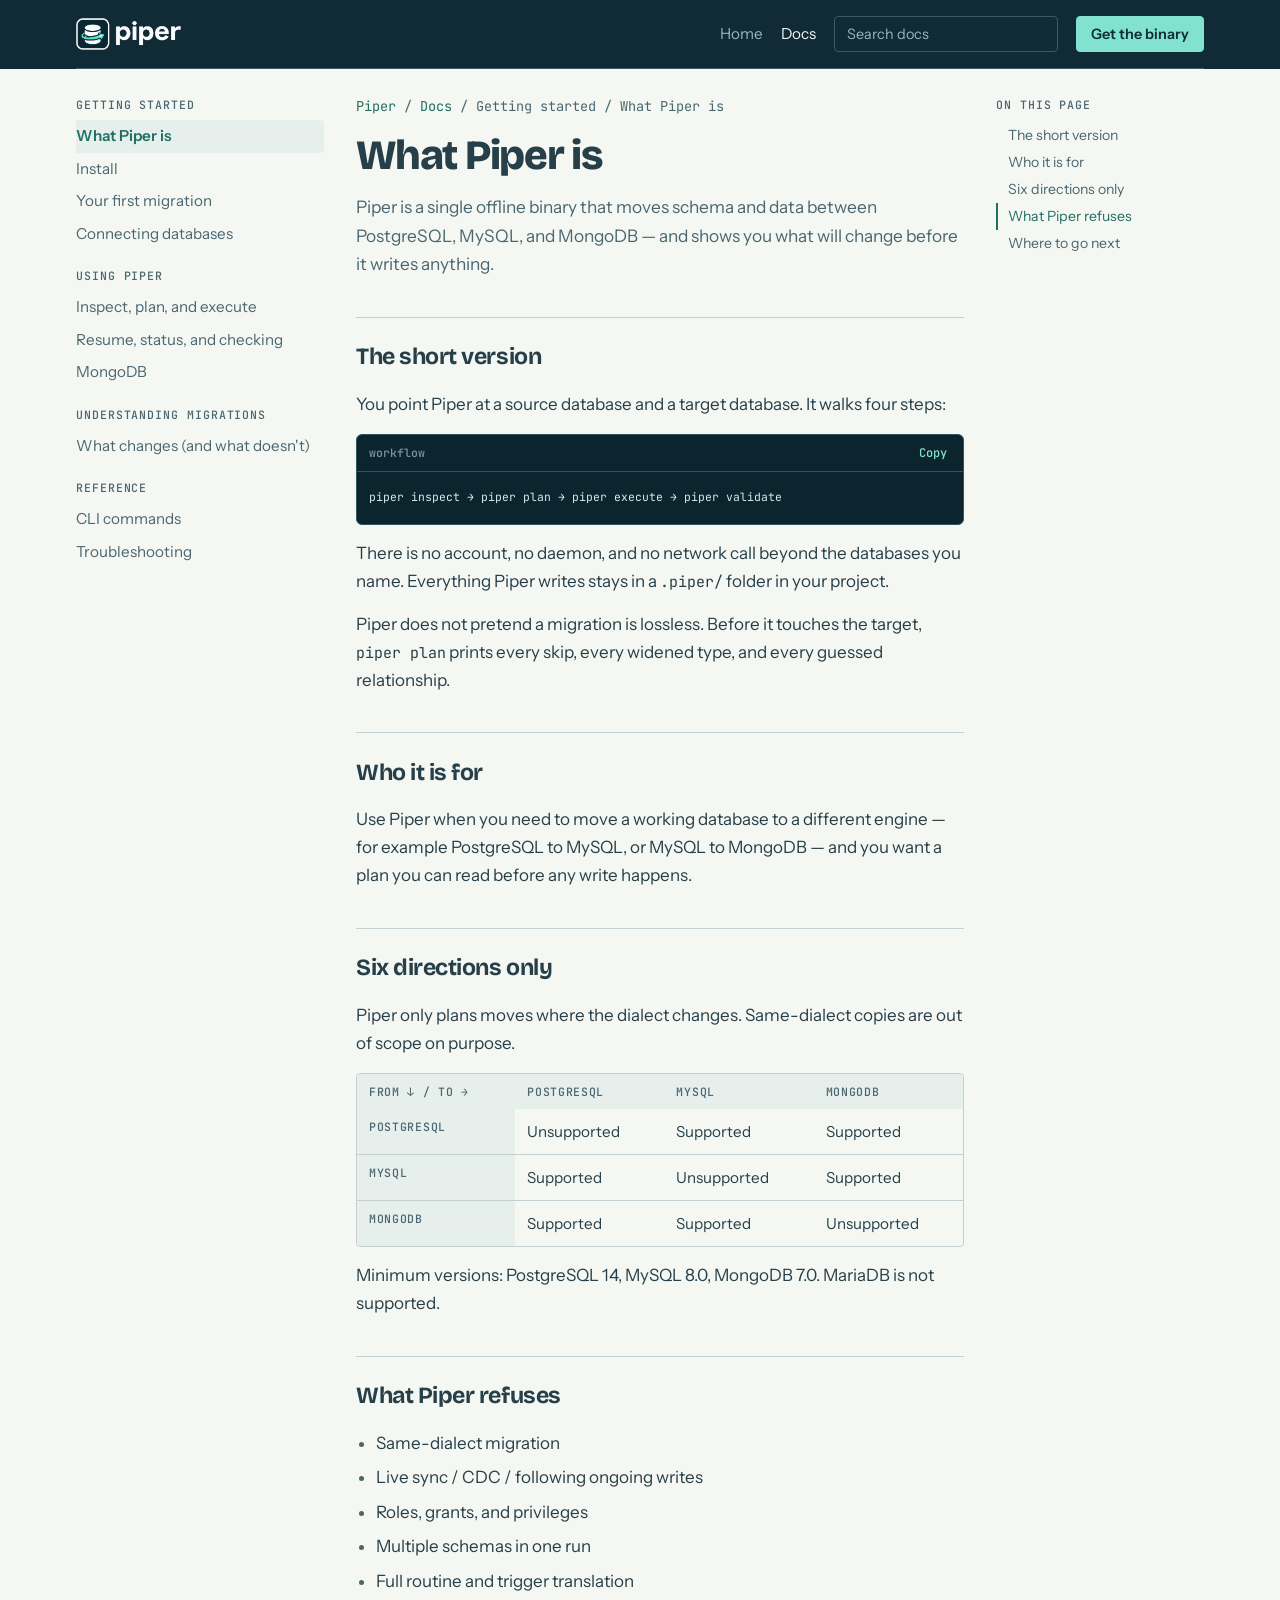
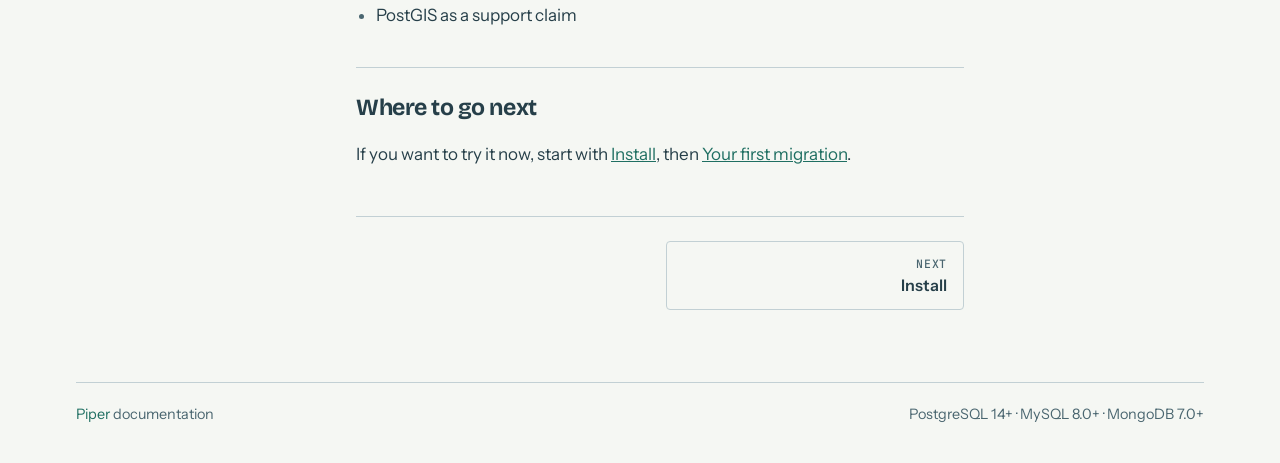
<file: docs/index.html>
<!doctype html>
<html lang="en" data-docs-page="intro">
<head>
<meta charset="utf-8">
<meta name="viewport" content="width=device-width,initial-scale=1,viewport-fit=cover">
<title>What Piper is · Piper Docs</title>
<meta name="description" content="Piper is an offline CLI that migrates schema and data across PostgreSQL, MySQL, and MongoDB.">
<link rel="canonical" href="https://piperbyadam.vercel.app/docs/">
<meta property="og:title" content="What Piper is · Piper Docs">
<meta property="og:description" content="Piper is an offline CLI that migrates schema and data across PostgreSQL, MySQL, and MongoDB.">
<meta property="og:url" content="https://piperbyadam.vercel.app/docs/">
<meta property="og:type" content="website">
<meta property="og:image" content="https://piperbyadam.vercel.app/og.png">
<meta name="twitter:card" content="summary_large_image">
<meta name="twitter:title" content="What Piper is · Piper Docs">
<meta name="twitter:description" content="Piper is an offline CLI that migrates schema and data across PostgreSQL, MySQL, and MongoDB.">
<meta name="twitter:image" content="https://piperbyadam.vercel.app/og.png">
<link rel="icon" href="/favicon.ico" sizes="any">
<link rel="icon" href="/favicon.png" type="image/png" sizes="48x48">
<link rel="icon" href="/favicon-32.png" type="image/png" sizes="32x32">
<link rel="apple-touch-icon" href="/apple-touch-icon.png">
<link rel="preconnect" href="https://fonts.googleapis.com">
<link rel="preconnect" href="https://fonts.gstatic.com" crossorigin>
<link rel="stylesheet" href="https://fonts.googleapis.com/css2?family=Bricolage+Grotesque:opsz,wght@12..96,500;12..96,700;12..96,800&family=Instrument+Sans:wght@400;500;600&family=JetBrains+Mono:wght@400;500;700&display=swap">
<link rel="stylesheet" href="assets/docs.css">
</head>
<body>
<div class="band-deep">
  <div class="wrap">
    <header class="docs-top">
      <a class="mark" href="../index.html" aria-label="Piper home">
        <img src="../logo.png" alt="" width="118" height="36" decoding="async">
      </a>
      <nav class="docs-nav" aria-label="Primary">
        <a class="hide-sm" href="../index.html">Home</a>
        <a href="index.html" aria-current="page">Docs</a>
        <div class="docs-search-wrap">
          <label class="visually-hidden" for="docs-search" style="position:absolute;left:-9999px">Search docs</label>
          <input id="docs-search" class="docs-search" type="search" placeholder="Search docs" autocomplete="off">
          <div id="docs-search-results" class="docs-search-results" hidden></div>
        </div>
        <a class="btn" href="../index.html#get">Get the binary</a>
      </nav>
    </header>
  </div>
</div>

<div id="docs-backdrop" class="docs-backdrop" hidden></div>

<div class="wrap">
  <div class="docs-menu-bar">
    <button type="button" class="docs-menu-btn" id="docs-menu-btn" aria-expanded="false" aria-controls="docs-sidebar">Menu</button>
  </div>
  <div class="docs-shell">
    <aside class="docs-sidebar" id="docs-sidebar" aria-label="Documentation">
      <nav class="docs-side-nav" id="docs-side-nav"></nav>
    </aside>
    <div class="docs-main">
      <p class="docs-crumb" id="docs-crumb"></p>
      <details class="docs-toc-mobile">
        <summary>On this page</summary>
        <nav id="docs-toc-mobile-nav"></nav>
      </details>
      <article class="docs-article">
<h1>What Piper is</h1>
<p class="docs-lede">Piper is a single offline binary that moves schema and data between PostgreSQL, MySQL, and MongoDB — and shows you what will change before it writes anything.</p>

<h2>The short version</h2>
<p>You point Piper at a source database and a target database. It walks four steps:</p>
<div class="docs-code">
  <div class="docs-code-bar"><span>workflow</span><button type="button" data-copy="piper inspect → piper plan → piper execute → piper validate">Copy</button></div>
  <pre><code>piper inspect → piper plan → piper execute → piper validate</code></pre>
</div>
<p>There is no account, no daemon, and no network call beyond the databases you name. Everything Piper writes stays in a <code>.piper/</code> folder in your project.</p>
<p>Piper does not pretend a migration is lossless. Before it touches the target, <code>piper plan</code> prints every skip, every widened type, and every guessed relationship.</p>

<h2>Who it is for</h2>
<p>Use Piper when you need to move a working database to a different engine — for example PostgreSQL to MySQL, or MySQL to MongoDB — and you want a plan you can read before any write happens.</p>

<h2>Six directions only</h2>
<p>Piper only plans moves where the dialect changes. Same-dialect copies are out of scope on purpose.</p>
<div class="docs-table-wrap">
<table class="docs-table">
  <thead><tr><th><span class="mx-key">From ↓</span> / <span class="mx-key">To →</span></th><th>PostgreSQL</th><th>MySQL</th><th>MongoDB</th></tr></thead>
  <tbody>
    <tr><th>PostgreSQL</th><td>Unsupported</td><td>Supported</td><td>Supported</td></tr>
    <tr><th>MySQL</th><td>Supported</td><td>Unsupported</td><td>Supported</td></tr>
    <tr><th>MongoDB</th><td>Supported</td><td>Supported</td><td>Unsupported</td></tr>
  </tbody>
</table>
</div>
<p>Minimum versions: PostgreSQL 14, MySQL 8.0, MongoDB 7.0. MariaDB is not supported.</p>

<h2>What Piper refuses</h2>
<ul>
  <li>Same-dialect migration</li>
  <li>Live sync / CDC / following ongoing writes</li>
  <li>Roles, grants, and privileges</li>
  <li>Multiple schemas in one run</li>
  <li>Full routine and trigger translation</li>
  <li>PostGIS as a support claim</li>
</ul>

<h2>Where to go next</h2>
<p>If you want to try it now, start with <a href="install.html">Install</a>, then <a href="first-migration.html">Your first migration</a>.</p>

      </article>
      <nav class="docs-pager" id="docs-pager" aria-label="Page"></nav>
    </div>
    <aside class="docs-toc" aria-label="On this page">
      <p class="docs-toc-title">On this page</p>
      <nav id="docs-toc-nav"></nav>
    </aside>
  </div>
  <footer class="docs-footer">
    <span><a href="../index.html">Piper</a> documentation</span>
    <span>PostgreSQL 14+ · MySQL 8.0+ · MongoDB 7.0+</span>
  </footer>
</div>
<script src="assets/docs.js" defer></script>
</body>
</html>
</file>
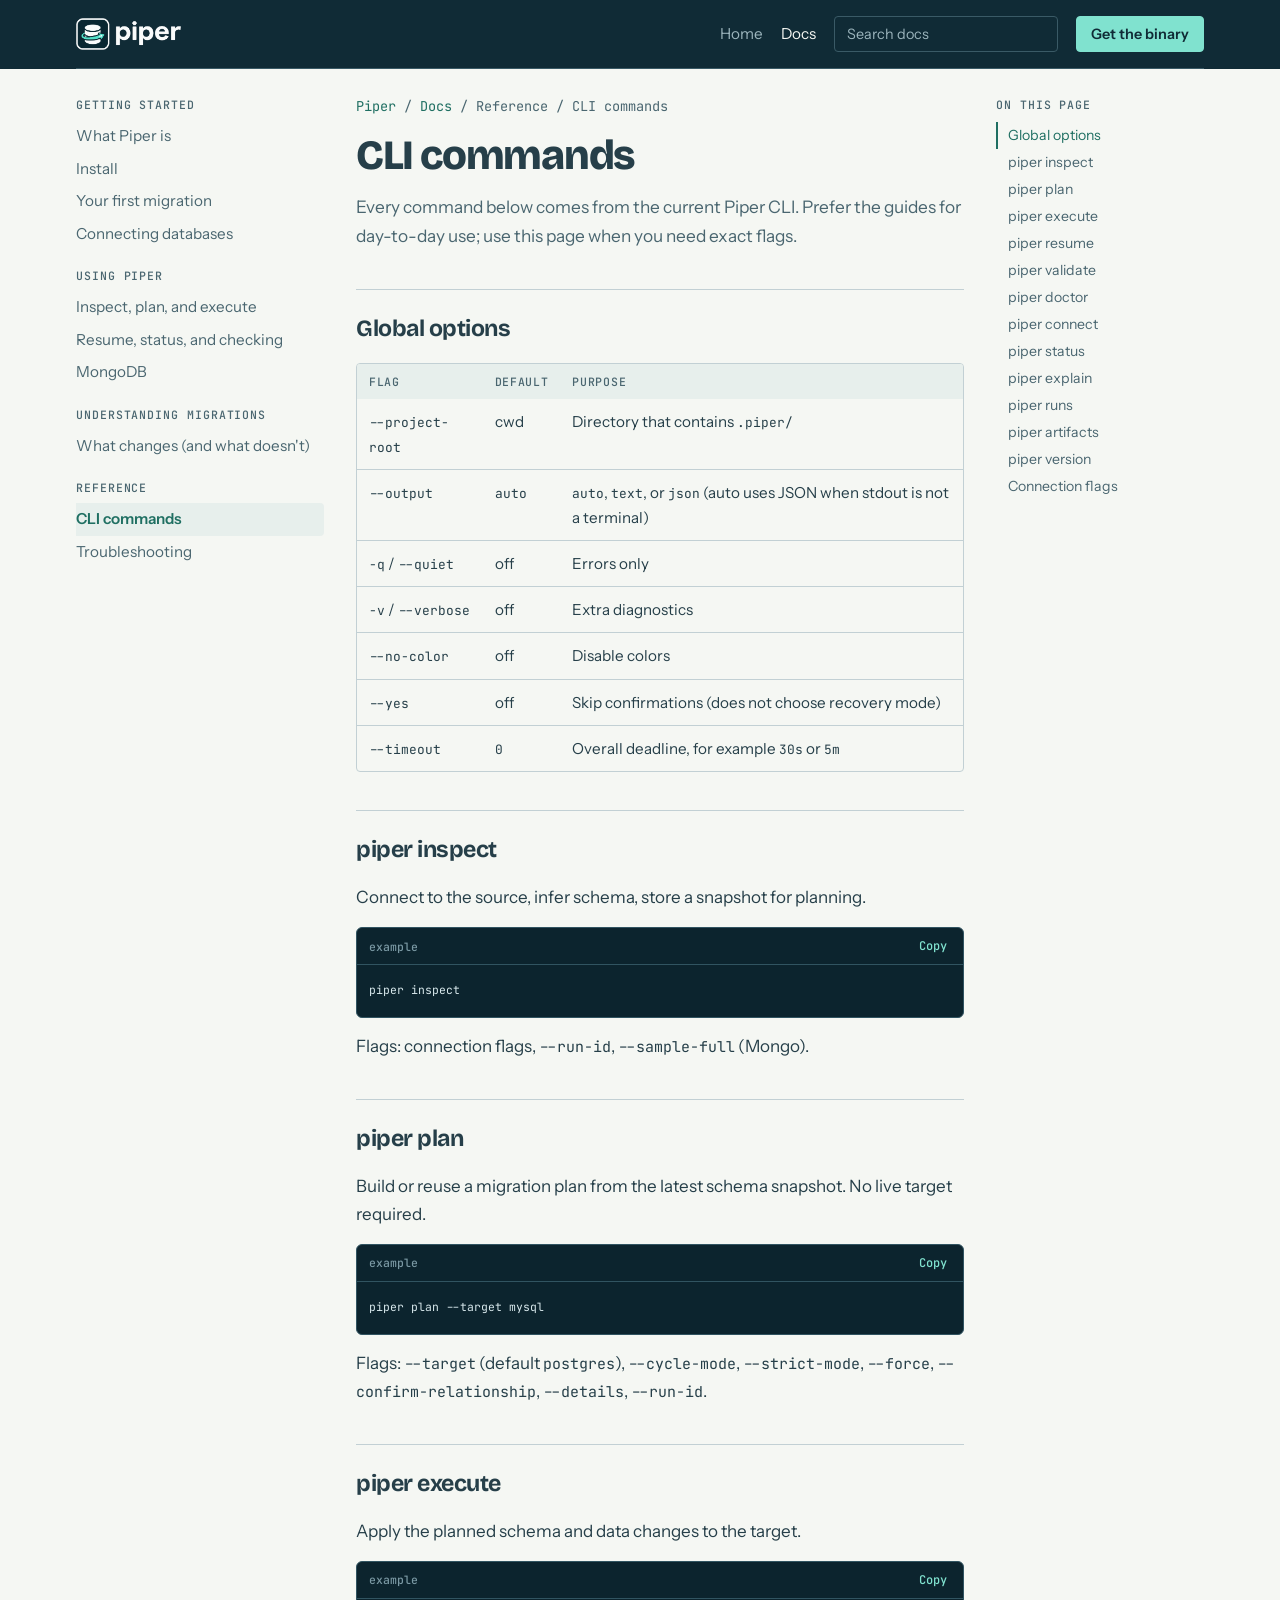
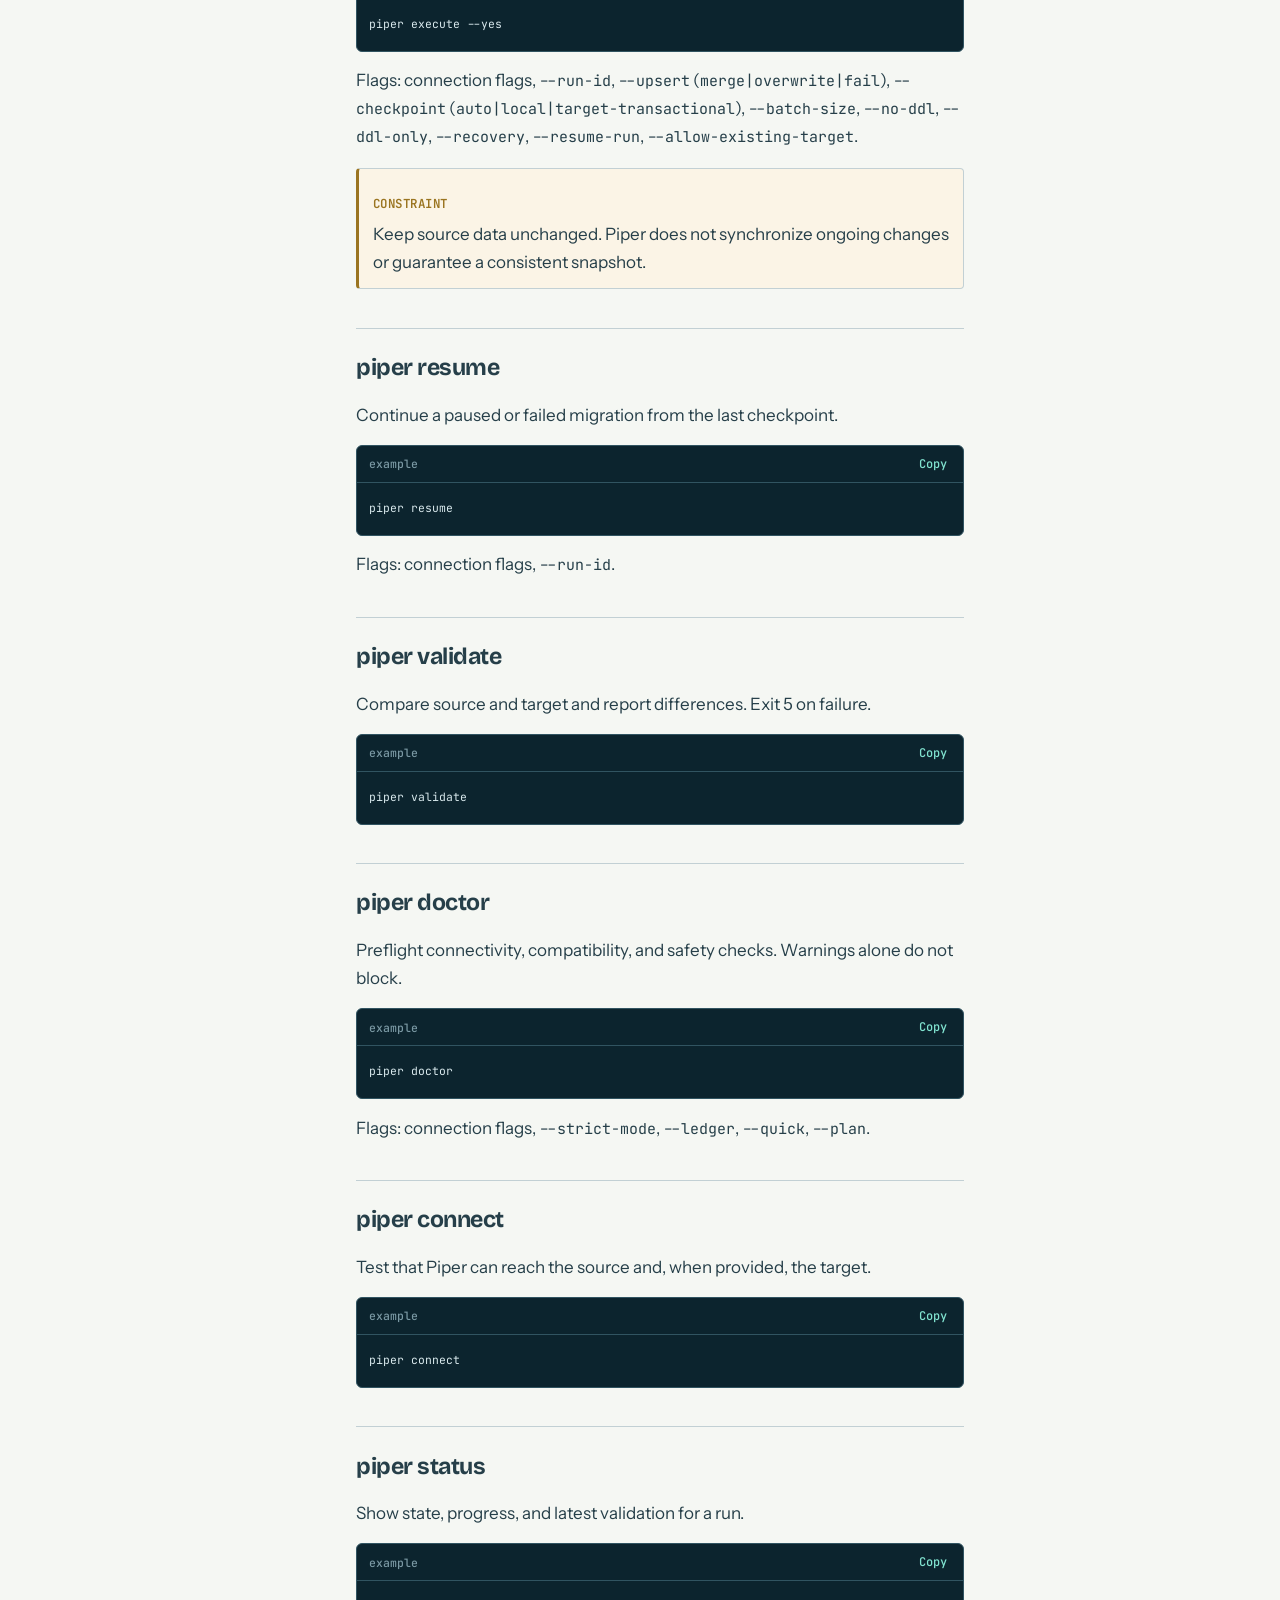
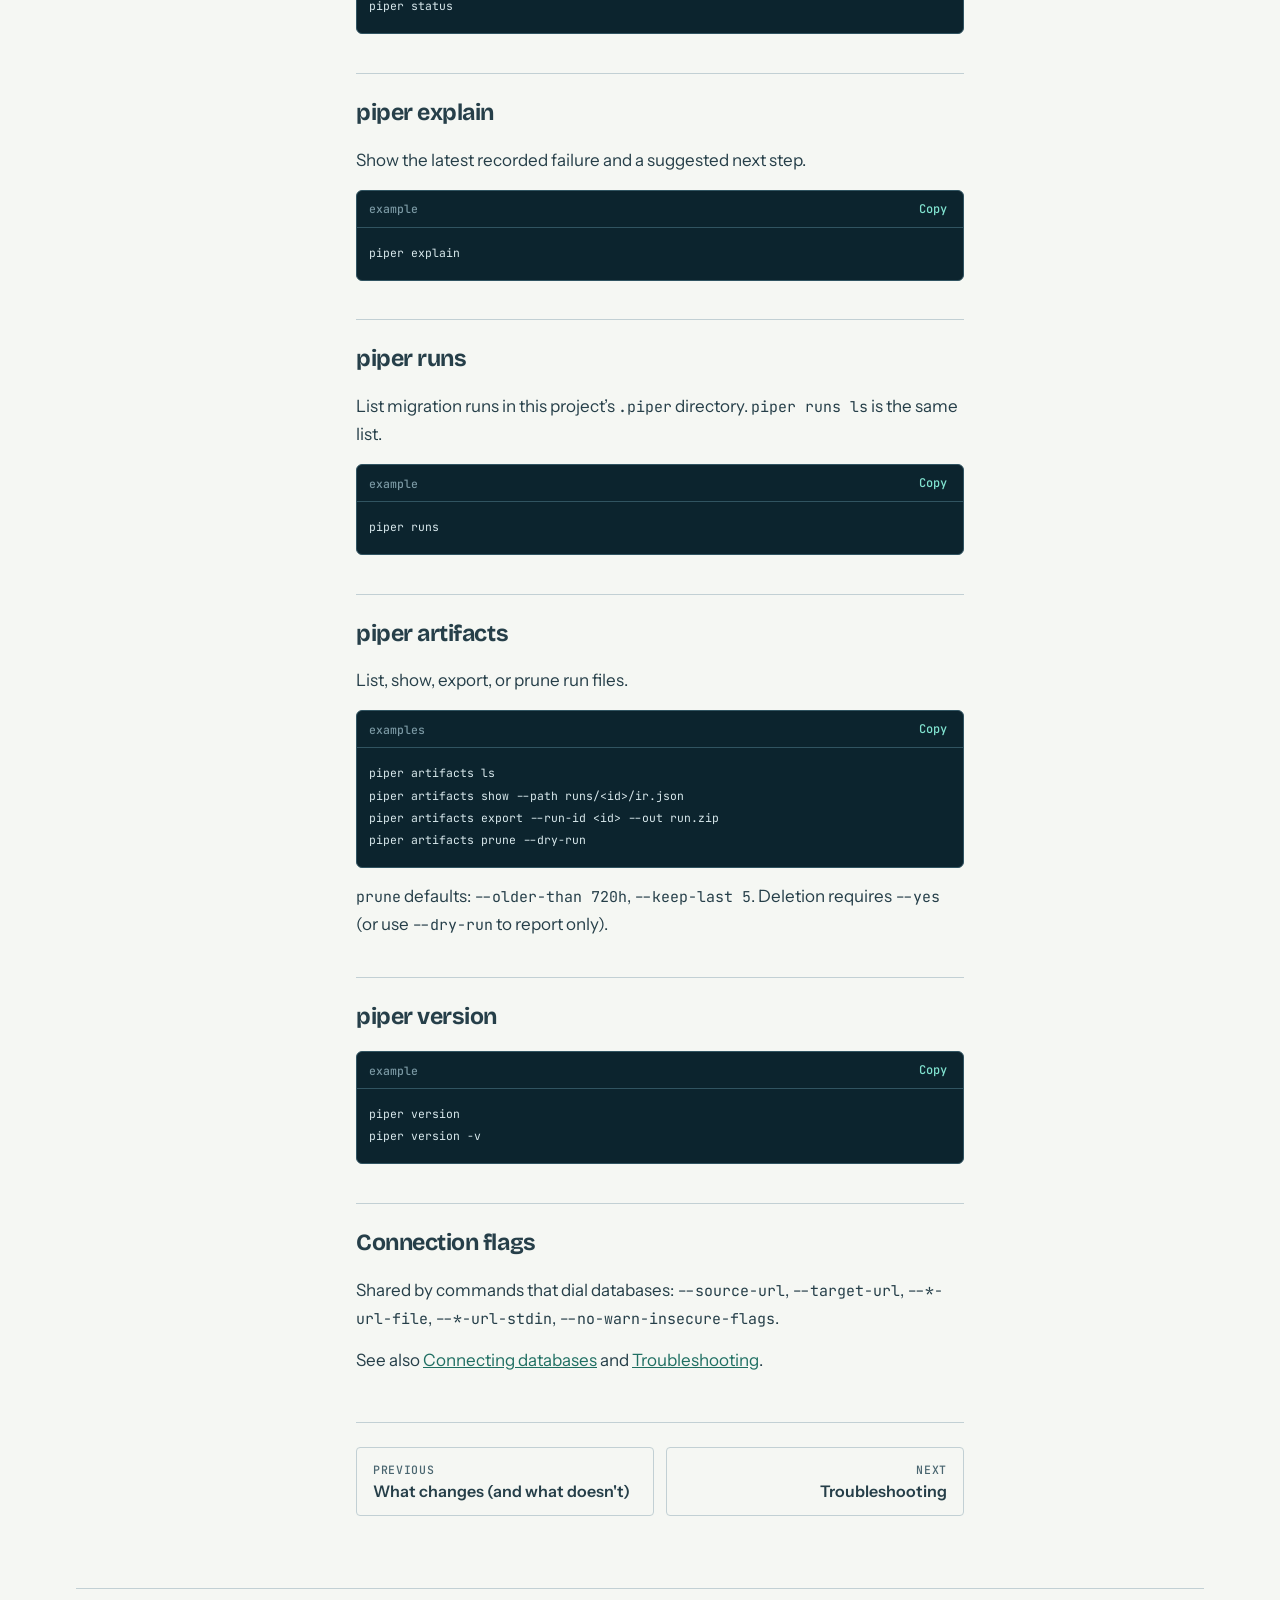
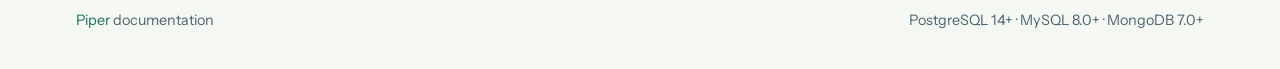
<file: docs/commands.html>
<!doctype html>
<html lang="en" data-docs-page="commands">
<head>
<meta charset="utf-8">
<meta name="viewport" content="width=device-width,initial-scale=1,viewport-fit=cover">
<title>CLI commands · Piper Docs</title>
<meta name="description" content="Verified Piper CLI command reference with flags, defaults, and examples.">
<link rel="canonical" href="https://piperbyadam.vercel.app/docs/commands.html">
<meta property="og:title" content="CLI commands · Piper Docs">
<meta property="og:description" content="Verified Piper CLI command reference with flags, defaults, and examples.">
<meta property="og:url" content="https://piperbyadam.vercel.app/docs/commands.html">
<meta property="og:type" content="website">
<meta property="og:image" content="https://piperbyadam.vercel.app/og.png">
<meta name="twitter:card" content="summary_large_image">
<meta name="twitter:title" content="CLI commands · Piper Docs">
<meta name="twitter:description" content="Verified Piper CLI command reference with flags, defaults, and examples.">
<meta name="twitter:image" content="https://piperbyadam.vercel.app/og.png">
<link rel="icon" href="/favicon.ico" sizes="any">
<link rel="icon" href="/favicon.png" type="image/png" sizes="48x48">
<link rel="icon" href="/favicon-32.png" type="image/png" sizes="32x32">
<link rel="apple-touch-icon" href="/apple-touch-icon.png">
<link rel="preconnect" href="https://fonts.googleapis.com">
<link rel="preconnect" href="https://fonts.gstatic.com" crossorigin>
<link rel="stylesheet" href="https://fonts.googleapis.com/css2?family=Bricolage+Grotesque:opsz,wght@12..96,500;12..96,700;12..96,800&family=Instrument+Sans:wght@400;500;600&family=JetBrains+Mono:wght@400;500;700&display=swap">
<link rel="stylesheet" href="assets/docs.css">
</head>
<body>
<div class="band-deep">
  <div class="wrap">
    <header class="docs-top">
      <a class="mark" href="../index.html" aria-label="Piper home">
        <img src="../logo.png" alt="" width="118" height="36" decoding="async">
      </a>
      <nav class="docs-nav" aria-label="Primary">
        <a class="hide-sm" href="../index.html">Home</a>
        <a href="index.html" aria-current="page">Docs</a>
        <div class="docs-search-wrap">
          <label class="visually-hidden" for="docs-search" style="position:absolute;left:-9999px">Search docs</label>
          <input id="docs-search" class="docs-search" type="search" placeholder="Search docs" autocomplete="off">
          <div id="docs-search-results" class="docs-search-results" hidden></div>
        </div>
        <a class="btn" href="../index.html#get">Get the binary</a>
      </nav>
    </header>
  </div>
</div>

<div id="docs-backdrop" class="docs-backdrop" hidden></div>

<div class="wrap">
  <div class="docs-menu-bar">
    <button type="button" class="docs-menu-btn" id="docs-menu-btn" aria-expanded="false" aria-controls="docs-sidebar">Menu</button>
  </div>
  <div class="docs-shell">
    <aside class="docs-sidebar" id="docs-sidebar" aria-label="Documentation">
      <nav class="docs-side-nav" id="docs-side-nav"></nav>
    </aside>
    <div class="docs-main">
      <p class="docs-crumb" id="docs-crumb"></p>
      <details class="docs-toc-mobile">
        <summary>On this page</summary>
        <nav id="docs-toc-mobile-nav"></nav>
      </details>
      <article class="docs-article">
<h1>CLI commands</h1>
<p class="docs-lede">Every command below comes from the current Piper CLI. Prefer the guides for day-to-day use; use this page when you need exact flags.</p>

<h2>Global options</h2>
<div class="docs-table-wrap">
<table class="docs-table">
  <thead><tr><th>Flag</th><th>Default</th><th>Purpose</th></tr></thead>
  <tbody>
    <tr><td><code>--project-root</code></td><td>cwd</td><td>Directory that contains <code>.piper/</code></td></tr>
    <tr><td><code>--output</code></td><td><code>auto</code></td><td><code>auto</code>, <code>text</code>, or <code>json</code> (auto uses JSON when stdout is not a terminal)</td></tr>
    <tr><td><code>-q</code> / <code>--quiet</code></td><td>off</td><td>Errors only</td></tr>
    <tr><td><code>-v</code> / <code>--verbose</code></td><td>off</td><td>Extra diagnostics</td></tr>
    <tr><td><code>--no-color</code></td><td>off</td><td>Disable colors</td></tr>
    <tr><td><code>--yes</code></td><td>off</td><td>Skip confirmations (does not choose recovery mode)</td></tr>
    <tr><td><code>--timeout</code></td><td><code>0</code></td><td>Overall deadline, for example <code>30s</code> or <code>5m</code></td></tr>
  </tbody>
</table>
</div>

<h2>piper inspect</h2>
<p>Connect to the source, infer schema, store a snapshot for planning.</p>
<div class="docs-code">
  <div class="docs-code-bar"><span>example</span><button type="button" data-copy="piper inspect">Copy</button></div>
  <pre><code>piper inspect</code></pre>
</div>
<p>Flags: connection flags, <code>--run-id</code>, <code>--sample-full</code> (Mongo).</p>

<h2>piper plan</h2>
<p>Build or reuse a migration plan from the latest schema snapshot. No live target required.</p>
<div class="docs-code">
  <div class="docs-code-bar"><span>example</span><button type="button" data-copy="piper plan --target mysql">Copy</button></div>
  <pre><code>piper plan --target mysql</code></pre>
</div>
<p>Flags: <code>--target</code> (default <code>postgres</code>), <code>--cycle-mode</code>, <code>--strict-mode</code>, <code>--force</code>, <code>--confirm-relationship</code>, <code>--details</code>, <code>--run-id</code>.</p>

<h2>piper execute</h2>
<p>Apply the planned schema and data changes to the target.</p>
<div class="docs-code">
  <div class="docs-code-bar"><span>example</span><button type="button" data-copy="piper execute --yes">Copy</button></div>
  <pre><code>piper execute --yes</code></pre>
</div>
<p>Flags: connection flags, <code>--run-id</code>, <code>--upsert</code> (<code>merge|overwrite|fail</code>), <code>--checkpoint</code> (<code>auto|local|target-transactional</code>), <code>--batch-size</code>, <code>--no-ddl</code>, <code>--ddl-only</code>, <code>--recovery</code>, <code>--resume-run</code>, <code>--allow-existing-target</code>.</p>
<div class="docs-warn">
  <p><strong>Constraint</strong></p>
  <p>Keep source data unchanged. Piper does not synchronize ongoing changes or guarantee a consistent snapshot.</p>
</div>

<h2>piper resume</h2>
<p>Continue a paused or failed migration from the last checkpoint.</p>
<div class="docs-code">
  <div class="docs-code-bar"><span>example</span><button type="button" data-copy="piper resume">Copy</button></div>
  <pre><code>piper resume</code></pre>
</div>
<p>Flags: connection flags, <code>--run-id</code>.</p>

<h2>piper validate</h2>
<p>Compare source and target and report differences. Exit 5 on failure.</p>
<div class="docs-code">
  <div class="docs-code-bar"><span>example</span><button type="button" data-copy="piper validate">Copy</button></div>
  <pre><code>piper validate</code></pre>
</div>

<h2>piper doctor</h2>
<p>Preflight connectivity, compatibility, and safety checks. Warnings alone do not block.</p>
<div class="docs-code">
  <div class="docs-code-bar"><span>example</span><button type="button" data-copy="piper doctor">Copy</button></div>
  <pre><code>piper doctor</code></pre>
</div>
<p>Flags: connection flags, <code>--strict-mode</code>, <code>--ledger</code>, <code>--quick</code>, <code>--plan</code>.</p>

<h2>piper connect</h2>
<p>Test that Piper can reach the source and, when provided, the target.</p>
<div class="docs-code">
  <div class="docs-code-bar"><span>example</span><button type="button" data-copy="piper connect">Copy</button></div>
  <pre><code>piper connect</code></pre>
</div>

<h2>piper status</h2>
<p>Show state, progress, and latest validation for a run.</p>
<div class="docs-code">
  <div class="docs-code-bar"><span>example</span><button type="button" data-copy="piper status">Copy</button></div>
  <pre><code>piper status</code></pre>
</div>

<h2>piper explain</h2>
<p>Show the latest recorded failure and a suggested next step.</p>
<div class="docs-code">
  <div class="docs-code-bar"><span>example</span><button type="button" data-copy="piper explain">Copy</button></div>
  <pre><code>piper explain</code></pre>
</div>

<h2>piper runs</h2>
<p>List migration runs in this project’s <code>.piper</code> directory. <code>piper runs ls</code> is the same list.</p>
<div class="docs-code">
  <div class="docs-code-bar"><span>example</span><button type="button" data-copy="piper runs">Copy</button></div>
  <pre><code>piper runs</code></pre>
</div>

<h2>piper artifacts</h2>
<p>List, show, export, or prune run files.</p>
<div class="docs-code">
  <div class="docs-code-bar"><span>examples</span><button type="button" data-copy="piper artifacts ls
piper artifacts show --path runs/&lt;id&gt;/ir.json
piper artifacts export --run-id &lt;id&gt; --out run.zip
piper artifacts prune --dry-run">Copy</button></div>
  <pre><code>piper artifacts ls
piper artifacts show --path runs/&lt;id&gt;/ir.json
piper artifacts export --run-id &lt;id&gt; --out run.zip
piper artifacts prune --dry-run</code></pre>
</div>
<p><code>prune</code> defaults: <code>--older-than 720h</code>, <code>--keep-last 5</code>. Deletion requires <code>--yes</code> (or use <code>--dry-run</code> to report only).</p>

<h2>piper version</h2>
<div class="docs-code">
  <div class="docs-code-bar"><span>example</span><button type="button" data-copy="piper version
piper version -v">Copy</button></div>
  <pre><code>piper version
piper version -v</code></pre>
</div>

<h2>Connection flags</h2>
<p>Shared by commands that dial databases: <code>--source-url</code>, <code>--target-url</code>, <code>--*-url-file</code>, <code>--*-url-stdin</code>, <code>--no-warn-insecure-flags</code>.</p>
<p>See also <a href="connections.html">Connecting databases</a> and <a href="troubleshooting.html">Troubleshooting</a>.</p>

      </article>
      <nav class="docs-pager" id="docs-pager" aria-label="Page"></nav>
    </div>
    <aside class="docs-toc" aria-label="On this page">
      <p class="docs-toc-title">On this page</p>
      <nav id="docs-toc-nav"></nav>
    </aside>
  </div>
  <footer class="docs-footer">
    <span><a href="../index.html">Piper</a> documentation</span>
    <span>PostgreSQL 14+ · MySQL 8.0+ · MongoDB 7.0+</span>
  </footer>
</div>
<script src="assets/docs.js" defer></script>
</body>
</html>
</file>
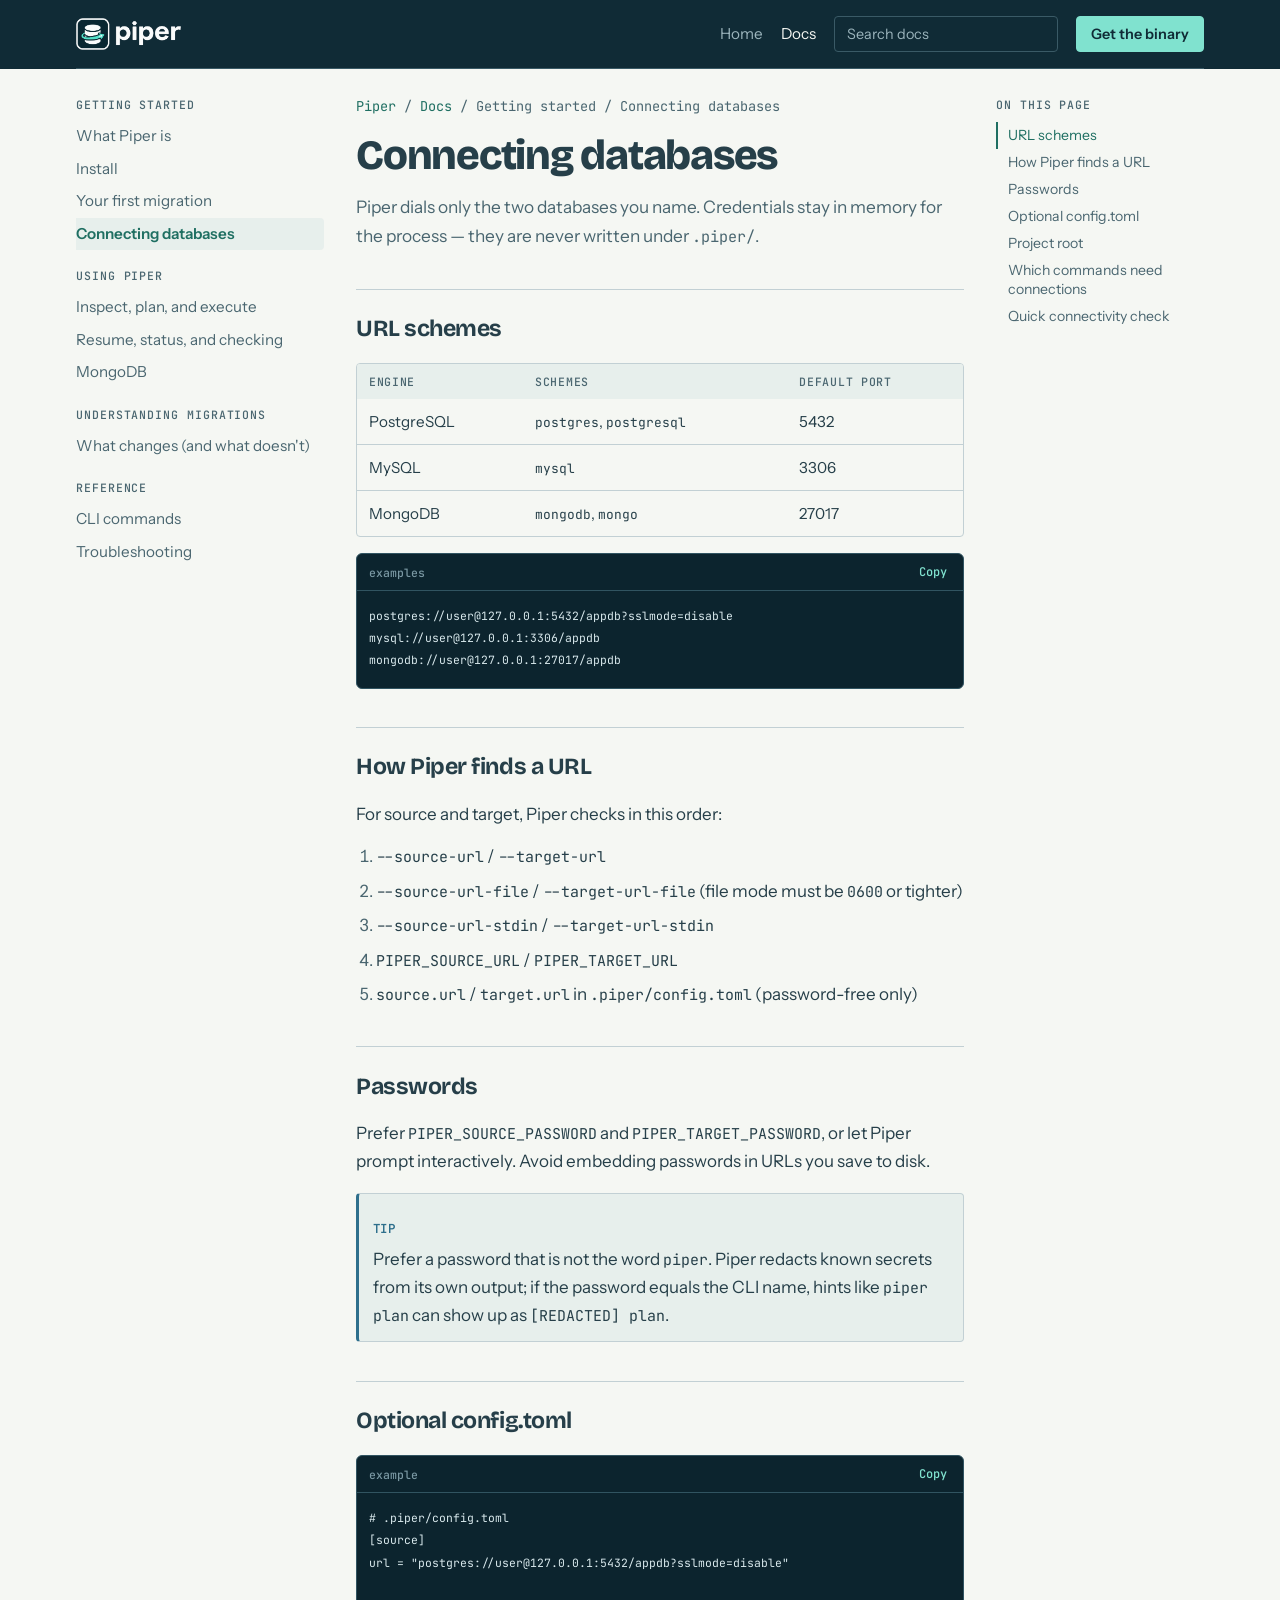
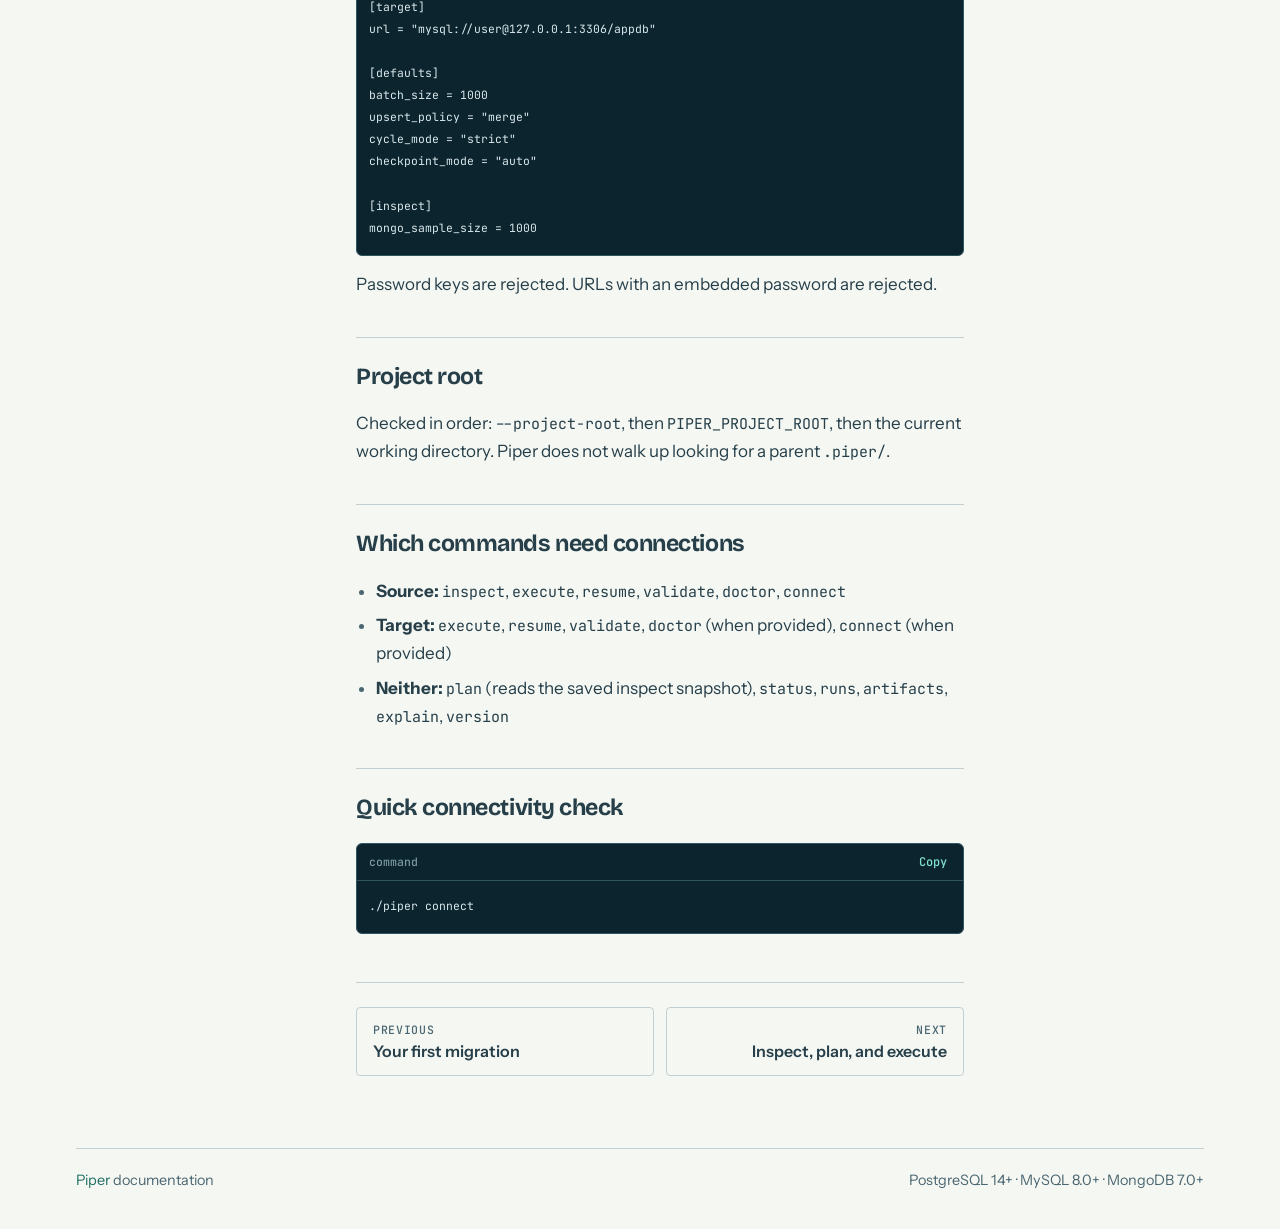
<file: docs/connections.html>
<!doctype html>
<html lang="en" data-docs-page="connections">
<head>
<meta charset="utf-8">
<meta name="viewport" content="width=device-width,initial-scale=1,viewport-fit=cover">
<title>Connecting databases · Piper Docs</title>
<meta name="description" content="How Piper resolves source and target database URLs, passwords, and project roots.">
<link rel="canonical" href="https://piperbyadam.vercel.app/docs/connections.html">
<meta property="og:title" content="Connecting databases · Piper Docs">
<meta property="og:description" content="How Piper resolves source and target database URLs, passwords, and project roots.">
<meta property="og:url" content="https://piperbyadam.vercel.app/docs/connections.html">
<meta property="og:type" content="website">
<meta property="og:image" content="https://piperbyadam.vercel.app/og.png">
<meta name="twitter:card" content="summary_large_image">
<meta name="twitter:title" content="Connecting databases · Piper Docs">
<meta name="twitter:description" content="How Piper resolves source and target database URLs, passwords, and project roots.">
<meta name="twitter:image" content="https://piperbyadam.vercel.app/og.png">
<link rel="icon" href="/favicon.ico" sizes="any">
<link rel="icon" href="/favicon.png" type="image/png" sizes="48x48">
<link rel="icon" href="/favicon-32.png" type="image/png" sizes="32x32">
<link rel="apple-touch-icon" href="/apple-touch-icon.png">
<link rel="preconnect" href="https://fonts.googleapis.com">
<link rel="preconnect" href="https://fonts.gstatic.com" crossorigin>
<link rel="stylesheet" href="https://fonts.googleapis.com/css2?family=Bricolage+Grotesque:opsz,wght@12..96,500;12..96,700;12..96,800&family=Instrument+Sans:wght@400;500;600&family=JetBrains+Mono:wght@400;500;700&display=swap">
<link rel="stylesheet" href="assets/docs.css">
</head>
<body>
<div class="band-deep">
  <div class="wrap">
    <header class="docs-top">
      <a class="mark" href="../index.html" aria-label="Piper home">
        <img src="../logo.png" alt="" width="118" height="36" decoding="async">
      </a>
      <nav class="docs-nav" aria-label="Primary">
        <a class="hide-sm" href="../index.html">Home</a>
        <a href="index.html" aria-current="page">Docs</a>
        <div class="docs-search-wrap">
          <label class="visually-hidden" for="docs-search" style="position:absolute;left:-9999px">Search docs</label>
          <input id="docs-search" class="docs-search" type="search" placeholder="Search docs" autocomplete="off">
          <div id="docs-search-results" class="docs-search-results" hidden></div>
        </div>
        <a class="btn" href="../index.html#get">Get the binary</a>
      </nav>
    </header>
  </div>
</div>

<div id="docs-backdrop" class="docs-backdrop" hidden></div>

<div class="wrap">
  <div class="docs-menu-bar">
    <button type="button" class="docs-menu-btn" id="docs-menu-btn" aria-expanded="false" aria-controls="docs-sidebar">Menu</button>
  </div>
  <div class="docs-shell">
    <aside class="docs-sidebar" id="docs-sidebar" aria-label="Documentation">
      <nav class="docs-side-nav" id="docs-side-nav"></nav>
    </aside>
    <div class="docs-main">
      <p class="docs-crumb" id="docs-crumb"></p>
      <details class="docs-toc-mobile">
        <summary>On this page</summary>
        <nav id="docs-toc-mobile-nav"></nav>
      </details>
      <article class="docs-article">
<h1>Connecting databases</h1>
<p class="docs-lede">Piper dials only the two databases you name. Credentials stay in memory for the process — they are never written under <code>.piper/</code>.</p>

<h2>URL schemes</h2>
<div class="docs-table-wrap">
<table class="docs-table">
  <thead><tr><th>Engine</th><th>Schemes</th><th>Default port</th></tr></thead>
  <tbody>
    <tr><td>PostgreSQL</td><td><code>postgres</code>, <code>postgresql</code></td><td>5432</td></tr>
    <tr><td>MySQL</td><td><code>mysql</code></td><td>3306</td></tr>
    <tr><td>MongoDB</td><td><code>mongodb</code>, <code>mongo</code></td><td>27017</td></tr>
  </tbody>
</table>
</div>
<div class="docs-code">
  <div class="docs-code-bar"><span>examples</span><button type="button" data-copy="postgres://user@127.0.0.1:5432/appdb?sslmode=disable
mysql://user@127.0.0.1:3306/appdb
mongodb://user@127.0.0.1:27017/appdb">Copy</button></div>
  <pre><code>postgres://user@127.0.0.1:5432/appdb?sslmode=disable
mysql://user@127.0.0.1:3306/appdb
mongodb://user@127.0.0.1:27017/appdb</code></pre>
</div>

<h2>How Piper finds a URL</h2>
<p>For source and target, Piper checks in this order:</p>
<ol>
  <li><code>--source-url</code> / <code>--target-url</code></li>
  <li><code>--source-url-file</code> / <code>--target-url-file</code> (file mode must be <code>0600</code> or tighter)</li>
  <li><code>--source-url-stdin</code> / <code>--target-url-stdin</code></li>
  <li><code>PIPER_SOURCE_URL</code> / <code>PIPER_TARGET_URL</code></li>
  <li><code>source.url</code> / <code>target.url</code> in <code>.piper/config.toml</code> (password-free only)</li>
</ol>

<h2>Passwords</h2>
<p>Prefer <code>PIPER_SOURCE_PASSWORD</code> and <code>PIPER_TARGET_PASSWORD</code>, or let Piper prompt interactively. Avoid embedding passwords in URLs you save to disk.</p>
<div class="docs-note">
  <p><strong>Tip</strong></p>
  <p>Prefer a password that is not the word <code>piper</code>. Piper redacts known secrets from its own output; if the password equals the CLI name, hints like <code>piper plan</code> can show up as <code>[REDACTED] plan</code>.</p>
</div>

<h2>Optional config.toml</h2>
<div class="docs-code">
  <div class="docs-code-bar"><span>example</span><button type="button" data-copy="# .piper/config.toml
[source]
url = &quot;postgres://user@127.0.0.1:5432/appdb?sslmode=disable&quot;

[target]
url = &quot;mysql://user@127.0.0.1:3306/appdb&quot;

[defaults]
batch_size = 1000
upsert_policy = &quot;merge&quot;
cycle_mode = &quot;strict&quot;
checkpoint_mode = &quot;auto&quot;

[inspect]
mongo_sample_size = 1000">Copy</button></div>
  <pre><code># .piper/config.toml
[source]
url = &quot;postgres://user@127.0.0.1:5432/appdb?sslmode=disable&quot;

[target]
url = &quot;mysql://user@127.0.0.1:3306/appdb&quot;

[defaults]
batch_size = 1000
upsert_policy = &quot;merge&quot;
cycle_mode = &quot;strict&quot;
checkpoint_mode = &quot;auto&quot;

[inspect]
mongo_sample_size = 1000</code></pre>
</div>
<p>Password keys are rejected. URLs with an embedded password are rejected.</p>

<h2>Project root</h2>
<p>Checked in order: <code>--project-root</code>, then <code>PIPER_PROJECT_ROOT</code>, then the current working directory. Piper does not walk up looking for a parent <code>.piper/</code>.</p>

<h2>Which commands need connections</h2>
<ul>
  <li><strong>Source:</strong> <code>inspect</code>, <code>execute</code>, <code>resume</code>, <code>validate</code>, <code>doctor</code>, <code>connect</code></li>
  <li><strong>Target:</strong> <code>execute</code>, <code>resume</code>, <code>validate</code>, <code>doctor</code> (when provided), <code>connect</code> (when provided)</li>
  <li><strong>Neither:</strong> <code>plan</code> (reads the saved inspect snapshot), <code>status</code>, <code>runs</code>, <code>artifacts</code>, <code>explain</code>, <code>version</code></li>
</ul>

<h2>Quick connectivity check</h2>
<div class="docs-code">
  <div class="docs-code-bar"><span>command</span><button type="button" data-copy="./piper connect">Copy</button></div>
  <pre><code>./piper connect</code></pre>
</div>

      </article>
      <nav class="docs-pager" id="docs-pager" aria-label="Page"></nav>
    </div>
    <aside class="docs-toc" aria-label="On this page">
      <p class="docs-toc-title">On this page</p>
      <nav id="docs-toc-nav"></nav>
    </aside>
  </div>
  <footer class="docs-footer">
    <span><a href="../index.html">Piper</a> documentation</span>
    <span>PostgreSQL 14+ · MySQL 8.0+ · MongoDB 7.0+</span>
  </footer>
</div>
<script src="assets/docs.js" defer></script>
</body>
</html>
</file>
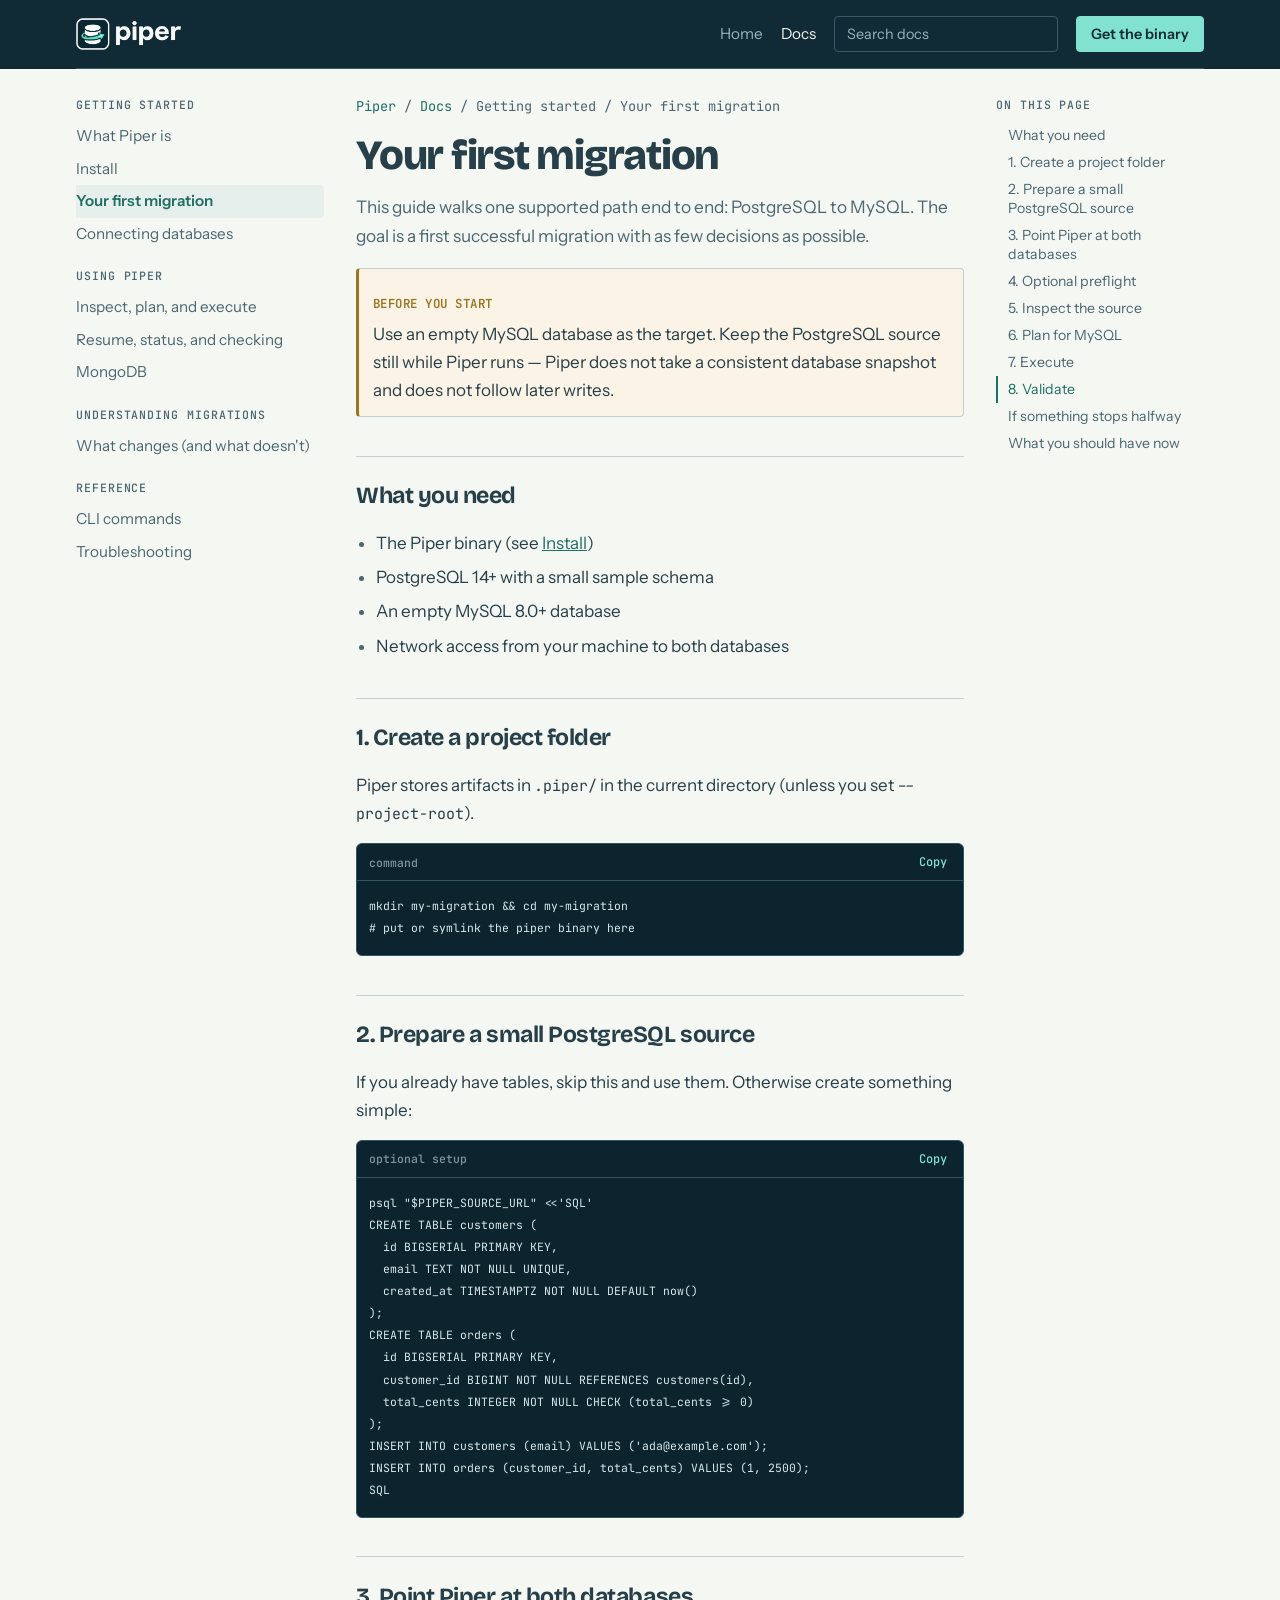
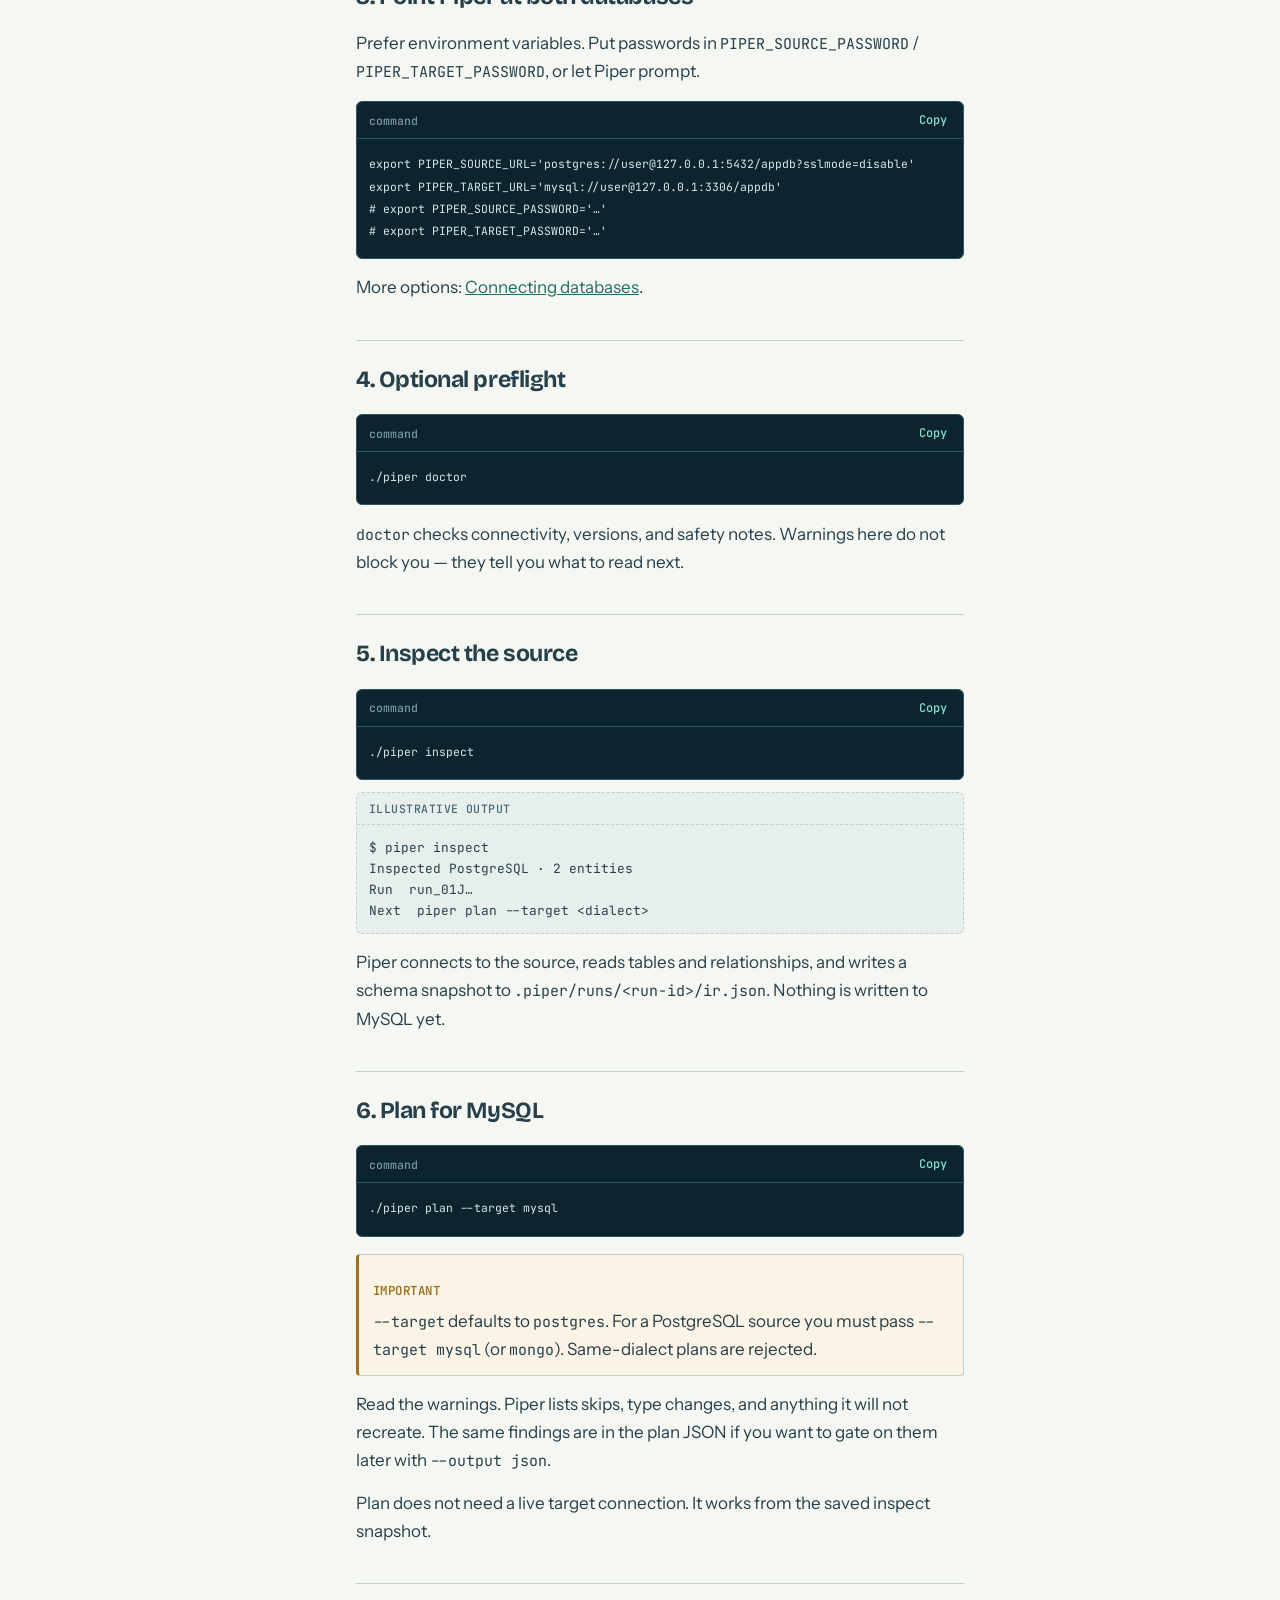
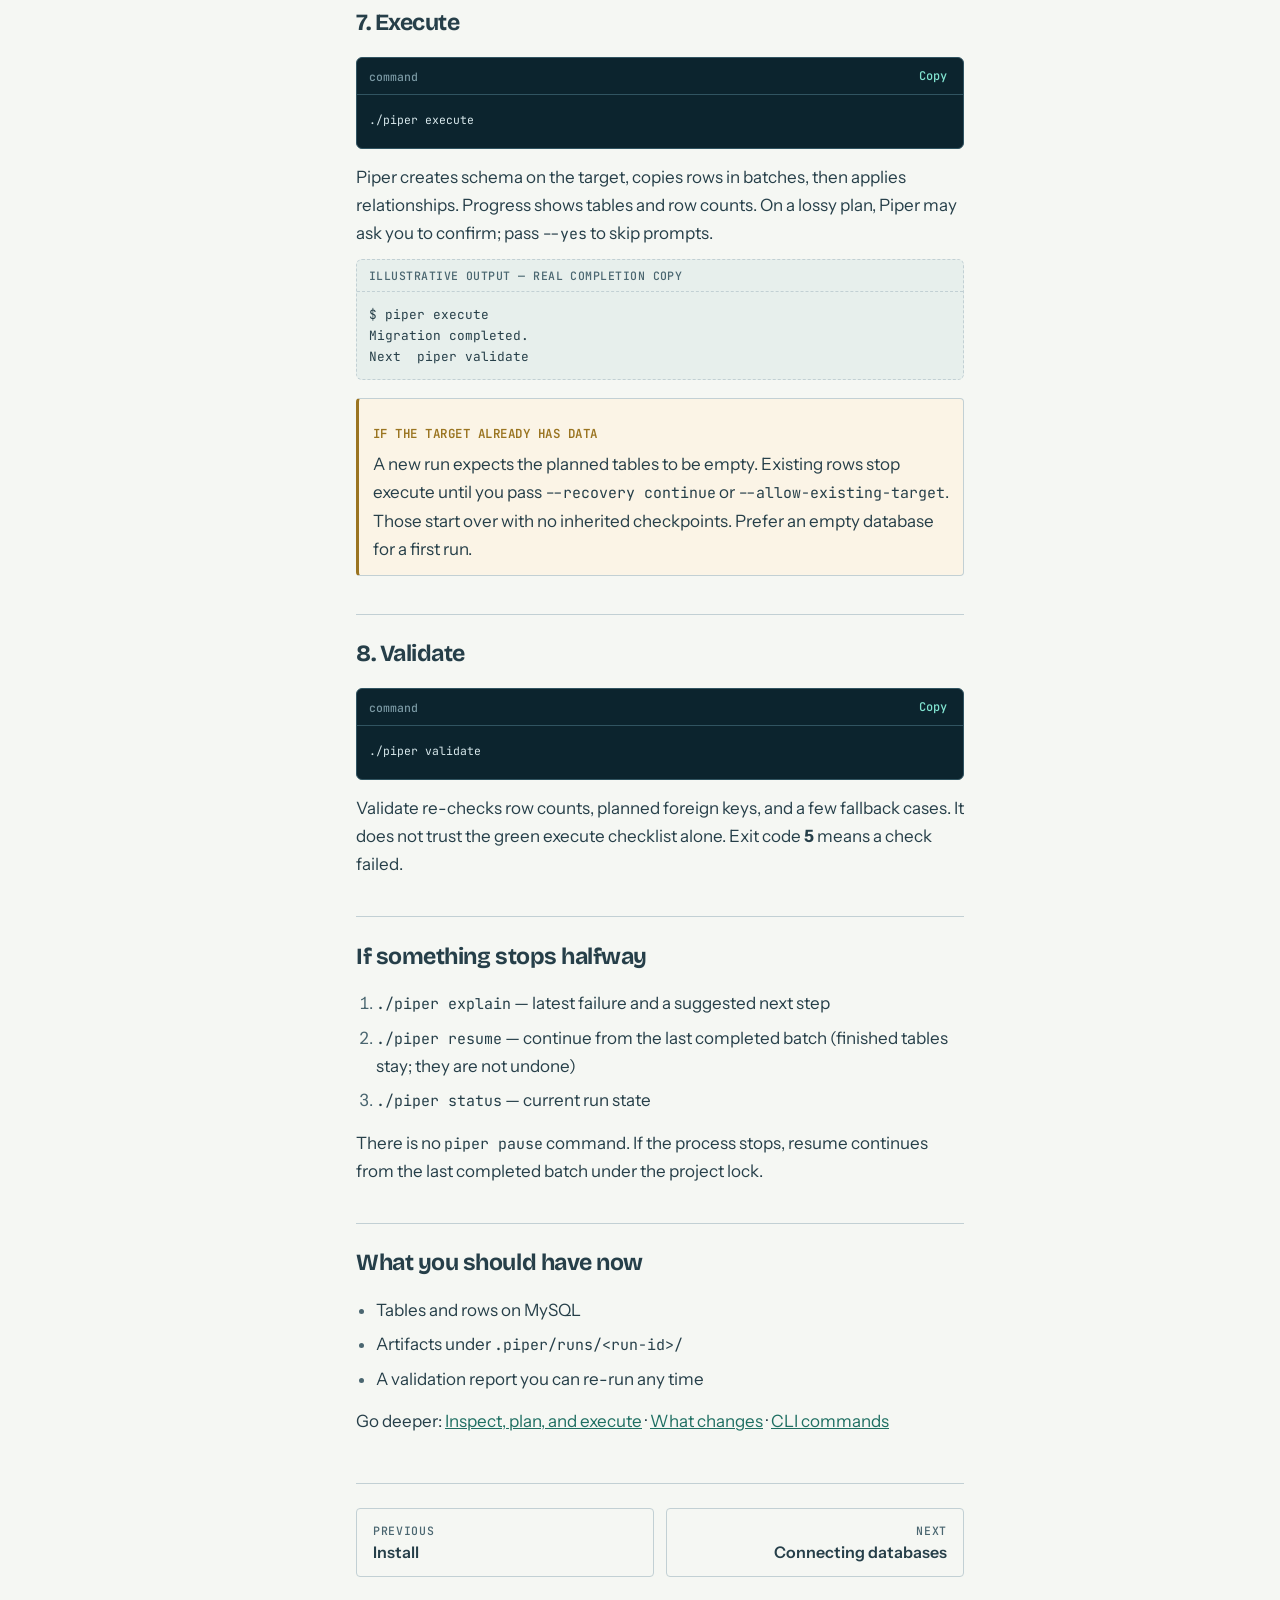
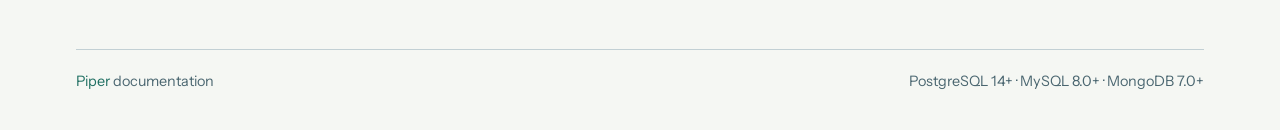
<file: docs/first-migration.html>
<!doctype html>
<html lang="en" data-docs-page="first-migration">
<head>
<meta charset="utf-8">
<meta name="viewport" content="width=device-width,initial-scale=1,viewport-fit=cover">
<title>Your first migration · Piper Docs</title>
<meta name="description" content="Walk through a PostgreSQL to MySQL migration with Piper from install to validate.">
<link rel="canonical" href="https://piperbyadam.vercel.app/docs/first-migration.html">
<meta property="og:title" content="Your first migration · Piper Docs">
<meta property="og:description" content="Walk through a PostgreSQL to MySQL migration with Piper from install to validate.">
<meta property="og:url" content="https://piperbyadam.vercel.app/docs/first-migration.html">
<meta property="og:type" content="website">
<meta property="og:image" content="https://piperbyadam.vercel.app/og.png">
<meta name="twitter:card" content="summary_large_image">
<meta name="twitter:title" content="Your first migration · Piper Docs">
<meta name="twitter:description" content="Walk through a PostgreSQL to MySQL migration with Piper from install to validate.">
<meta name="twitter:image" content="https://piperbyadam.vercel.app/og.png">
<link rel="icon" href="/favicon.ico" sizes="any">
<link rel="icon" href="/favicon.png" type="image/png" sizes="48x48">
<link rel="icon" href="/favicon-32.png" type="image/png" sizes="32x32">
<link rel="apple-touch-icon" href="/apple-touch-icon.png">
<link rel="preconnect" href="https://fonts.googleapis.com">
<link rel="preconnect" href="https://fonts.gstatic.com" crossorigin>
<link rel="stylesheet" href="https://fonts.googleapis.com/css2?family=Bricolage+Grotesque:opsz,wght@12..96,500;12..96,700;12..96,800&family=Instrument+Sans:wght@400;500;600&family=JetBrains+Mono:wght@400;500;700&display=swap">
<link rel="stylesheet" href="assets/docs.css">
</head>
<body>
<div class="band-deep">
  <div class="wrap">
    <header class="docs-top">
      <a class="mark" href="../index.html" aria-label="Piper home">
        <img src="../logo.png" alt="" width="118" height="36" decoding="async">
      </a>
      <nav class="docs-nav" aria-label="Primary">
        <a class="hide-sm" href="../index.html">Home</a>
        <a href="index.html" aria-current="page">Docs</a>
        <div class="docs-search-wrap">
          <label class="visually-hidden" for="docs-search" style="position:absolute;left:-9999px">Search docs</label>
          <input id="docs-search" class="docs-search" type="search" placeholder="Search docs" autocomplete="off">
          <div id="docs-search-results" class="docs-search-results" hidden></div>
        </div>
        <a class="btn" href="../index.html#get">Get the binary</a>
      </nav>
    </header>
  </div>
</div>

<div id="docs-backdrop" class="docs-backdrop" hidden></div>

<div class="wrap">
  <div class="docs-menu-bar">
    <button type="button" class="docs-menu-btn" id="docs-menu-btn" aria-expanded="false" aria-controls="docs-sidebar">Menu</button>
  </div>
  <div class="docs-shell">
    <aside class="docs-sidebar" id="docs-sidebar" aria-label="Documentation">
      <nav class="docs-side-nav" id="docs-side-nav"></nav>
    </aside>
    <div class="docs-main">
      <p class="docs-crumb" id="docs-crumb"></p>
      <details class="docs-toc-mobile">
        <summary>On this page</summary>
        <nav id="docs-toc-mobile-nav"></nav>
      </details>
      <article class="docs-article">
<h1>Your first migration</h1>
<p class="docs-lede">This guide walks one supported path end to end: PostgreSQL to MySQL. The goal is a first successful migration with as few decisions as possible.</p>

<div class="docs-warn">
  <p><strong>Before you start</strong></p>
  <p>Use an empty MySQL database as the target. Keep the PostgreSQL source still while Piper runs — Piper does not take a consistent database snapshot and does not follow later writes.</p>
</div>

<h2>What you need</h2>
<ul>
  <li>The Piper binary (see <a href="install.html">Install</a>)</li>
  <li>PostgreSQL 14+ with a small sample schema</li>
  <li>An empty MySQL 8.0+ database</li>
  <li>Network access from your machine to both databases</li>
</ul>

<h2>1. Create a project folder</h2>
<p>Piper stores artifacts in <code>.piper/</code> in the current directory (unless you set <code>--project-root</code>).</p>
<div class="docs-code">
  <div class="docs-code-bar"><span>command</span><button type="button" data-copy="mkdir my-migration &amp;&amp; cd my-migration
# put or symlink the piper binary here">Copy</button></div>
  <pre><code>mkdir my-migration &amp;&amp; cd my-migration
# put or symlink the piper binary here</code></pre>
</div>

<h2>2. Prepare a small PostgreSQL source</h2>
<p>If you already have tables, skip this and use them. Otherwise create something simple:</p>
<div class="docs-code">
  <div class="docs-code-bar"><span>optional setup</span><button type="button" data-copy="psql &quot;$PIPER_SOURCE_URL&quot; &lt;&lt;&#x27;SQL&#x27;
CREATE TABLE customers (
  id BIGSERIAL PRIMARY KEY,
  email TEXT NOT NULL UNIQUE,
  created_at TIMESTAMPTZ NOT NULL DEFAULT now()
);
CREATE TABLE orders (
  id BIGSERIAL PRIMARY KEY,
  customer_id BIGINT NOT NULL REFERENCES customers(id),
  total_cents INTEGER NOT NULL CHECK (total_cents &gt;= 0)
);
INSERT INTO customers (email) VALUES (&#x27;ada@example.com&#x27;);
INSERT INTO orders (customer_id, total_cents) VALUES (1, 2500);
SQL">Copy</button></div>
  <pre><code>psql &quot;$PIPER_SOURCE_URL&quot; &lt;&lt;&#x27;SQL&#x27;
CREATE TABLE customers (
  id BIGSERIAL PRIMARY KEY,
  email TEXT NOT NULL UNIQUE,
  created_at TIMESTAMPTZ NOT NULL DEFAULT now()
);
CREATE TABLE orders (
  id BIGSERIAL PRIMARY KEY,
  customer_id BIGINT NOT NULL REFERENCES customers(id),
  total_cents INTEGER NOT NULL CHECK (total_cents &gt;= 0)
);
INSERT INTO customers (email) VALUES (&#x27;ada@example.com&#x27;);
INSERT INTO orders (customer_id, total_cents) VALUES (1, 2500);
SQL</code></pre>
</div>

<h2>3. Point Piper at both databases</h2>
<p>Prefer environment variables. Put passwords in <code>PIPER_SOURCE_PASSWORD</code> / <code>PIPER_TARGET_PASSWORD</code>, or let Piper prompt.</p>
<div class="docs-code">
  <div class="docs-code-bar"><span>command</span><button type="button" data-copy="export PIPER_SOURCE_URL=&#x27;postgres://user@127.0.0.1:5432/appdb?sslmode=disable&#x27;
export PIPER_TARGET_URL=&#x27;mysql://user@127.0.0.1:3306/appdb&#x27;
# export PIPER_SOURCE_PASSWORD=&#x27;…&#x27;
# export PIPER_TARGET_PASSWORD=&#x27;…&#x27;">Copy</button></div>
  <pre><code>export PIPER_SOURCE_URL=&#x27;postgres://user@127.0.0.1:5432/appdb?sslmode=disable&#x27;
export PIPER_TARGET_URL=&#x27;mysql://user@127.0.0.1:3306/appdb&#x27;
# export PIPER_SOURCE_PASSWORD=&#x27;…&#x27;
# export PIPER_TARGET_PASSWORD=&#x27;…&#x27;</code></pre>
</div>
<p>More options: <a href="connections.html">Connecting databases</a>.</p>

<h2>4. Optional preflight</h2>
<div class="docs-code">
  <div class="docs-code-bar"><span>command</span><button type="button" data-copy="./piper doctor">Copy</button></div>
  <pre><code>./piper doctor</code></pre>
</div>
<p><code>doctor</code> checks connectivity, versions, and safety notes. Warnings here do not block you — they tell you what to read next.</p>

<h2>5. Inspect the source</h2>
<div class="docs-code">
  <div class="docs-code-bar"><span>command</span><button type="button" data-copy="./piper inspect">Copy</button></div>
  <pre><code>./piper inspect</code></pre>
</div>
<div class="docs-out">
  <div class="docs-out-bar">Illustrative output</div>
  <pre>$ piper inspect
Inspected PostgreSQL · 2 entities
Run  run_01J…
Next  piper plan --target &lt;dialect&gt;</pre>
</div>
<p>Piper connects to the source, reads tables and relationships, and writes a schema snapshot to <code>.piper/runs/&lt;run-id&gt;/ir.json</code>. Nothing is written to MySQL yet.</p>

<h2>6. Plan for MySQL</h2>
<div class="docs-code">
  <div class="docs-code-bar"><span>command</span><button type="button" data-copy="./piper plan --target mysql">Copy</button></div>
  <pre><code>./piper plan --target mysql</code></pre>
</div>
<div class="docs-warn">
  <p><strong>Important</strong></p>
  <p><code>--target</code> defaults to <code>postgres</code>. For a PostgreSQL source you must pass <code>--target mysql</code> (or <code>mongo</code>). Same-dialect plans are rejected.</p>
</div>
<p>Read the warnings. Piper lists skips, type changes, and anything it will not recreate. The same findings are in the plan JSON if you want to gate on them later with <code>--output json</code>.</p>
<p>Plan does not need a live target connection. It works from the saved inspect snapshot.</p>

<h2>7. Execute</h2>
<div class="docs-code">
  <div class="docs-code-bar"><span>command</span><button type="button" data-copy="./piper execute">Copy</button></div>
  <pre><code>./piper execute</code></pre>
</div>
<p>Piper creates schema on the target, copies rows in batches, then applies relationships. Progress shows tables and row counts. On a lossy plan, Piper may ask you to confirm; pass <code>--yes</code> to skip prompts.</p>
<div class="docs-out">
  <div class="docs-out-bar">Illustrative output — real completion copy</div>
  <pre>$ piper execute
Migration completed.
Next  piper validate</pre>
</div>

<div class="docs-warn">
  <p><strong>If the target already has data</strong></p>
  <p>A new run expects the planned tables to be empty. Existing rows stop execute until you pass <code>--recovery continue</code> or <code>--allow-existing-target</code>. Those start over with no inherited checkpoints. Prefer an empty database for a first run.</p>
</div>

<h2>8. Validate</h2>
<div class="docs-code">
  <div class="docs-code-bar"><span>command</span><button type="button" data-copy="./piper validate">Copy</button></div>
  <pre><code>./piper validate</code></pre>
</div>
<p>Validate re-checks row counts, planned foreign keys, and a few fallback cases. It does not trust the green execute checklist alone. Exit code <strong>5</strong> means a check failed.</p>

<h2>If something stops halfway</h2>
<ol>
  <li><code>./piper explain</code> — latest failure and a suggested next step</li>
  <li><code>./piper resume</code> — continue from the last completed batch (finished tables stay; they are not undone)</li>
  <li><code>./piper status</code> — current run state</li>
</ol>
<p>There is no <code>piper pause</code> command. If the process stops, resume continues from the last completed batch under the project lock.</p>

<h2>What you should have now</h2>
<ul>
  <li>Tables and rows on MySQL</li>
  <li>Artifacts under <code>.piper/runs/&lt;run-id&gt;/</code></li>
  <li>A validation report you can re-run any time</li>
</ul>
<p>Go deeper: <a href="workflow.html">Inspect, plan, and execute</a> · <a href="what-changes.html">What changes</a> · <a href="commands.html">CLI commands</a></p>

      </article>
      <nav class="docs-pager" id="docs-pager" aria-label="Page"></nav>
    </div>
    <aside class="docs-toc" aria-label="On this page">
      <p class="docs-toc-title">On this page</p>
      <nav id="docs-toc-nav"></nav>
    </aside>
  </div>
  <footer class="docs-footer">
    <span><a href="../index.html">Piper</a> documentation</span>
    <span>PostgreSQL 14+ · MySQL 8.0+ · MongoDB 7.0+</span>
  </footer>
</div>
<script src="assets/docs.js" defer></script>
</body>
</html>
</file>
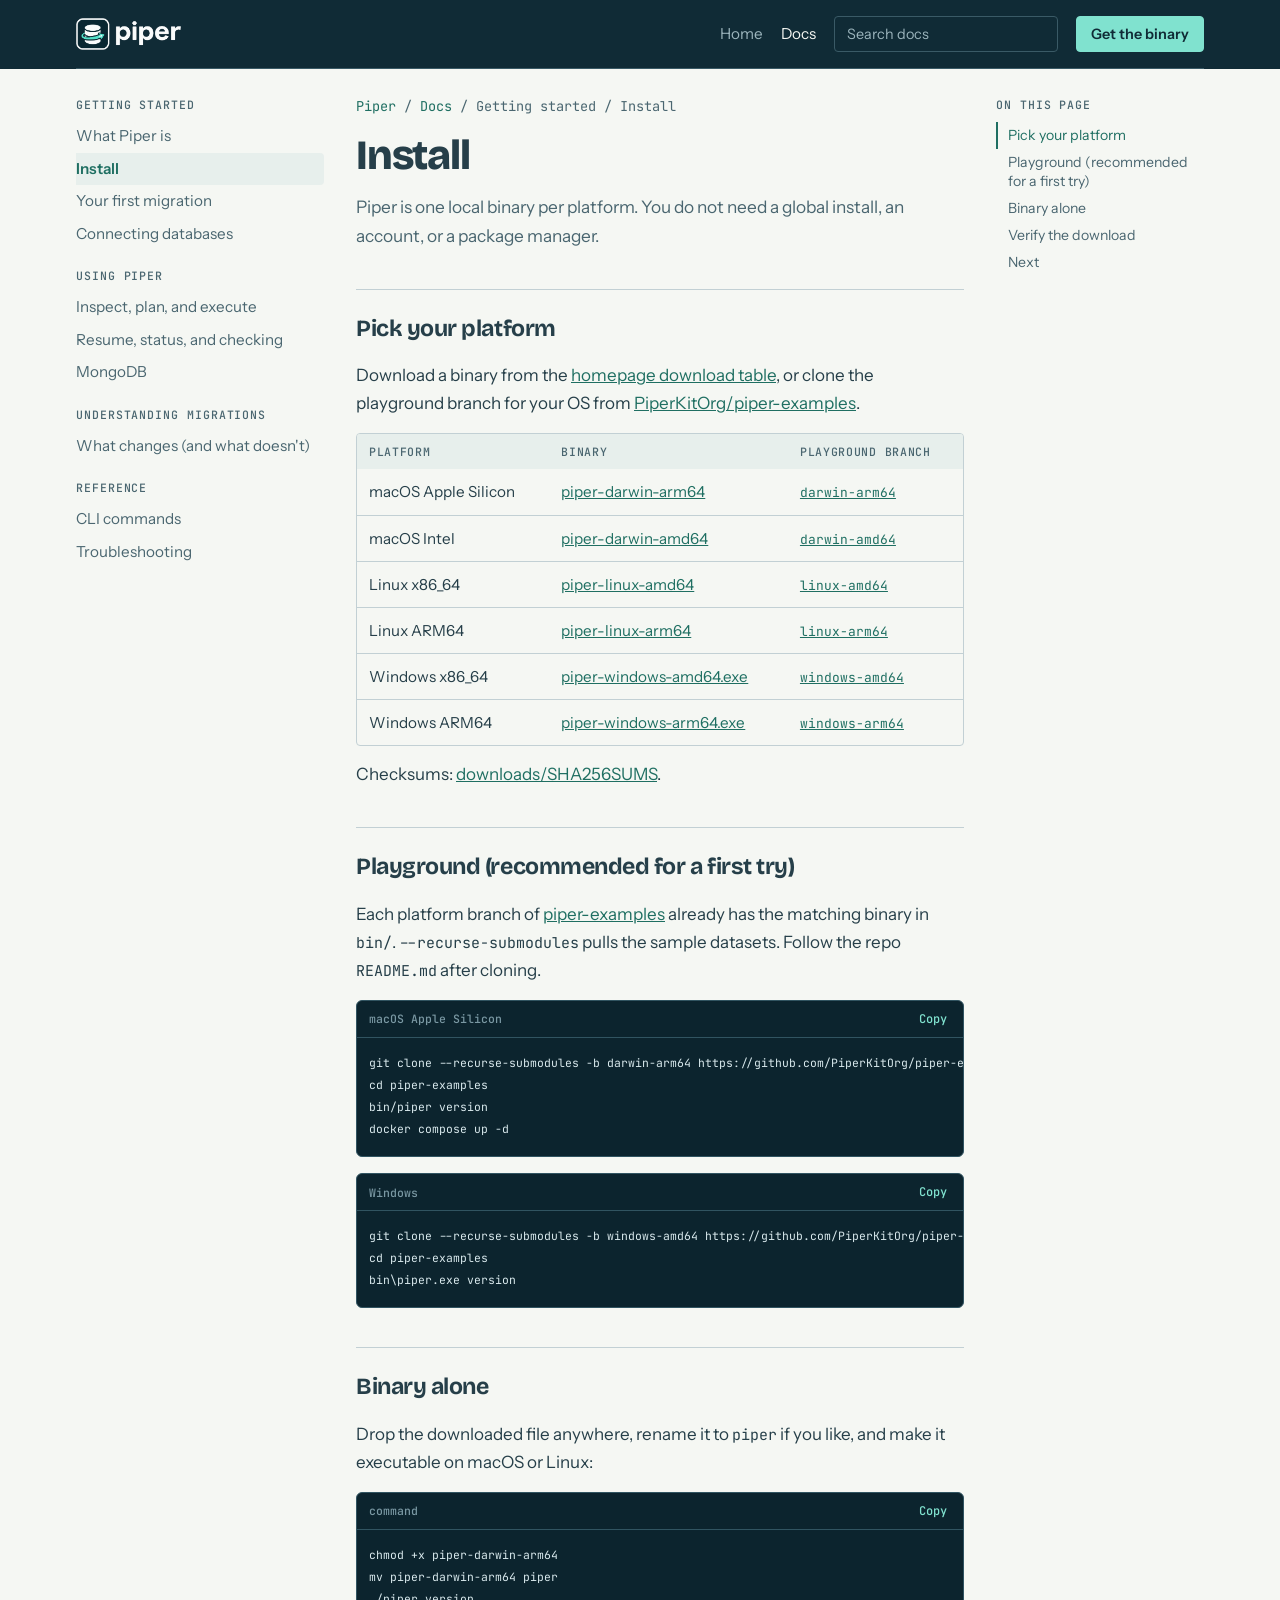
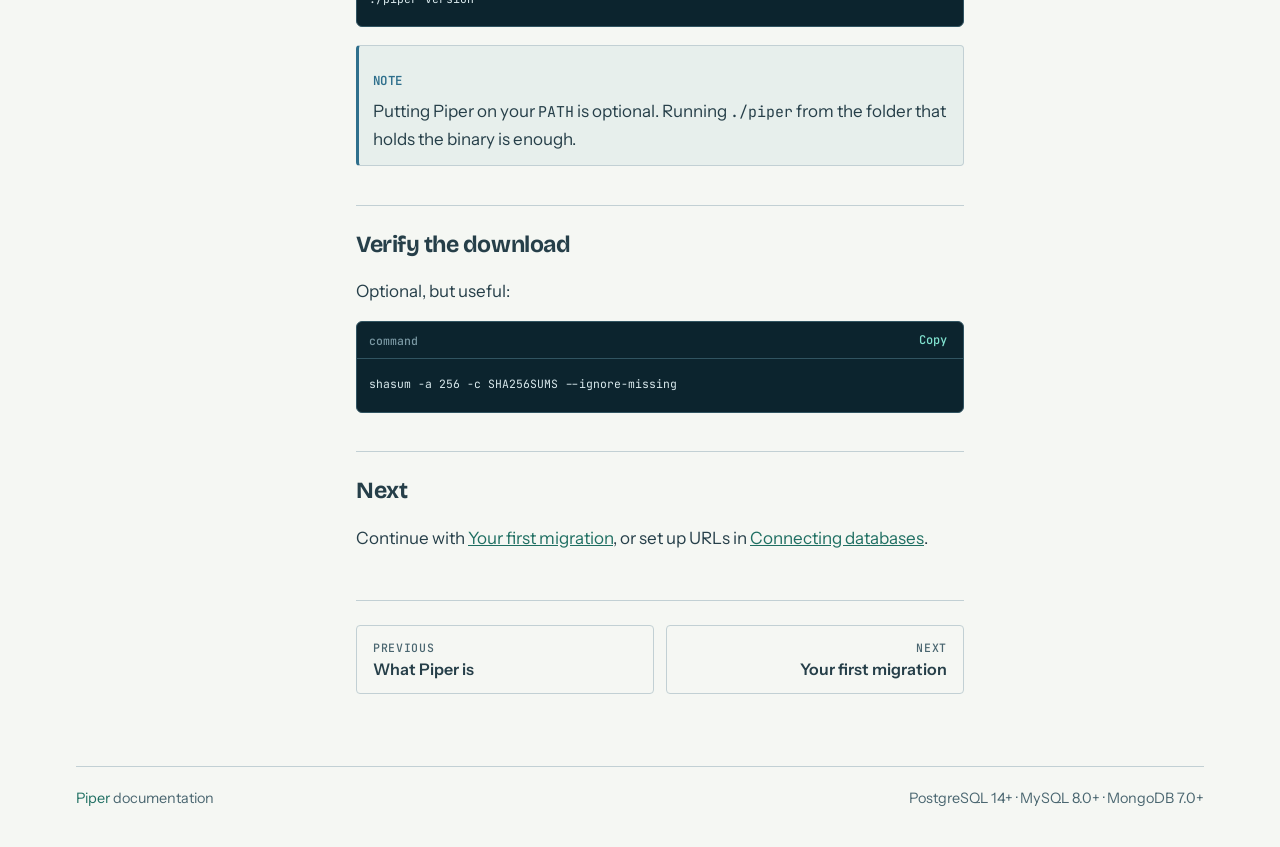
<file: docs/install.html>
<!doctype html>
<html lang="en" data-docs-page="install">
<head>
<meta charset="utf-8">
<meta name="viewport" content="width=device-width,initial-scale=1,viewport-fit=cover">
<title>Install · Piper Docs</title>
<meta name="description" content="Download the Piper binary or clone the playground branch for your platform.">
<link rel="canonical" href="https://piperbyadam.vercel.app/docs/install.html">
<meta property="og:title" content="Install · Piper Docs">
<meta property="og:description" content="Download the Piper binary or clone the playground branch for your platform.">
<meta property="og:url" content="https://piperbyadam.vercel.app/docs/install.html">
<meta property="og:type" content="website">
<meta property="og:image" content="https://piperbyadam.vercel.app/og.png">
<meta name="twitter:card" content="summary_large_image">
<meta name="twitter:title" content="Install · Piper Docs">
<meta name="twitter:description" content="Download the Piper binary or clone the playground branch for your platform.">
<meta name="twitter:image" content="https://piperbyadam.vercel.app/og.png">
<link rel="icon" href="/favicon.ico" sizes="any">
<link rel="icon" href="/favicon.png" type="image/png" sizes="48x48">
<link rel="icon" href="/favicon-32.png" type="image/png" sizes="32x32">
<link rel="apple-touch-icon" href="/apple-touch-icon.png">
<link rel="preconnect" href="https://fonts.googleapis.com">
<link rel="preconnect" href="https://fonts.gstatic.com" crossorigin>
<link rel="stylesheet" href="https://fonts.googleapis.com/css2?family=Bricolage+Grotesque:opsz,wght@12..96,500;12..96,700;12..96,800&family=Instrument+Sans:wght@400;500;600&family=JetBrains+Mono:wght@400;500;700&display=swap">
<link rel="stylesheet" href="assets/docs.css">
</head>
<body>
<div class="band-deep">
  <div class="wrap">
    <header class="docs-top">
      <a class="mark" href="../index.html" aria-label="Piper home">
        <img src="../logo.png" alt="" width="118" height="36" decoding="async">
      </a>
      <nav class="docs-nav" aria-label="Primary">
        <a class="hide-sm" href="../index.html">Home</a>
        <a href="index.html" aria-current="page">Docs</a>
        <div class="docs-search-wrap">
          <label class="visually-hidden" for="docs-search" style="position:absolute;left:-9999px">Search docs</label>
          <input id="docs-search" class="docs-search" type="search" placeholder="Search docs" autocomplete="off">
          <div id="docs-search-results" class="docs-search-results" hidden></div>
        </div>
        <a class="btn" href="../index.html#get">Get the binary</a>
      </nav>
    </header>
  </div>
</div>

<div id="docs-backdrop" class="docs-backdrop" hidden></div>

<div class="wrap">
  <div class="docs-menu-bar">
    <button type="button" class="docs-menu-btn" id="docs-menu-btn" aria-expanded="false" aria-controls="docs-sidebar">Menu</button>
  </div>
  <div class="docs-shell">
    <aside class="docs-sidebar" id="docs-sidebar" aria-label="Documentation">
      <nav class="docs-side-nav" id="docs-side-nav"></nav>
    </aside>
    <div class="docs-main">
      <p class="docs-crumb" id="docs-crumb"></p>
      <details class="docs-toc-mobile">
        <summary>On this page</summary>
        <nav id="docs-toc-mobile-nav"></nav>
      </details>
      <article class="docs-article">
<h1>Install</h1>
<p class="docs-lede">Piper is one local binary per platform. You do not need a global install, an account, or a package manager.</p>

<h2>Pick your platform</h2>
<p>Download a binary from the <a href="../index.html#get">homepage download table</a>, or clone the playground branch for your OS from <a href="https://github.com/PiperKitOrg/piper-examples">PiperKitOrg/piper-examples</a>.</p>
<div class="docs-table-wrap">
<table class="docs-table">
  <thead><tr><th>Platform</th><th>Binary</th><th>Playground branch</th></tr></thead>
  <tbody>
    <tr><td>macOS Apple Silicon</td><td><a href="../downloads/piper-darwin-arm64">piper-darwin-arm64</a></td><td><a href="https://github.com/PiperKitOrg/piper-examples/tree/darwin-arm64"><code>darwin-arm64</code></a></td></tr>
    <tr><td>macOS Intel</td><td><a href="../downloads/piper-darwin-amd64">piper-darwin-amd64</a></td><td><a href="https://github.com/PiperKitOrg/piper-examples/tree/darwin-amd64"><code>darwin-amd64</code></a></td></tr>
    <tr><td>Linux x86_64</td><td><a href="../downloads/piper-linux-amd64">piper-linux-amd64</a></td><td><a href="https://github.com/PiperKitOrg/piper-examples/tree/linux-amd64"><code>linux-amd64</code></a></td></tr>
    <tr><td>Linux ARM64</td><td><a href="../downloads/piper-linux-arm64">piper-linux-arm64</a></td><td><a href="https://github.com/PiperKitOrg/piper-examples/tree/linux-arm64"><code>linux-arm64</code></a></td></tr>
    <tr><td>Windows x86_64</td><td><a href="../downloads/piper-windows-amd64.exe">piper-windows-amd64.exe</a></td><td><a href="https://github.com/PiperKitOrg/piper-examples/tree/windows-amd64"><code>windows-amd64</code></a></td></tr>
    <tr><td>Windows ARM64</td><td><a href="../downloads/piper-windows-arm64.exe">piper-windows-arm64.exe</a></td><td><a href="https://github.com/PiperKitOrg/piper-examples/tree/windows-arm64"><code>windows-arm64</code></a></td></tr>
  </tbody>
</table>
</div>
<p>Checksums: <a href="../downloads/SHA256SUMS">downloads/SHA256SUMS</a>.</p>

<h2>Playground (recommended for a first try)</h2>
<p>Each platform branch of <a href="https://github.com/PiperKitOrg/piper-examples">piper-examples</a> already has the matching binary in <code>bin/</code>. <code>--recurse-submodules</code> pulls the sample datasets. Follow the repo <code>README.md</code> after cloning.</p>
<div class="docs-code">
  <div class="docs-code-bar"><span>macOS Apple Silicon</span><button type="button" data-copy="git clone --recurse-submodules -b darwin-arm64 https://github.com/PiperKitOrg/piper-examples.git
cd piper-examples
bin/piper version
docker compose up -d">Copy</button></div>
  <pre><code>git clone --recurse-submodules -b darwin-arm64 https://github.com/PiperKitOrg/piper-examples.git
cd piper-examples
bin/piper version
docker compose up -d</code></pre>
</div>
<div class="docs-code">
  <div class="docs-code-bar"><span>Windows</span><button type="button" data-copy="git clone --recurse-submodules -b windows-amd64 https://github.com/PiperKitOrg/piper-examples.git
cd piper-examples
bin\piper.exe version">Copy</button></div>
  <pre><code>git clone --recurse-submodules -b windows-amd64 https://github.com/PiperKitOrg/piper-examples.git
cd piper-examples
bin\piper.exe version</code></pre>
</div>

<h2>Binary alone</h2>
<p>Drop the downloaded file anywhere, rename it to <code>piper</code> if you like, and make it executable on macOS or Linux:</p>
<div class="docs-code">
  <div class="docs-code-bar"><span>command</span><button type="button" data-copy="chmod +x piper-darwin-arm64
mv piper-darwin-arm64 piper
./piper version">Copy</button></div>
  <pre><code>chmod +x piper-darwin-arm64
mv piper-darwin-arm64 piper
./piper version</code></pre>
</div>

<div class="docs-note">
  <p><strong>Note</strong></p>
  <p>Putting Piper on your <code>PATH</code> is optional. Running <code>./piper</code> from the folder that holds the binary is enough.</p>
</div>

<h2>Verify the download</h2>
<p>Optional, but useful:</p>
<div class="docs-code">
  <div class="docs-code-bar"><span>command</span><button type="button" data-copy="shasum -a 256 -c SHA256SUMS --ignore-missing">Copy</button></div>
  <pre><code>shasum -a 256 -c SHA256SUMS --ignore-missing</code></pre>
</div>

<h2>Next</h2>
<p>Continue with <a href="first-migration.html">Your first migration</a>, or set up URLs in <a href="connections.html">Connecting databases</a>.</p>

      </article>
      <nav class="docs-pager" id="docs-pager" aria-label="Page"></nav>
    </div>
    <aside class="docs-toc" aria-label="On this page">
      <p class="docs-toc-title">On this page</p>
      <nav id="docs-toc-nav"></nav>
    </aside>
  </div>
  <footer class="docs-footer">
    <span><a href="../index.html">Piper</a> documentation</span>
    <span>PostgreSQL 14+ · MySQL 8.0+ · MongoDB 7.0+</span>
  </footer>
</div>
<script src="assets/docs.js" defer></script>
</body>
</html>
</file>
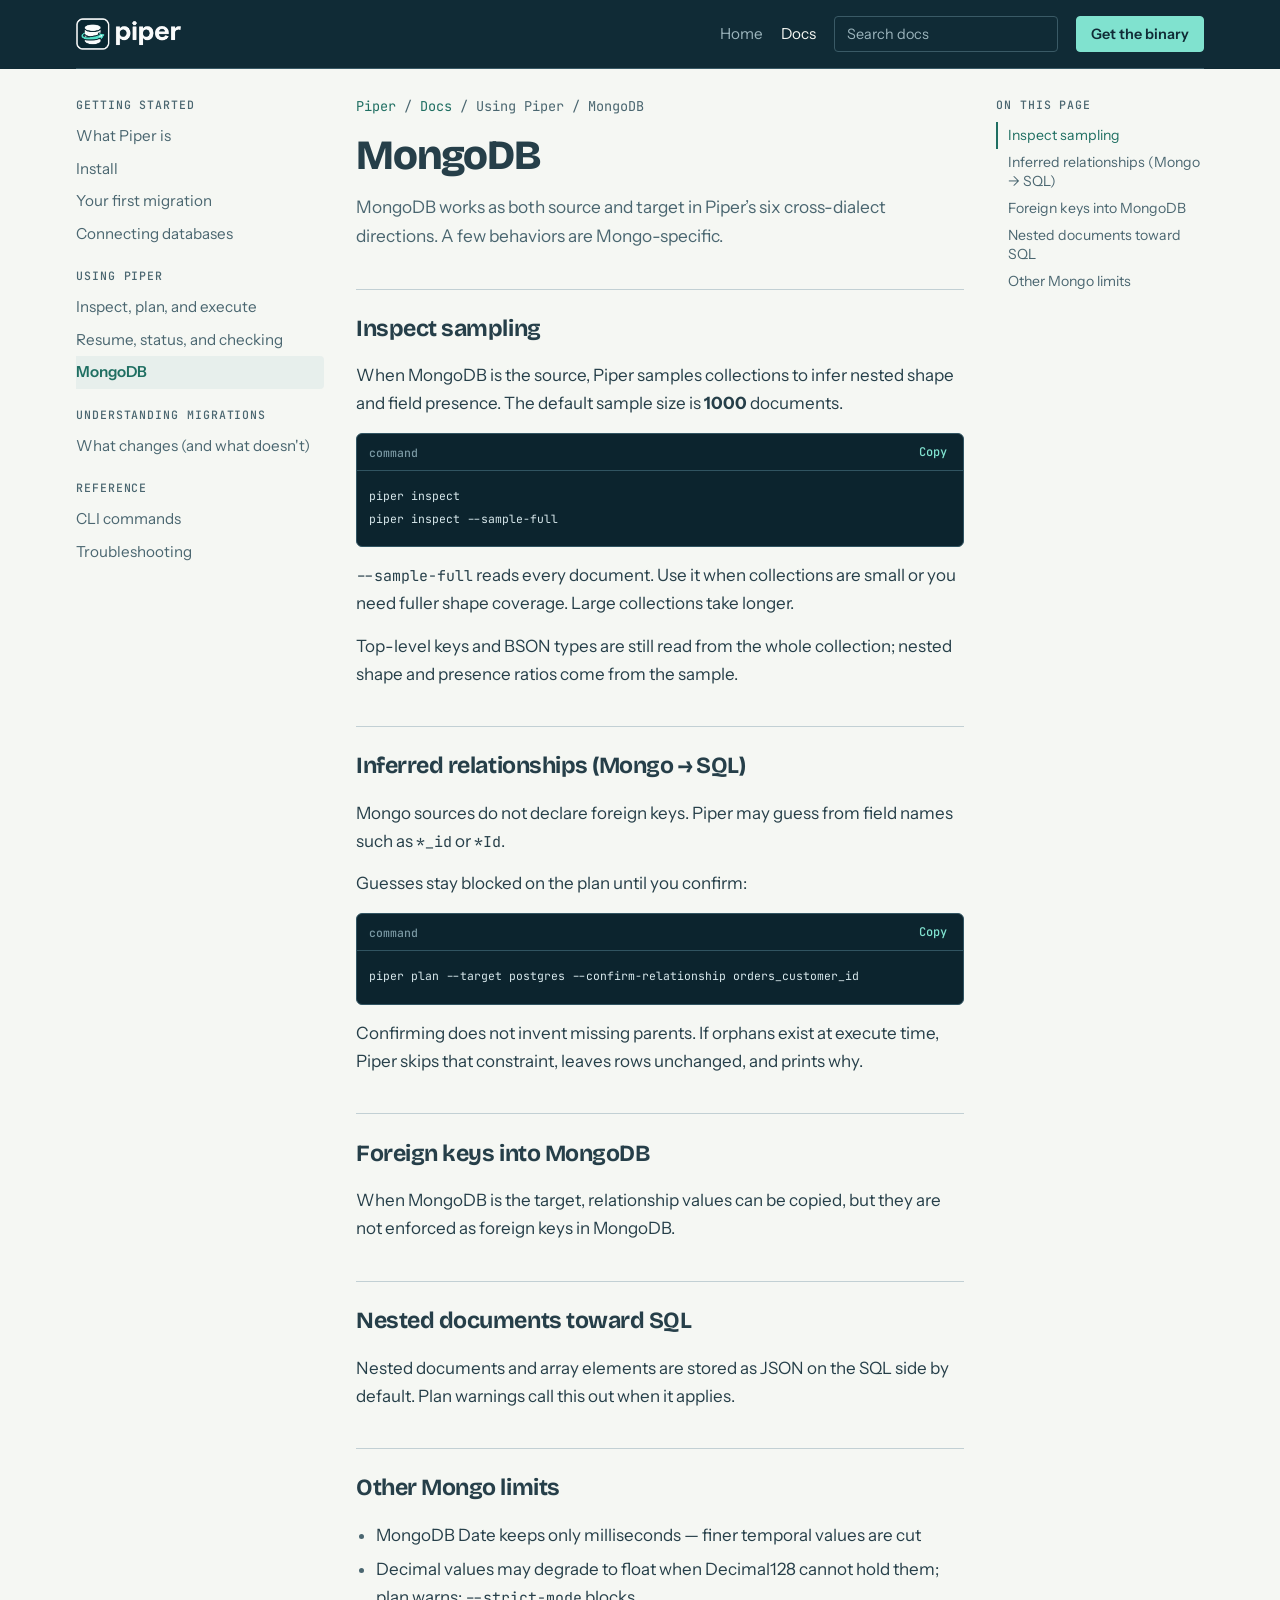
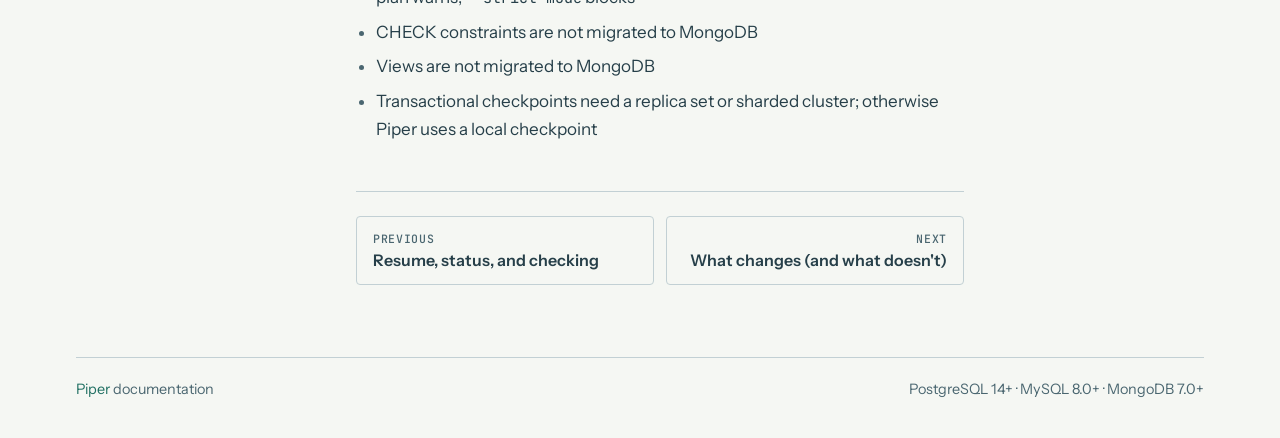
<file: docs/mongodb.html>
<!doctype html>
<html lang="en" data-docs-page="mongodb">
<head>
<meta charset="utf-8">
<meta name="viewport" content="width=device-width,initial-scale=1,viewport-fit=cover">
<title>MongoDB · Piper Docs</title>
<meta name="description" content="MongoDB-specific inspect sampling, inferred relationships, and migration limits in Piper.">
<link rel="canonical" href="https://piperbyadam.vercel.app/docs/mongodb.html">
<meta property="og:title" content="MongoDB · Piper Docs">
<meta property="og:description" content="MongoDB-specific inspect sampling, inferred relationships, and migration limits in Piper.">
<meta property="og:url" content="https://piperbyadam.vercel.app/docs/mongodb.html">
<meta property="og:type" content="website">
<meta property="og:image" content="https://piperbyadam.vercel.app/og.png">
<meta name="twitter:card" content="summary_large_image">
<meta name="twitter:title" content="MongoDB · Piper Docs">
<meta name="twitter:description" content="MongoDB-specific inspect sampling, inferred relationships, and migration limits in Piper.">
<meta name="twitter:image" content="https://piperbyadam.vercel.app/og.png">
<link rel="icon" href="/favicon.ico" sizes="any">
<link rel="icon" href="/favicon.png" type="image/png" sizes="48x48">
<link rel="icon" href="/favicon-32.png" type="image/png" sizes="32x32">
<link rel="apple-touch-icon" href="/apple-touch-icon.png">
<link rel="preconnect" href="https://fonts.googleapis.com">
<link rel="preconnect" href="https://fonts.gstatic.com" crossorigin>
<link rel="stylesheet" href="https://fonts.googleapis.com/css2?family=Bricolage+Grotesque:opsz,wght@12..96,500;12..96,700;12..96,800&family=Instrument+Sans:wght@400;500;600&family=JetBrains+Mono:wght@400;500;700&display=swap">
<link rel="stylesheet" href="assets/docs.css">
</head>
<body>
<div class="band-deep">
  <div class="wrap">
    <header class="docs-top">
      <a class="mark" href="../index.html" aria-label="Piper home">
        <img src="../logo.png" alt="" width="118" height="36" decoding="async">
      </a>
      <nav class="docs-nav" aria-label="Primary">
        <a class="hide-sm" href="../index.html">Home</a>
        <a href="index.html" aria-current="page">Docs</a>
        <div class="docs-search-wrap">
          <label class="visually-hidden" for="docs-search" style="position:absolute;left:-9999px">Search docs</label>
          <input id="docs-search" class="docs-search" type="search" placeholder="Search docs" autocomplete="off">
          <div id="docs-search-results" class="docs-search-results" hidden></div>
        </div>
        <a class="btn" href="../index.html#get">Get the binary</a>
      </nav>
    </header>
  </div>
</div>

<div id="docs-backdrop" class="docs-backdrop" hidden></div>

<div class="wrap">
  <div class="docs-menu-bar">
    <button type="button" class="docs-menu-btn" id="docs-menu-btn" aria-expanded="false" aria-controls="docs-sidebar">Menu</button>
  </div>
  <div class="docs-shell">
    <aside class="docs-sidebar" id="docs-sidebar" aria-label="Documentation">
      <nav class="docs-side-nav" id="docs-side-nav"></nav>
    </aside>
    <div class="docs-main">
      <p class="docs-crumb" id="docs-crumb"></p>
      <details class="docs-toc-mobile">
        <summary>On this page</summary>
        <nav id="docs-toc-mobile-nav"></nav>
      </details>
      <article class="docs-article">
<h1>MongoDB</h1>
<p class="docs-lede">MongoDB works as both source and target in Piper’s six cross-dialect directions. A few behaviors are Mongo-specific.</p>

<h2>Inspect sampling</h2>
<p>When MongoDB is the source, Piper samples collections to infer nested shape and field presence. The default sample size is <strong>1000</strong> documents.</p>
<div class="docs-code">
  <div class="docs-code-bar"><span>command</span><button type="button" data-copy="piper inspect
piper inspect --sample-full">Copy</button></div>
  <pre><code>piper inspect
piper inspect --sample-full</code></pre>
</div>
<p><code>--sample-full</code> reads every document. Use it when collections are small or you need fuller shape coverage. Large collections take longer.</p>
<p>Top-level keys and BSON types are still read from the whole collection; nested shape and presence ratios come from the sample.</p>

<h2>Inferred relationships (Mongo → SQL)</h2>
<p>Mongo sources do not declare foreign keys. Piper may guess from field names such as <code>*_id</code> or <code>*Id</code>.</p>
<p>Guesses stay blocked on the plan until you confirm:</p>
<div class="docs-code">
  <div class="docs-code-bar"><span>command</span><button type="button" data-copy="piper plan --target postgres --confirm-relationship orders_customer_id">Copy</button></div>
  <pre><code>piper plan --target postgres --confirm-relationship orders_customer_id</code></pre>
</div>
<p>Confirming does not invent missing parents. If orphans exist at execute time, Piper skips that constraint, leaves rows unchanged, and prints why.</p>

<h2>Foreign keys into MongoDB</h2>
<p>When MongoDB is the target, relationship values can be copied, but they are not enforced as foreign keys in MongoDB.</p>

<h2>Nested documents toward SQL</h2>
<p>Nested documents and array elements are stored as JSON on the SQL side by default. Plan warnings call this out when it applies.</p>

<h2>Other Mongo limits</h2>
<ul>
  <li>MongoDB Date keeps only milliseconds — finer temporal values are cut</li>
  <li>Decimal values may degrade to float when Decimal128 cannot hold them; plan warns; <code>--strict-mode</code> blocks</li>
  <li>CHECK constraints are not migrated to MongoDB</li>
  <li>Views are not migrated to MongoDB</li>
  <li>Transactional checkpoints need a replica set or sharded cluster; otherwise Piper uses a local checkpoint</li>
</ul>

      </article>
      <nav class="docs-pager" id="docs-pager" aria-label="Page"></nav>
    </div>
    <aside class="docs-toc" aria-label="On this page">
      <p class="docs-toc-title">On this page</p>
      <nav id="docs-toc-nav"></nav>
    </aside>
  </div>
  <footer class="docs-footer">
    <span><a href="../index.html">Piper</a> documentation</span>
    <span>PostgreSQL 14+ · MySQL 8.0+ · MongoDB 7.0+</span>
  </footer>
</div>
<script src="assets/docs.js" defer></script>
</body>
</html>
</file>
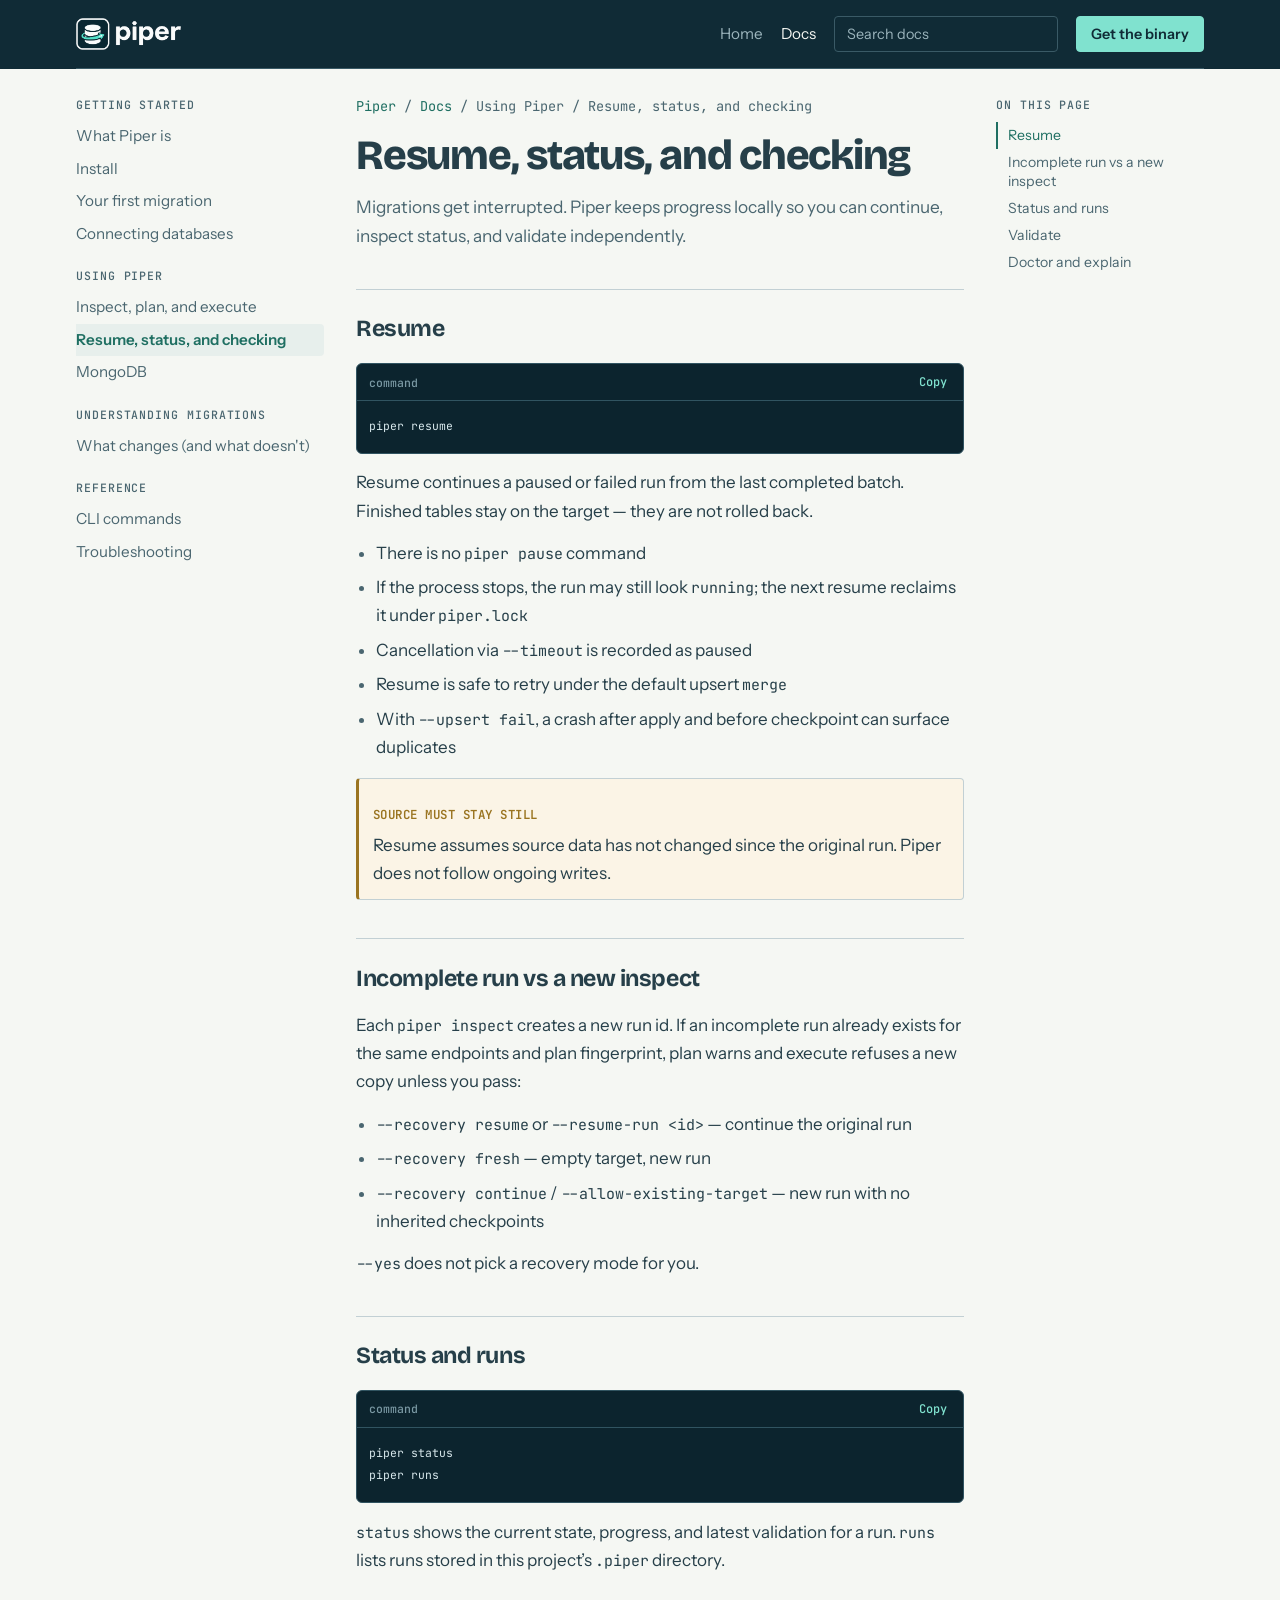
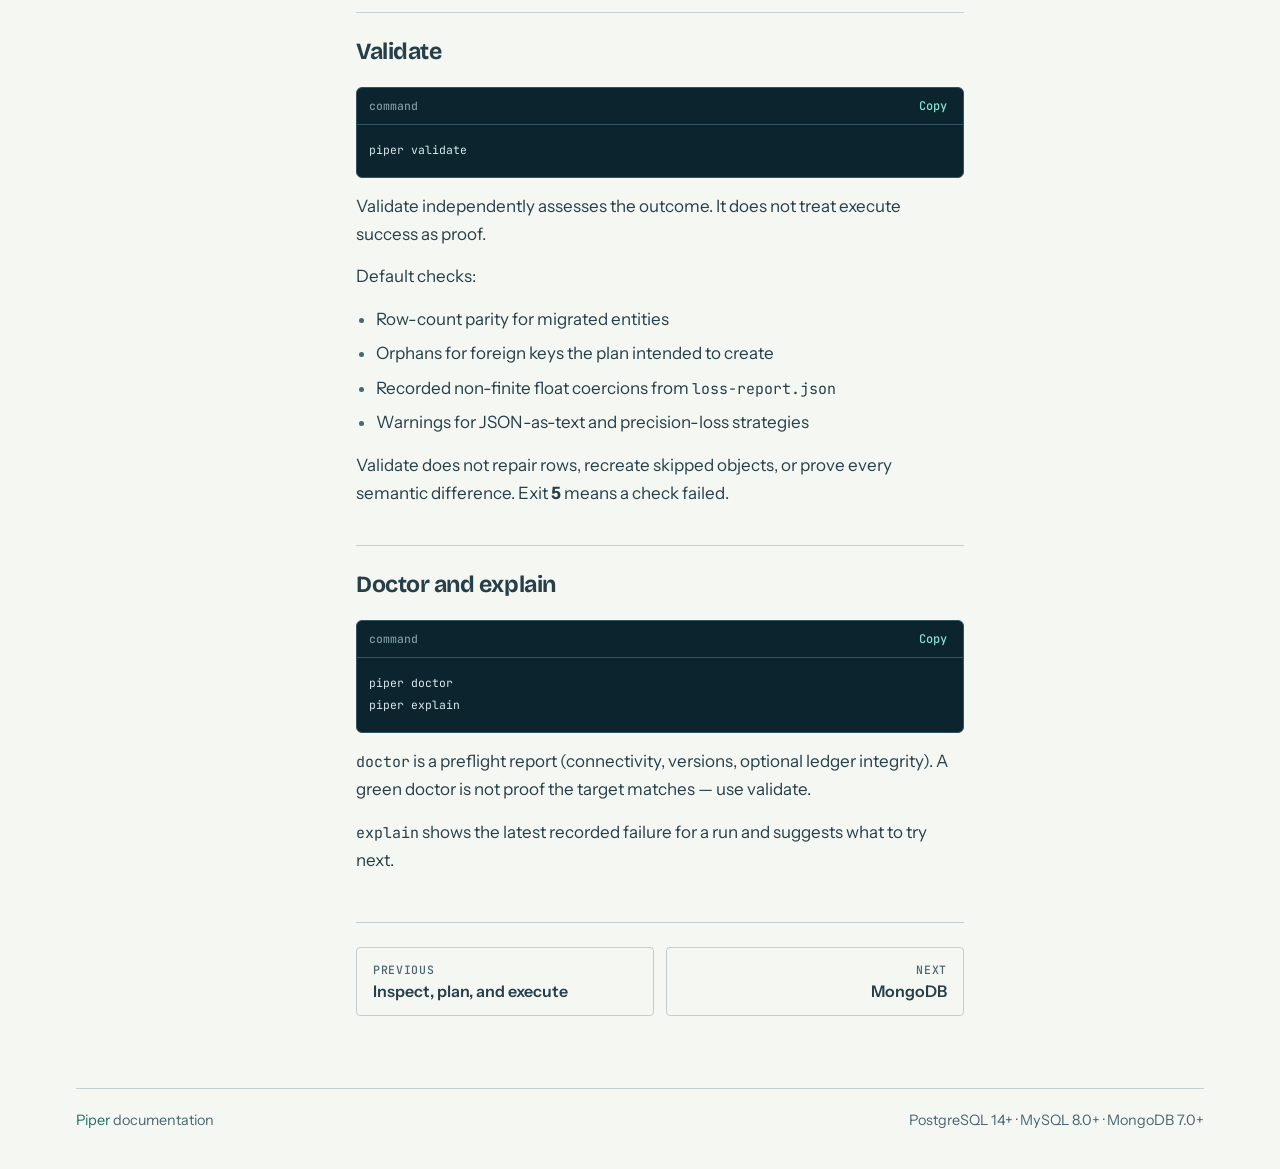
<file: docs/resume-and-validate.html>
<!doctype html>
<html lang="en" data-docs-page="resume">
<head>
<meta charset="utf-8">
<meta name="viewport" content="width=device-width,initial-scale=1,viewport-fit=cover">
<title>Resume, status, and checking · Piper Docs</title>
<meta name="description" content="How to resume an interrupted migration and verify the result with Piper.">
<link rel="canonical" href="https://piperbyadam.vercel.app/docs/resume-and-validate.html">
<meta property="og:title" content="Resume, status, and checking · Piper Docs">
<meta property="og:description" content="How to resume an interrupted migration and verify the result with Piper.">
<meta property="og:url" content="https://piperbyadam.vercel.app/docs/resume-and-validate.html">
<meta property="og:type" content="website">
<meta property="og:image" content="https://piperbyadam.vercel.app/og.png">
<meta name="twitter:card" content="summary_large_image">
<meta name="twitter:title" content="Resume, status, and checking · Piper Docs">
<meta name="twitter:description" content="How to resume an interrupted migration and verify the result with Piper.">
<meta name="twitter:image" content="https://piperbyadam.vercel.app/og.png">
<link rel="icon" href="/favicon.ico" sizes="any">
<link rel="icon" href="/favicon.png" type="image/png" sizes="48x48">
<link rel="icon" href="/favicon-32.png" type="image/png" sizes="32x32">
<link rel="apple-touch-icon" href="/apple-touch-icon.png">
<link rel="preconnect" href="https://fonts.googleapis.com">
<link rel="preconnect" href="https://fonts.gstatic.com" crossorigin>
<link rel="stylesheet" href="https://fonts.googleapis.com/css2?family=Bricolage+Grotesque:opsz,wght@12..96,500;12..96,700;12..96,800&family=Instrument+Sans:wght@400;500;600&family=JetBrains+Mono:wght@400;500;700&display=swap">
<link rel="stylesheet" href="assets/docs.css">
</head>
<body>
<div class="band-deep">
  <div class="wrap">
    <header class="docs-top">
      <a class="mark" href="../index.html" aria-label="Piper home">
        <img src="../logo.png" alt="" width="118" height="36" decoding="async">
      </a>
      <nav class="docs-nav" aria-label="Primary">
        <a class="hide-sm" href="../index.html">Home</a>
        <a href="index.html" aria-current="page">Docs</a>
        <div class="docs-search-wrap">
          <label class="visually-hidden" for="docs-search" style="position:absolute;left:-9999px">Search docs</label>
          <input id="docs-search" class="docs-search" type="search" placeholder="Search docs" autocomplete="off">
          <div id="docs-search-results" class="docs-search-results" hidden></div>
        </div>
        <a class="btn" href="../index.html#get">Get the binary</a>
      </nav>
    </header>
  </div>
</div>

<div id="docs-backdrop" class="docs-backdrop" hidden></div>

<div class="wrap">
  <div class="docs-menu-bar">
    <button type="button" class="docs-menu-btn" id="docs-menu-btn" aria-expanded="false" aria-controls="docs-sidebar">Menu</button>
  </div>
  <div class="docs-shell">
    <aside class="docs-sidebar" id="docs-sidebar" aria-label="Documentation">
      <nav class="docs-side-nav" id="docs-side-nav"></nav>
    </aside>
    <div class="docs-main">
      <p class="docs-crumb" id="docs-crumb"></p>
      <details class="docs-toc-mobile">
        <summary>On this page</summary>
        <nav id="docs-toc-mobile-nav"></nav>
      </details>
      <article class="docs-article">
<h1>Resume, status, and checking</h1>
<p class="docs-lede">Migrations get interrupted. Piper keeps progress locally so you can continue, inspect status, and validate independently.</p>

<h2>Resume</h2>
<div class="docs-code">
  <div class="docs-code-bar"><span>command</span><button type="button" data-copy="piper resume">Copy</button></div>
  <pre><code>piper resume</code></pre>
</div>
<p>Resume continues a paused or failed run from the last completed batch. Finished tables stay on the target — they are not rolled back.</p>
<ul>
  <li>There is no <code>piper pause</code> command</li>
  <li>If the process stops, the run may still look <code>running</code>; the next resume reclaims it under <code>piper.lock</code></li>
  <li>Cancellation via <code>--timeout</code> is recorded as paused</li>
  <li>Resume is safe to retry under the default upsert <code>merge</code></li>
  <li>With <code>--upsert fail</code>, a crash after apply and before checkpoint can surface duplicates</li>
</ul>
<div class="docs-warn">
  <p><strong>Source must stay still</strong></p>
  <p>Resume assumes source data has not changed since the original run. Piper does not follow ongoing writes.</p>
</div>

<h2>Incomplete run vs a new inspect</h2>
<p>Each <code>piper inspect</code> creates a new run id. If an incomplete run already exists for the same endpoints and plan fingerprint, plan warns and execute refuses a new copy unless you pass:</p>
<ul>
  <li><code>--recovery resume</code> or <code>--resume-run &lt;id&gt;</code> — continue the original run</li>
  <li><code>--recovery fresh</code> — empty target, new run</li>
  <li><code>--recovery continue</code> / <code>--allow-existing-target</code> — new run with no inherited checkpoints</li>
</ul>
<p><code>--yes</code> does not pick a recovery mode for you.</p>

<h2>Status and runs</h2>
<div class="docs-code">
  <div class="docs-code-bar"><span>command</span><button type="button" data-copy="piper status
piper runs">Copy</button></div>
  <pre><code>piper status
piper runs</code></pre>
</div>
<p><code>status</code> shows the current state, progress, and latest validation for a run. <code>runs</code> lists runs stored in this project’s <code>.piper</code> directory.</p>

<h2>Validate</h2>
<div class="docs-code">
  <div class="docs-code-bar"><span>command</span><button type="button" data-copy="piper validate">Copy</button></div>
  <pre><code>piper validate</code></pre>
</div>
<p>Validate independently assesses the outcome. It does not treat execute success as proof.</p>
<p>Default checks:</p>
<ul>
  <li>Row-count parity for migrated entities</li>
  <li>Orphans for foreign keys the plan intended to create</li>
  <li>Recorded non-finite float coercions from <code>loss-report.json</code></li>
  <li>Warnings for JSON-as-text and precision-loss strategies</li>
</ul>
<p>Validate does not repair rows, recreate skipped objects, or prove every semantic difference. Exit <strong>5</strong> means a check failed.</p>

<h2>Doctor and explain</h2>
<div class="docs-code">
  <div class="docs-code-bar"><span>command</span><button type="button" data-copy="piper doctor
piper explain">Copy</button></div>
  <pre><code>piper doctor
piper explain</code></pre>
</div>
<p><code>doctor</code> is a preflight report (connectivity, versions, optional ledger integrity). A green doctor is not proof the target matches — use validate.</p>
<p><code>explain</code> shows the latest recorded failure for a run and suggests what to try next.</p>

      </article>
      <nav class="docs-pager" id="docs-pager" aria-label="Page"></nav>
    </div>
    <aside class="docs-toc" aria-label="On this page">
      <p class="docs-toc-title">On this page</p>
      <nav id="docs-toc-nav"></nav>
    </aside>
  </div>
  <footer class="docs-footer">
    <span><a href="../index.html">Piper</a> documentation</span>
    <span>PostgreSQL 14+ · MySQL 8.0+ · MongoDB 7.0+</span>
  </footer>
</div>
<script src="assets/docs.js" defer></script>
</body>
</html>
</file>
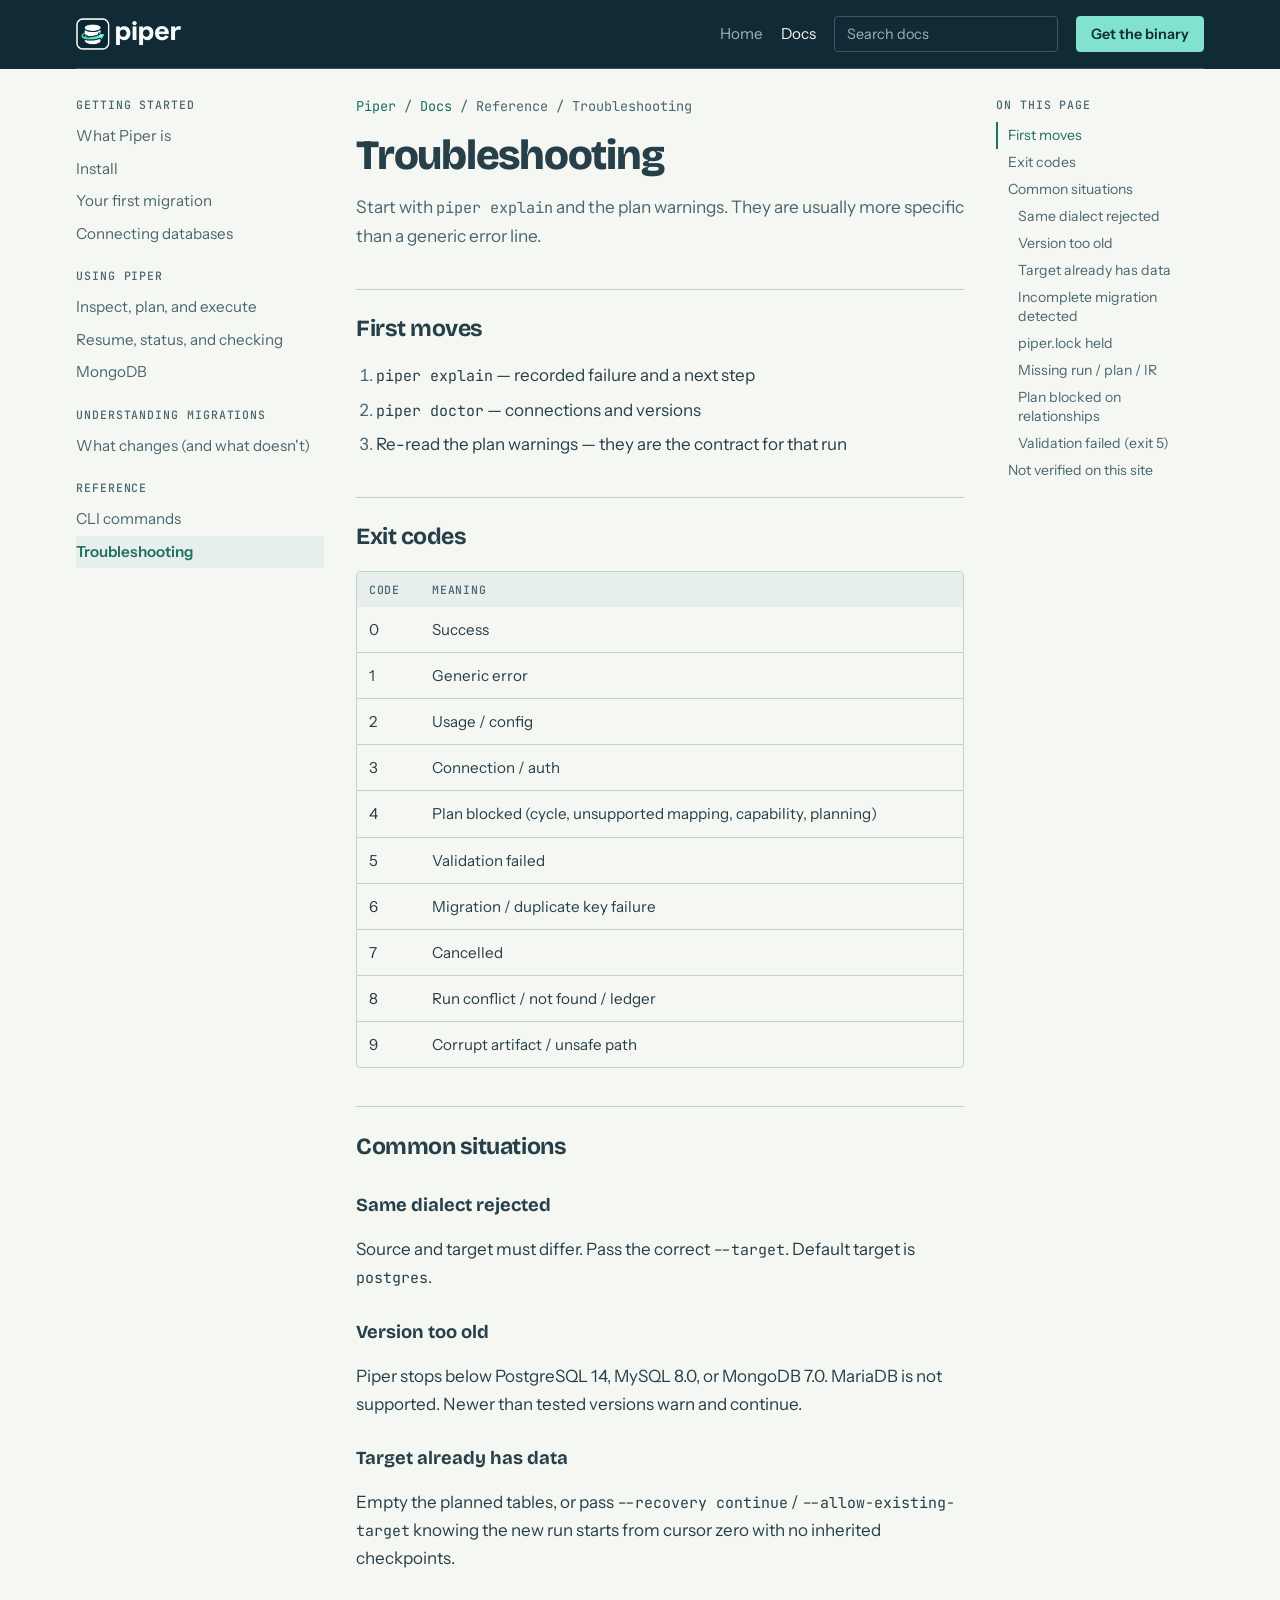
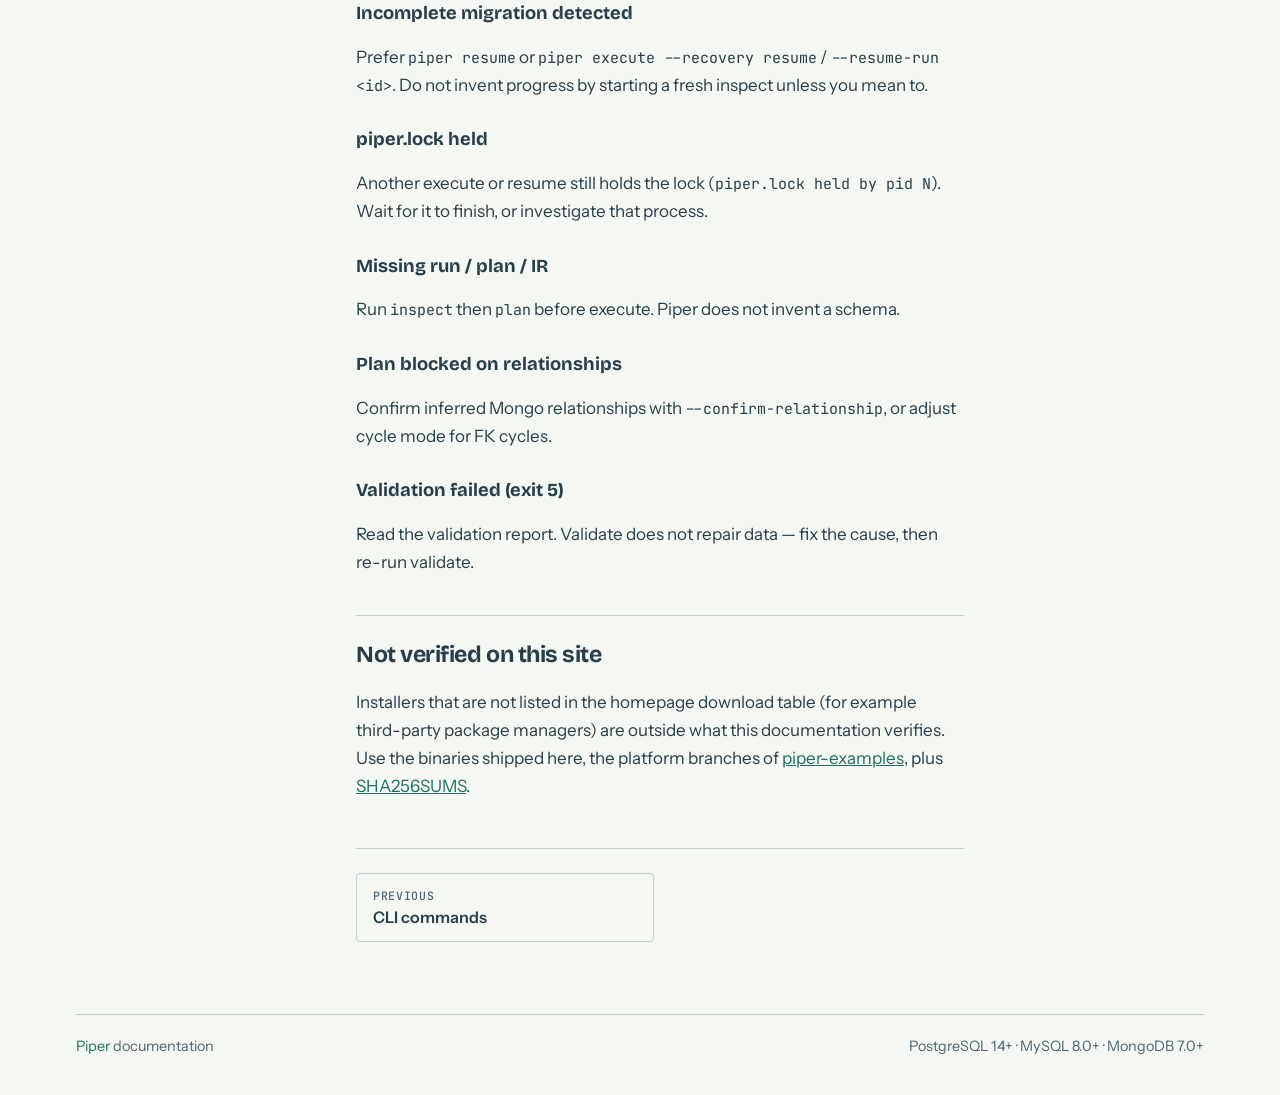
<file: docs/troubleshooting.html>
<!doctype html>
<html lang="en" data-docs-page="troubleshooting">
<head>
<meta charset="utf-8">
<meta name="viewport" content="width=device-width,initial-scale=1,viewport-fit=cover">
<title>Troubleshooting · Piper Docs</title>
<meta name="description" content="Common Piper failures, exit codes, and what to try next.">
<link rel="canonical" href="https://piperbyadam.vercel.app/docs/troubleshooting.html">
<meta property="og:title" content="Troubleshooting · Piper Docs">
<meta property="og:description" content="Common Piper failures, exit codes, and what to try next.">
<meta property="og:url" content="https://piperbyadam.vercel.app/docs/troubleshooting.html">
<meta property="og:type" content="website">
<meta property="og:image" content="https://piperbyadam.vercel.app/og.png">
<meta name="twitter:card" content="summary_large_image">
<meta name="twitter:title" content="Troubleshooting · Piper Docs">
<meta name="twitter:description" content="Common Piper failures, exit codes, and what to try next.">
<meta name="twitter:image" content="https://piperbyadam.vercel.app/og.png">
<link rel="icon" href="/favicon.ico" sizes="any">
<link rel="icon" href="/favicon.png" type="image/png" sizes="48x48">
<link rel="icon" href="/favicon-32.png" type="image/png" sizes="32x32">
<link rel="apple-touch-icon" href="/apple-touch-icon.png">
<link rel="preconnect" href="https://fonts.googleapis.com">
<link rel="preconnect" href="https://fonts.gstatic.com" crossorigin>
<link rel="stylesheet" href="https://fonts.googleapis.com/css2?family=Bricolage+Grotesque:opsz,wght@12..96,500;12..96,700;12..96,800&family=Instrument+Sans:wght@400;500;600&family=JetBrains+Mono:wght@400;500;700&display=swap">
<link rel="stylesheet" href="assets/docs.css">
</head>
<body>
<div class="band-deep">
  <div class="wrap">
    <header class="docs-top">
      <a class="mark" href="../index.html" aria-label="Piper home">
        <img src="../logo.png" alt="" width="118" height="36" decoding="async">
      </a>
      <nav class="docs-nav" aria-label="Primary">
        <a class="hide-sm" href="../index.html">Home</a>
        <a href="index.html" aria-current="page">Docs</a>
        <div class="docs-search-wrap">
          <label class="visually-hidden" for="docs-search" style="position:absolute;left:-9999px">Search docs</label>
          <input id="docs-search" class="docs-search" type="search" placeholder="Search docs" autocomplete="off">
          <div id="docs-search-results" class="docs-search-results" hidden></div>
        </div>
        <a class="btn" href="../index.html#get">Get the binary</a>
      </nav>
    </header>
  </div>
</div>

<div id="docs-backdrop" class="docs-backdrop" hidden></div>

<div class="wrap">
  <div class="docs-menu-bar">
    <button type="button" class="docs-menu-btn" id="docs-menu-btn" aria-expanded="false" aria-controls="docs-sidebar">Menu</button>
  </div>
  <div class="docs-shell">
    <aside class="docs-sidebar" id="docs-sidebar" aria-label="Documentation">
      <nav class="docs-side-nav" id="docs-side-nav"></nav>
    </aside>
    <div class="docs-main">
      <p class="docs-crumb" id="docs-crumb"></p>
      <details class="docs-toc-mobile">
        <summary>On this page</summary>
        <nav id="docs-toc-mobile-nav"></nav>
      </details>
      <article class="docs-article">
<h1>Troubleshooting</h1>
<p class="docs-lede">Start with <code>piper explain</code> and the plan warnings. They are usually more specific than a generic error line.</p>

<h2>First moves</h2>
<ol>
  <li><code>piper explain</code> — recorded failure and a next step</li>
  <li><code>piper doctor</code> — connections and versions</li>
  <li>Re-read the plan warnings — they are the contract for that run</li>
</ol>

<h2>Exit codes</h2>
<div class="docs-table-wrap">
<table class="docs-table">
  <thead><tr><th>Code</th><th>Meaning</th></tr></thead>
  <tbody>
    <tr><td>0</td><td>Success</td></tr>
    <tr><td>1</td><td>Generic error</td></tr>
    <tr><td>2</td><td>Usage / config</td></tr>
    <tr><td>3</td><td>Connection / auth</td></tr>
    <tr><td>4</td><td>Plan blocked (cycle, unsupported mapping, capability, planning)</td></tr>
    <tr><td>5</td><td>Validation failed</td></tr>
    <tr><td>6</td><td>Migration / duplicate key failure</td></tr>
    <tr><td>7</td><td>Cancelled</td></tr>
    <tr><td>8</td><td>Run conflict / not found / ledger</td></tr>
    <tr><td>9</td><td>Corrupt artifact / unsafe path</td></tr>
  </tbody>
</table>
</div>

<h2>Common situations</h2>
<h3>Same dialect rejected</h3>
<p>Source and target must differ. Pass the correct <code>--target</code>. Default target is <code>postgres</code>.</p>

<h3>Version too old</h3>
<p>Piper stops below PostgreSQL 14, MySQL 8.0, or MongoDB 7.0. MariaDB is not supported. Newer than tested versions warn and continue.</p>

<h3>Target already has data</h3>
<p>Empty the planned tables, or pass <code>--recovery continue</code> / <code>--allow-existing-target</code> knowing the new run starts from cursor zero with no inherited checkpoints.</p>

<h3>Incomplete migration detected</h3>
<p>Prefer <code>piper resume</code> or <code>piper execute --recovery resume</code> / <code>--resume-run &lt;id&gt;</code>. Do not invent progress by starting a fresh inspect unless you mean to.</p>

<h3>piper.lock held</h3>
<p>Another execute or resume still holds the lock (<code>piper.lock held by pid N</code>). Wait for it to finish, or investigate that process.</p>

<h3>Missing run / plan / IR</h3>
<p>Run <code>inspect</code> then <code>plan</code> before execute. Piper does not invent a schema.</p>

<h3>Plan blocked on relationships</h3>
<p>Confirm inferred Mongo relationships with <code>--confirm-relationship</code>, or adjust cycle mode for FK cycles.</p>

<h3>Validation failed (exit 5)</h3>
<p>Read the validation report. Validate does not repair data — fix the cause, then re-run validate.</p>

<h2>Not verified on this site</h2>
<p>Installers that are not listed in the homepage download table (for example third-party package managers) are outside what this documentation verifies. Use the binaries shipped here, the platform branches of <a href="https://github.com/PiperKitOrg/piper-examples">piper-examples</a>, plus <a href="../downloads/SHA256SUMS">SHA256SUMS</a>.</p>

      </article>
      <nav class="docs-pager" id="docs-pager" aria-label="Page"></nav>
    </div>
    <aside class="docs-toc" aria-label="On this page">
      <p class="docs-toc-title">On this page</p>
      <nav id="docs-toc-nav"></nav>
    </aside>
  </div>
  <footer class="docs-footer">
    <span><a href="../index.html">Piper</a> documentation</span>
    <span>PostgreSQL 14+ · MySQL 8.0+ · MongoDB 7.0+</span>
  </footer>
</div>
<script src="assets/docs.js" defer></script>
</body>
</html>
</file>
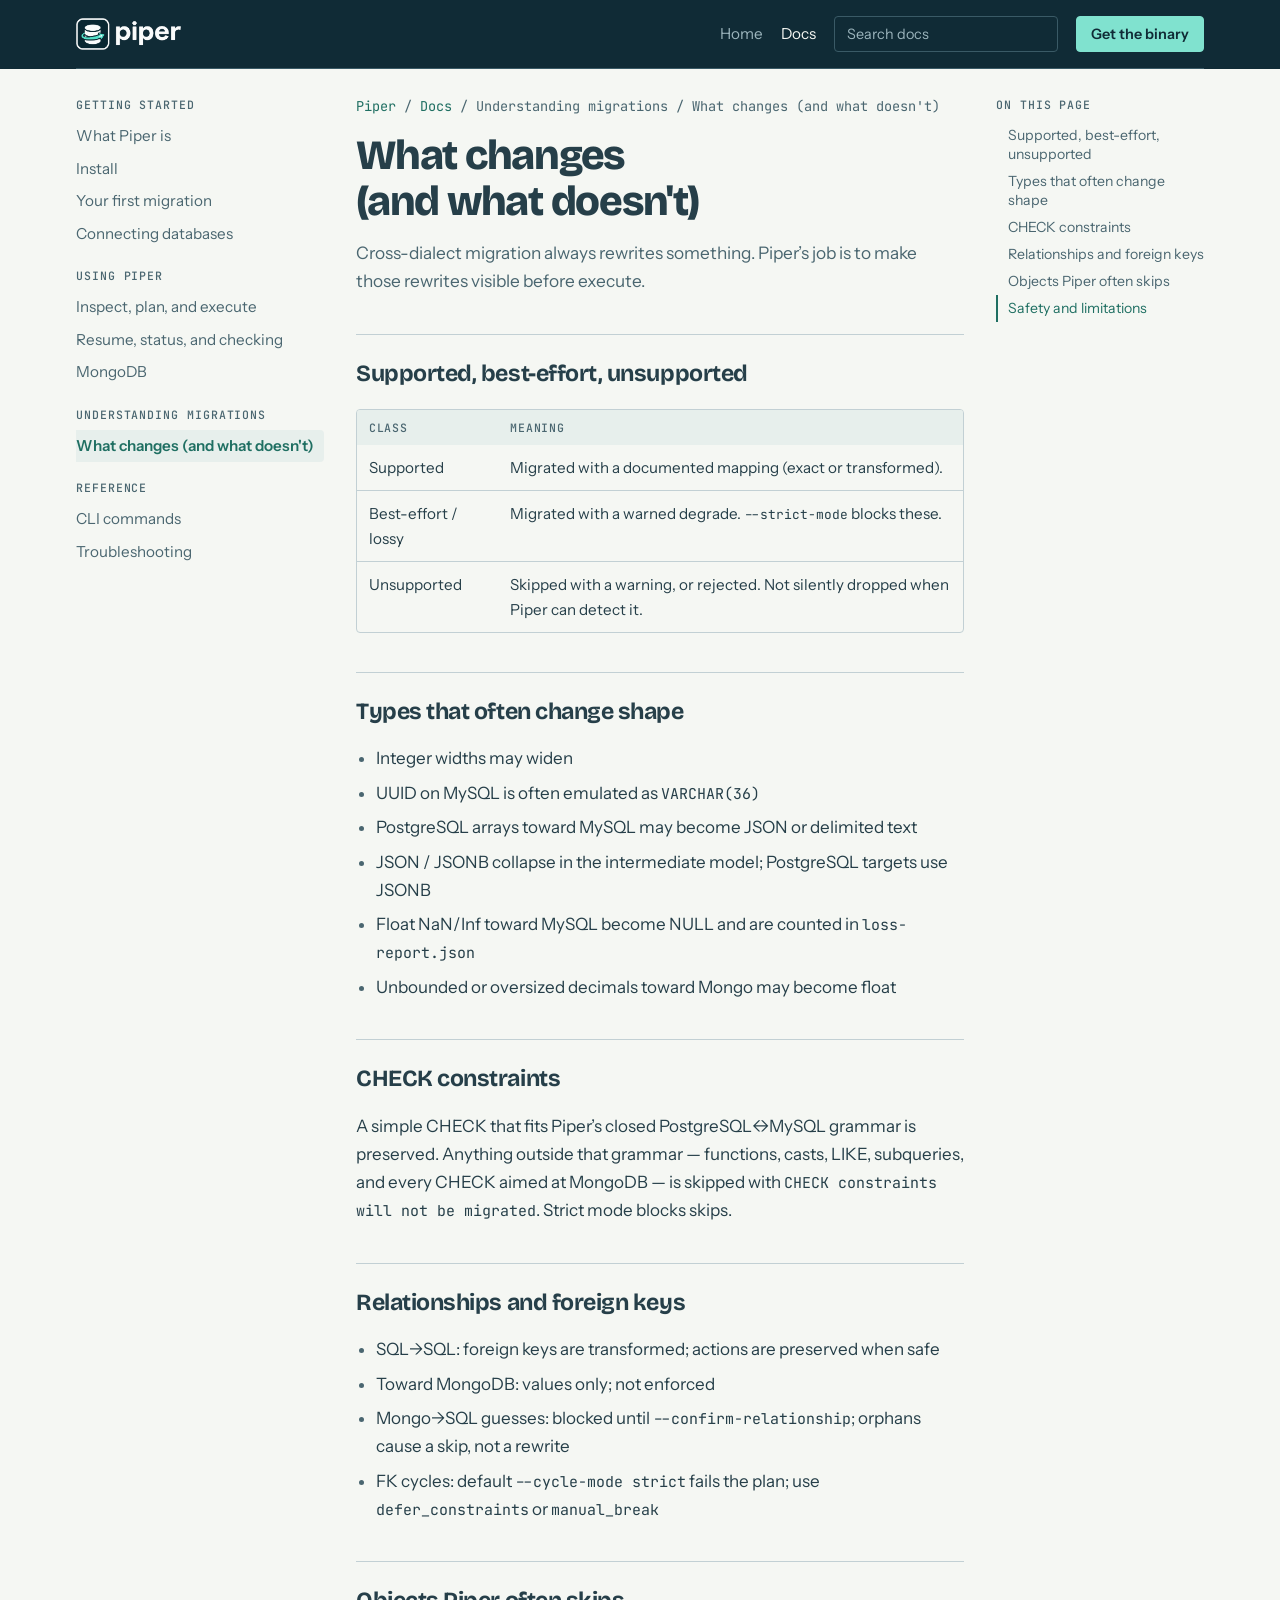
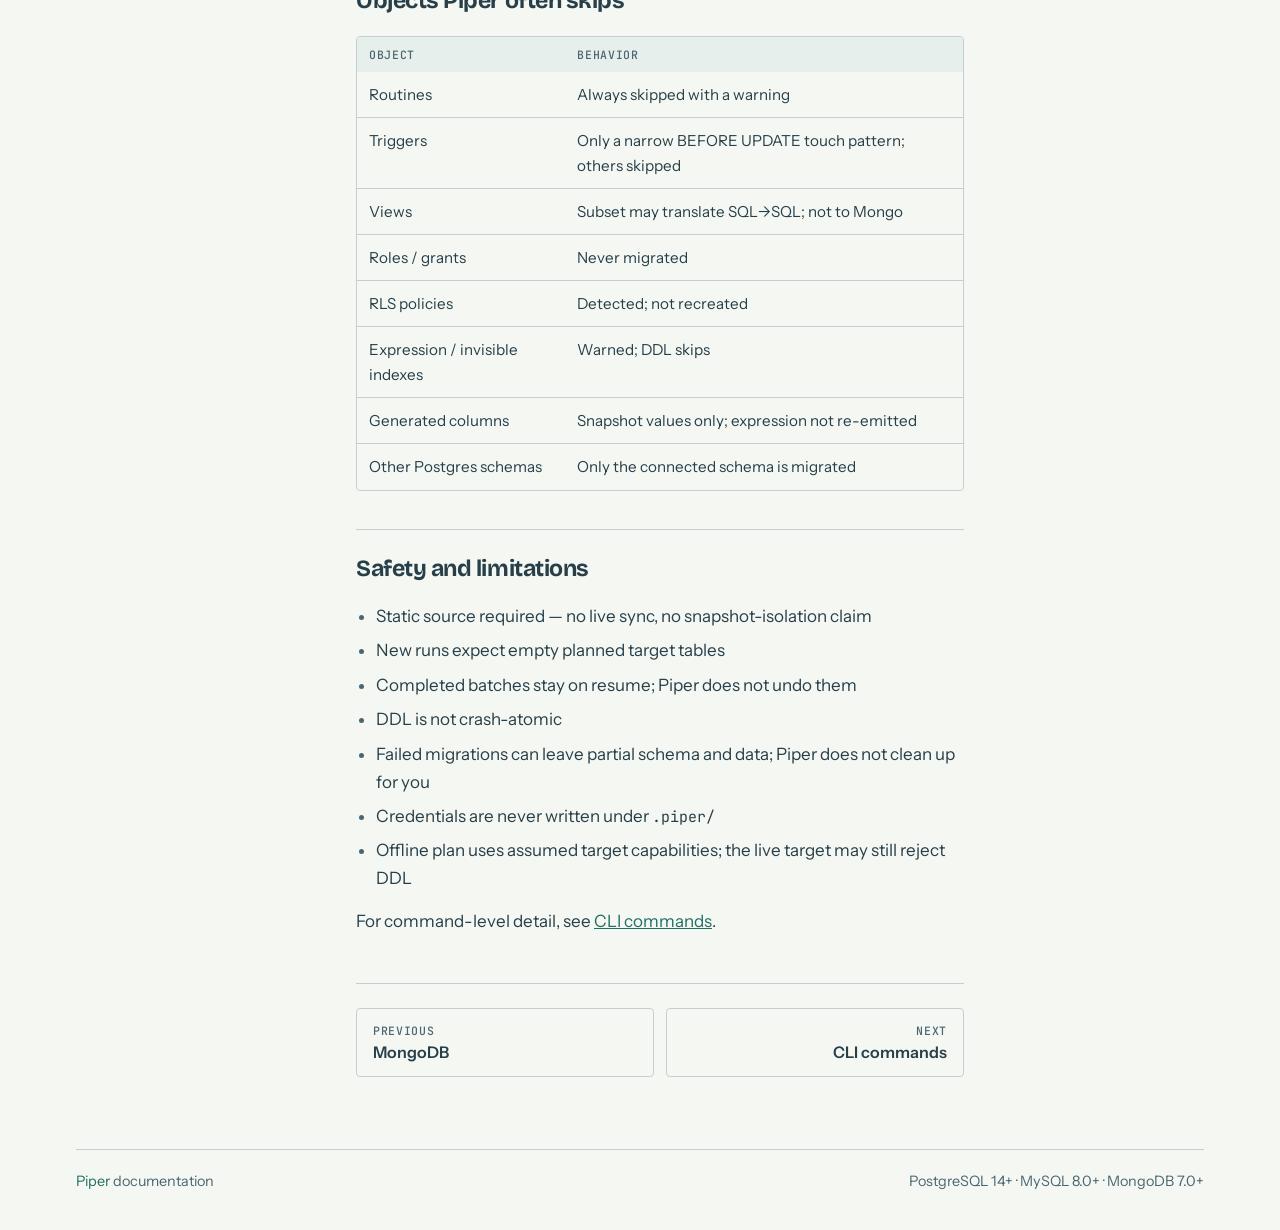
<file: docs/what-changes.html>
<!doctype html>
<html lang="en" data-docs-page="what-changes">
<head>
<meta charset="utf-8">
<meta name="viewport" content="width=device-width,initial-scale=1,viewport-fit=cover">
<title>What changes (and what doesn't) · Piper Docs</title>
<meta name="description" content="How Piper handles schema differences, type conversions, foreign keys, and safety limits.">
<link rel="canonical" href="https://piperbyadam.vercel.app/docs/what-changes.html">
<meta property="og:title" content="What changes (and what doesn't) · Piper Docs">
<meta property="og:description" content="How Piper handles schema differences, type conversions, foreign keys, and safety limits.">
<meta property="og:url" content="https://piperbyadam.vercel.app/docs/what-changes.html">
<meta property="og:type" content="website">
<meta property="og:image" content="https://piperbyadam.vercel.app/og.png">
<meta name="twitter:card" content="summary_large_image">
<meta name="twitter:title" content="What changes (and what doesn't) · Piper Docs">
<meta name="twitter:description" content="How Piper handles schema differences, type conversions, foreign keys, and safety limits.">
<meta name="twitter:image" content="https://piperbyadam.vercel.app/og.png">
<link rel="icon" href="/favicon.ico" sizes="any">
<link rel="icon" href="/favicon.png" type="image/png" sizes="48x48">
<link rel="icon" href="/favicon-32.png" type="image/png" sizes="32x32">
<link rel="apple-touch-icon" href="/apple-touch-icon.png">
<link rel="preconnect" href="https://fonts.googleapis.com">
<link rel="preconnect" href="https://fonts.gstatic.com" crossorigin>
<link rel="stylesheet" href="https://fonts.googleapis.com/css2?family=Bricolage+Grotesque:opsz,wght@12..96,500;12..96,700;12..96,800&family=Instrument+Sans:wght@400;500;600&family=JetBrains+Mono:wght@400;500;700&display=swap">
<link rel="stylesheet" href="assets/docs.css">
</head>
<body>
<div class="band-deep">
  <div class="wrap">
    <header class="docs-top">
      <a class="mark" href="../index.html" aria-label="Piper home">
        <img src="../logo.png" alt="" width="118" height="36" decoding="async">
      </a>
      <nav class="docs-nav" aria-label="Primary">
        <a class="hide-sm" href="../index.html">Home</a>
        <a href="index.html" aria-current="page">Docs</a>
        <div class="docs-search-wrap">
          <label class="visually-hidden" for="docs-search" style="position:absolute;left:-9999px">Search docs</label>
          <input id="docs-search" class="docs-search" type="search" placeholder="Search docs" autocomplete="off">
          <div id="docs-search-results" class="docs-search-results" hidden></div>
        </div>
        <a class="btn" href="../index.html#get">Get the binary</a>
      </nav>
    </header>
  </div>
</div>

<div id="docs-backdrop" class="docs-backdrop" hidden></div>

<div class="wrap">
  <div class="docs-menu-bar">
    <button type="button" class="docs-menu-btn" id="docs-menu-btn" aria-expanded="false" aria-controls="docs-sidebar">Menu</button>
  </div>
  <div class="docs-shell">
    <aside class="docs-sidebar" id="docs-sidebar" aria-label="Documentation">
      <nav class="docs-side-nav" id="docs-side-nav"></nav>
    </aside>
    <div class="docs-main">
      <p class="docs-crumb" id="docs-crumb"></p>
      <details class="docs-toc-mobile">
        <summary>On this page</summary>
        <nav id="docs-toc-mobile-nav"></nav>
      </details>
      <article class="docs-article">
<h1>What changes (and what doesn't)</h1>
<p class="docs-lede">Cross-dialect migration always rewrites something. Piper’s job is to make those rewrites visible before execute.</p>

<h2>Supported, best-effort, unsupported</h2>
<div class="docs-table-wrap">
<table class="docs-table">
  <thead><tr><th>Class</th><th>Meaning</th></tr></thead>
  <tbody>
    <tr><td>Supported</td><td>Migrated with a documented mapping (exact or transformed).</td></tr>
    <tr><td>Best-effort / lossy</td><td>Migrated with a warned degrade. <code>--strict-mode</code> blocks these.</td></tr>
    <tr><td>Unsupported</td><td>Skipped with a warning, or rejected. Not silently dropped when Piper can detect it.</td></tr>
  </tbody>
</table>
</div>

<h2>Types that often change shape</h2>
<ul>
  <li>Integer widths may widen</li>
  <li>UUID on MySQL is often emulated as <code>VARCHAR(36)</code></li>
  <li>PostgreSQL arrays toward MySQL may become JSON or delimited text</li>
  <li>JSON / JSONB collapse in the intermediate model; PostgreSQL targets use JSONB</li>
  <li>Float NaN/Inf toward MySQL become NULL and are counted in <code>loss-report.json</code></li>
  <li>Unbounded or oversized decimals toward Mongo may become float</li>
</ul>

<h2>CHECK constraints</h2>
<p>A simple CHECK that fits Piper’s closed PostgreSQL↔MySQL grammar is preserved. Anything outside that grammar — functions, casts, LIKE, subqueries, and every CHECK aimed at MongoDB — is skipped with <code>CHECK constraints will not be migrated</code>. Strict mode blocks skips.</p>

<h2>Relationships and foreign keys</h2>
<ul>
  <li>SQL→SQL: foreign keys are transformed; actions are preserved when safe</li>
  <li>Toward MongoDB: values only; not enforced</li>
  <li>Mongo→SQL guesses: blocked until <code>--confirm-relationship</code>; orphans cause a skip, not a rewrite</li>
  <li>FK cycles: default <code>--cycle-mode strict</code> fails the plan; use <code>defer_constraints</code> or <code>manual_break</code></li>
</ul>

<h2>Objects Piper often skips</h2>
<div class="docs-table-wrap">
<table class="docs-table">
  <thead><tr><th>Object</th><th>Behavior</th></tr></thead>
  <tbody>
    <tr><td>Routines</td><td>Always skipped with a warning</td></tr>
    <tr><td>Triggers</td><td>Only a narrow BEFORE UPDATE touch pattern; others skipped</td></tr>
    <tr><td>Views</td><td>Subset may translate SQL→SQL; not to Mongo</td></tr>
    <tr><td>Roles / grants</td><td>Never migrated</td></tr>
    <tr><td>RLS policies</td><td>Detected; not recreated</td></tr>
    <tr><td>Expression / invisible indexes</td><td>Warned; DDL skips</td></tr>
    <tr><td>Generated columns</td><td>Snapshot values only; expression not re-emitted</td></tr>
    <tr><td>Other Postgres schemas</td><td>Only the connected schema is migrated</td></tr>
  </tbody>
</table>
</div>

<h2>Safety and limitations</h2>
<ul>
  <li>Static source required — no live sync, no snapshot-isolation claim</li>
  <li>New runs expect empty planned target tables</li>
  <li>Completed batches stay on resume; Piper does not undo them</li>
  <li>DDL is not crash-atomic</li>
  <li>Failed migrations can leave partial schema and data; Piper does not clean up for you</li>
  <li>Credentials are never written under <code>.piper/</code></li>
  <li>Offline plan uses assumed target capabilities; the live target may still reject DDL</li>
</ul>
<p>For command-level detail, see <a href="commands.html">CLI commands</a>.</p>

      </article>
      <nav class="docs-pager" id="docs-pager" aria-label="Page"></nav>
    </div>
    <aside class="docs-toc" aria-label="On this page">
      <p class="docs-toc-title">On this page</p>
      <nav id="docs-toc-nav"></nav>
    </aside>
  </div>
  <footer class="docs-footer">
    <span><a href="../index.html">Piper</a> documentation</span>
    <span>PostgreSQL 14+ · MySQL 8.0+ · MongoDB 7.0+</span>
  </footer>
</div>
<script src="assets/docs.js" defer></script>
</body>
</html>
</file>
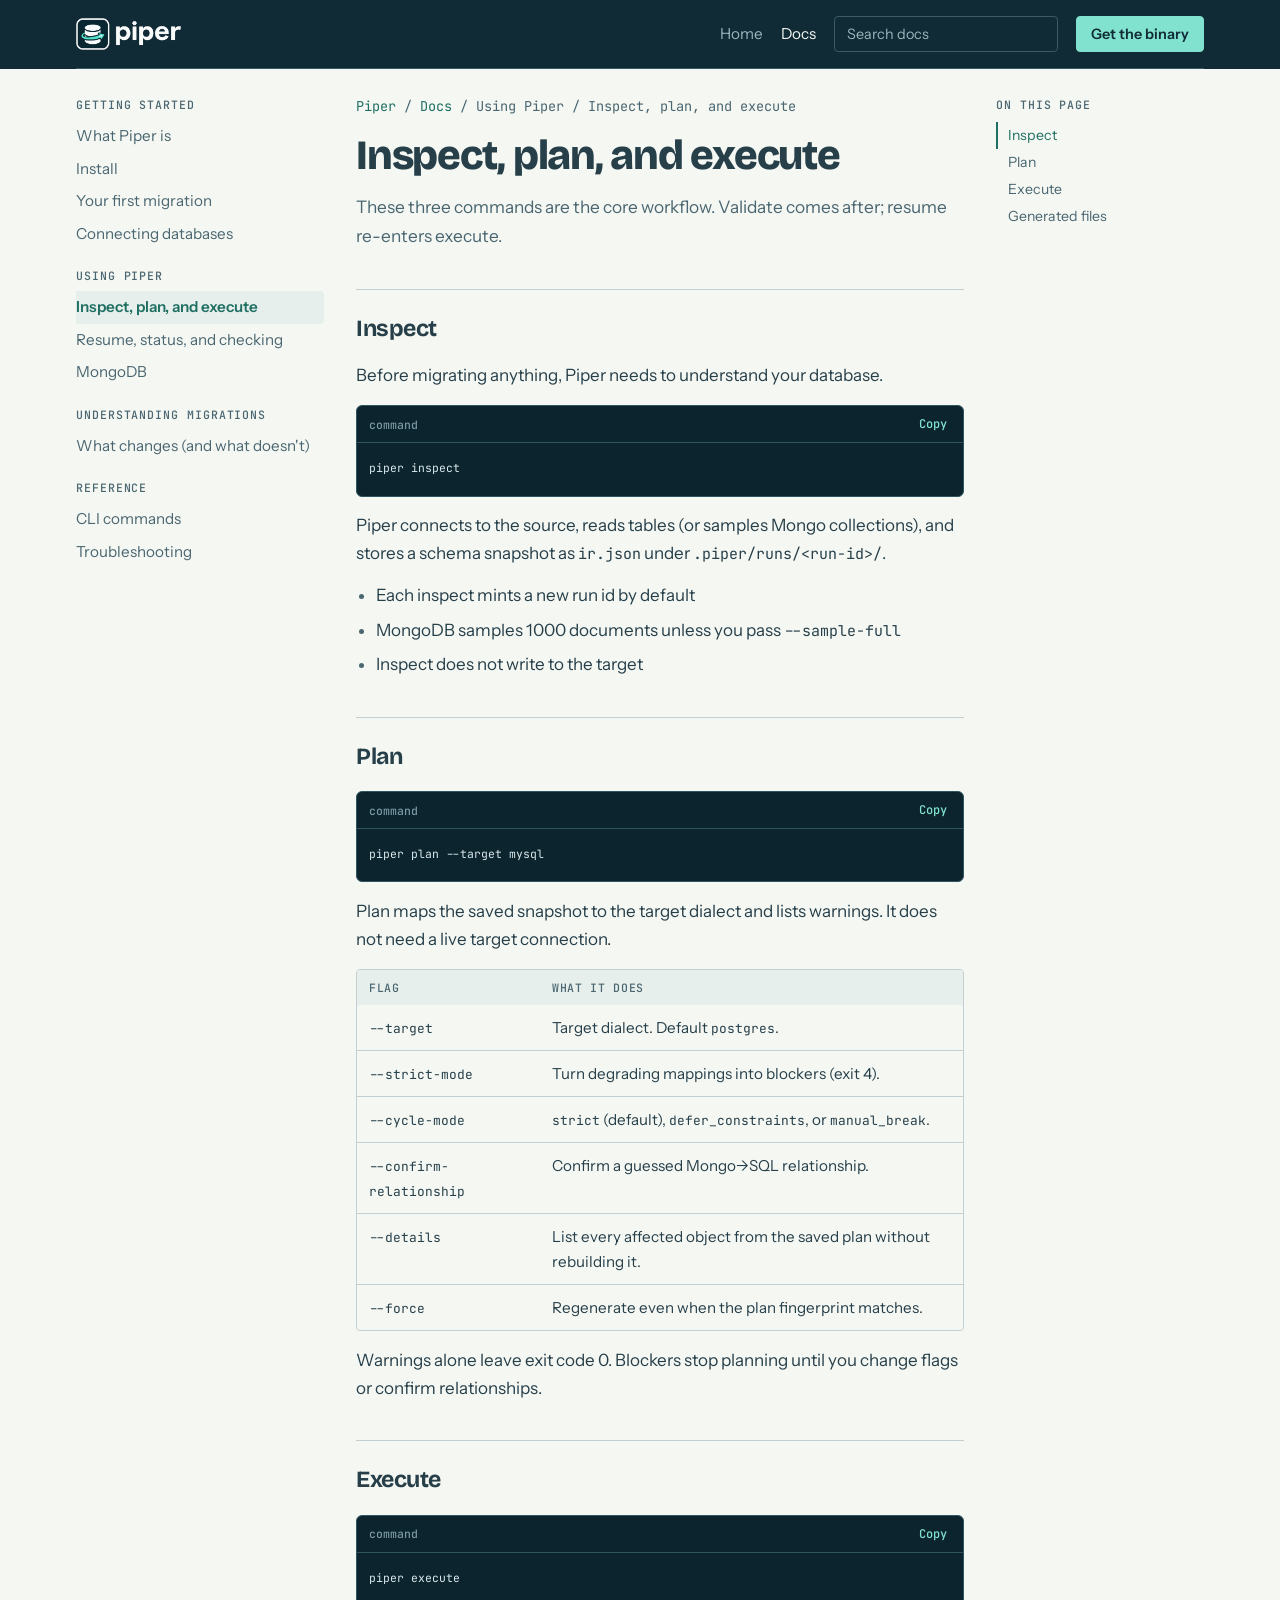
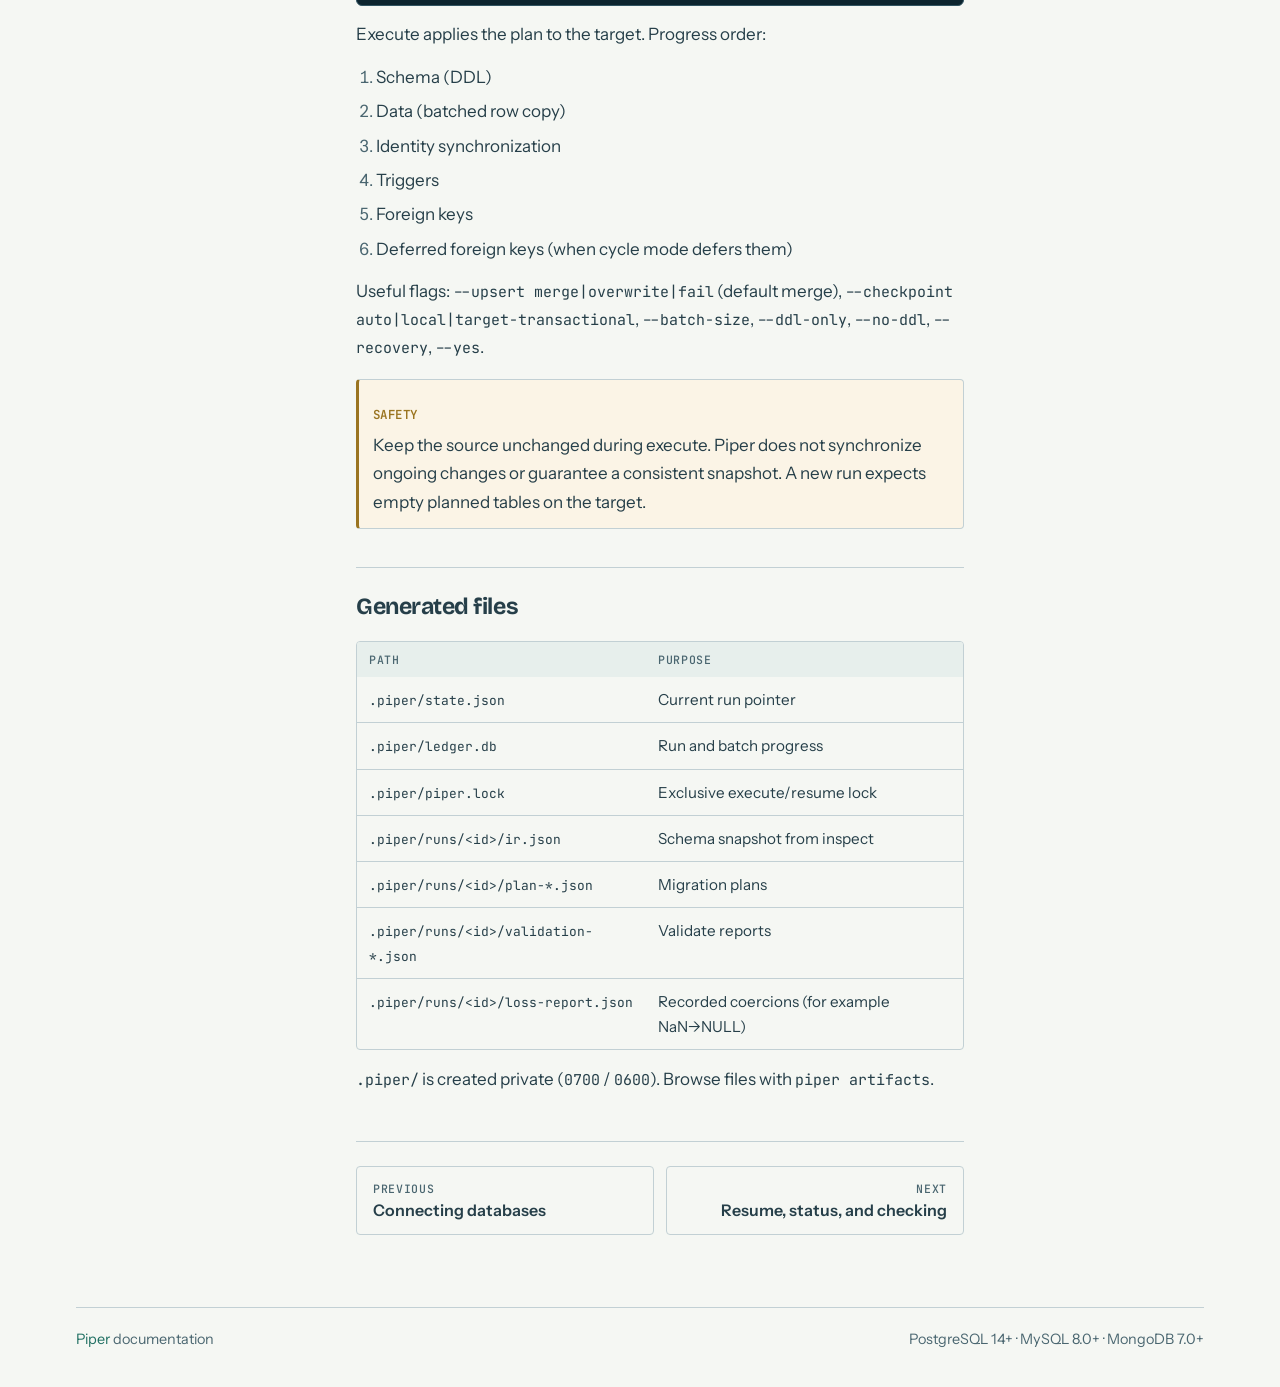
<file: docs/workflow.html>
<!doctype html>
<html lang="en" data-docs-page="workflow">
<head>
<meta charset="utf-8">
<meta name="viewport" content="width=device-width,initial-scale=1,viewport-fit=cover">
<title>Inspect, plan, and execute · Piper Docs</title>
<meta name="description" content="How Piper's inspect, plan, and execute steps work, and what they write.">
<link rel="canonical" href="https://piperbyadam.vercel.app/docs/workflow.html">
<meta property="og:title" content="Inspect, plan, and execute · Piper Docs">
<meta property="og:description" content="How Piper's inspect, plan, and execute steps work, and what they write.">
<meta property="og:url" content="https://piperbyadam.vercel.app/docs/workflow.html">
<meta property="og:type" content="website">
<meta property="og:image" content="https://piperbyadam.vercel.app/og.png">
<meta name="twitter:card" content="summary_large_image">
<meta name="twitter:title" content="Inspect, plan, and execute · Piper Docs">
<meta name="twitter:description" content="How Piper's inspect, plan, and execute steps work, and what they write.">
<meta name="twitter:image" content="https://piperbyadam.vercel.app/og.png">
<link rel="icon" href="/favicon.ico" sizes="any">
<link rel="icon" href="/favicon.png" type="image/png" sizes="48x48">
<link rel="icon" href="/favicon-32.png" type="image/png" sizes="32x32">
<link rel="apple-touch-icon" href="/apple-touch-icon.png">
<link rel="preconnect" href="https://fonts.googleapis.com">
<link rel="preconnect" href="https://fonts.gstatic.com" crossorigin>
<link rel="stylesheet" href="https://fonts.googleapis.com/css2?family=Bricolage+Grotesque:opsz,wght@12..96,500;12..96,700;12..96,800&family=Instrument+Sans:wght@400;500;600&family=JetBrains+Mono:wght@400;500;700&display=swap">
<link rel="stylesheet" href="assets/docs.css">
</head>
<body>
<div class="band-deep">
  <div class="wrap">
    <header class="docs-top">
      <a class="mark" href="../index.html" aria-label="Piper home">
        <img src="../logo.png" alt="" width="118" height="36" decoding="async">
      </a>
      <nav class="docs-nav" aria-label="Primary">
        <a class="hide-sm" href="../index.html">Home</a>
        <a href="index.html" aria-current="page">Docs</a>
        <div class="docs-search-wrap">
          <label class="visually-hidden" for="docs-search" style="position:absolute;left:-9999px">Search docs</label>
          <input id="docs-search" class="docs-search" type="search" placeholder="Search docs" autocomplete="off">
          <div id="docs-search-results" class="docs-search-results" hidden></div>
        </div>
        <a class="btn" href="../index.html#get">Get the binary</a>
      </nav>
    </header>
  </div>
</div>

<div id="docs-backdrop" class="docs-backdrop" hidden></div>

<div class="wrap">
  <div class="docs-menu-bar">
    <button type="button" class="docs-menu-btn" id="docs-menu-btn" aria-expanded="false" aria-controls="docs-sidebar">Menu</button>
  </div>
  <div class="docs-shell">
    <aside class="docs-sidebar" id="docs-sidebar" aria-label="Documentation">
      <nav class="docs-side-nav" id="docs-side-nav"></nav>
    </aside>
    <div class="docs-main">
      <p class="docs-crumb" id="docs-crumb"></p>
      <details class="docs-toc-mobile">
        <summary>On this page</summary>
        <nav id="docs-toc-mobile-nav"></nav>
      </details>
      <article class="docs-article">
<h1>Inspect, plan, and execute</h1>
<p class="docs-lede">These three commands are the core workflow. Validate comes after; resume re-enters execute.</p>

<h2>Inspect</h2>
<p>Before migrating anything, Piper needs to understand your database.</p>
<div class="docs-code">
  <div class="docs-code-bar"><span>command</span><button type="button" data-copy="piper inspect">Copy</button></div>
  <pre><code>piper inspect</code></pre>
</div>
<p>Piper connects to the source, reads tables (or samples Mongo collections), and stores a schema snapshot as <code>ir.json</code> under <code>.piper/runs/&lt;run-id&gt;/</code>.</p>
<ul>
  <li>Each inspect mints a new run id by default</li>
  <li>MongoDB samples 1000 documents unless you pass <code>--sample-full</code></li>
  <li>Inspect does not write to the target</li>
</ul>

<h2>Plan</h2>
<div class="docs-code">
  <div class="docs-code-bar"><span>command</span><button type="button" data-copy="piper plan --target mysql">Copy</button></div>
  <pre><code>piper plan --target mysql</code></pre>
</div>
<p>Plan maps the saved snapshot to the target dialect and lists warnings. It does not need a live target connection.</p>
<div class="docs-table-wrap">
<table class="docs-table">
  <thead><tr><th>Flag</th><th>What it does</th></tr></thead>
  <tbody>
    <tr><td><code>--target</code></td><td>Target dialect. Default <code>postgres</code>.</td></tr>
    <tr><td><code>--strict-mode</code></td><td>Turn degrading mappings into blockers (exit 4).</td></tr>
    <tr><td><code>--cycle-mode</code></td><td><code>strict</code> (default), <code>defer_constraints</code>, or <code>manual_break</code>.</td></tr>
    <tr><td><code>--confirm-relationship</code></td><td>Confirm a guessed Mongo→SQL relationship.</td></tr>
    <tr><td><code>--details</code></td><td>List every affected object from the saved plan without rebuilding it.</td></tr>
    <tr><td><code>--force</code></td><td>Regenerate even when the plan fingerprint matches.</td></tr>
  </tbody>
</table>
</div>
<p>Warnings alone leave exit code 0. Blockers stop planning until you change flags or confirm relationships.</p>

<h2>Execute</h2>
<div class="docs-code">
  <div class="docs-code-bar"><span>command</span><button type="button" data-copy="piper execute">Copy</button></div>
  <pre><code>piper execute</code></pre>
</div>
<p>Execute applies the plan to the target. Progress order:</p>
<ol>
  <li>Schema (DDL)</li>
  <li>Data (batched row copy)</li>
  <li>Identity synchronization</li>
  <li>Triggers</li>
  <li>Foreign keys</li>
  <li>Deferred foreign keys (when cycle mode defers them)</li>
</ol>
<p>Useful flags: <code>--upsert merge|overwrite|fail</code> (default merge), <code>--checkpoint auto|local|target-transactional</code>, <code>--batch-size</code>, <code>--ddl-only</code>, <code>--no-ddl</code>, <code>--recovery</code>, <code>--yes</code>.</p>

<div class="docs-warn">
  <p><strong>Safety</strong></p>
  <p>Keep the source unchanged during execute. Piper does not synchronize ongoing changes or guarantee a consistent snapshot. A new run expects empty planned tables on the target.</p>
</div>

<h2>Generated files</h2>
<div class="docs-table-wrap">
<table class="docs-table">
  <thead><tr><th>Path</th><th>Purpose</th></tr></thead>
  <tbody>
    <tr><td><code>.piper/state.json</code></td><td>Current run pointer</td></tr>
    <tr><td><code>.piper/ledger.db</code></td><td>Run and batch progress</td></tr>
    <tr><td><code>.piper/piper.lock</code></td><td>Exclusive execute/resume lock</td></tr>
    <tr><td><code>.piper/runs/&lt;id&gt;/ir.json</code></td><td>Schema snapshot from inspect</td></tr>
    <tr><td><code>.piper/runs/&lt;id&gt;/plan-*.json</code></td><td>Migration plans</td></tr>
    <tr><td><code>.piper/runs/&lt;id&gt;/validation-*.json</code></td><td>Validate reports</td></tr>
    <tr><td><code>.piper/runs/&lt;id&gt;/loss-report.json</code></td><td>Recorded coercions (for example NaN→NULL)</td></tr>
  </tbody>
</table>
</div>
<p><code>.piper/</code> is created private (<code>0700</code> / <code>0600</code>). Browse files with <code>piper artifacts</code>.</p>

      </article>
      <nav class="docs-pager" id="docs-pager" aria-label="Page"></nav>
    </div>
    <aside class="docs-toc" aria-label="On this page">
      <p class="docs-toc-title">On this page</p>
      <nav id="docs-toc-nav"></nav>
    </aside>
  </div>
  <footer class="docs-footer">
    <span><a href="../index.html">Piper</a> documentation</span>
    <span>PostgreSQL 14+ · MySQL 8.0+ · MongoDB 7.0+</span>
  </footer>
</div>
<script src="assets/docs.js" defer></script>
</body>
</html>
</file>
<file: docs/assets/docs.css>
/* Piper docs — same Deep Current tokens as the landing page. */
:root{
  --deep-ocean:#102B36;
  --sea-glass:#80E2CF;
  --ocean-slate:#315461;
  --porcelain:#F5F7F3;
  --slate-ink:#263F49;
  --soft-coral:#E88376;

  --bg:var(--porcelain);
  --bg2:#E7EFEC;
  --fg:var(--slate-ink);
  --muted:#4A6670;
  --line:#C2D0D4;
  --accent:var(--sea-glass);
  --accent-ink:var(--deep-ocean);
  --accent-text:#1F6F62;

  --okc:#1F7A5C;
  --widen:#9A7420;
  --info:#2E6F8C;

  --term-bg:#0C242E;
  --term-fg:#D8E8EC;
  --term-dim:#7A98A3;
  --term-line:var(--ocean-slate);

  --display:'Bricolage Grotesque','Arial Narrow',system-ui,sans-serif;
  --body:'Instrument Sans',system-ui,-apple-system,'Segoe UI',sans-serif;
  --mono:'JetBrains Mono',ui-monospace,'SFMono-Regular',Menlo,Consolas,monospace;
  --ease:background-color .15s ease,border-color .15s ease,color .15s ease,filter .15s ease;

  --docs-sidebar:15.5rem;
  --docs-toc:13rem;
  --docs-gap:2rem;
  --docs-max-read:42rem;
  --scroll-size:6px;
  --scroll-track:transparent;
  --scroll-thumb:#9BB4BC;
  --scroll-thumb-hover:var(--ocean-slate);
  color-scheme:light;
  box-sizing:border-box;
}

*{box-sizing:border-box;scrollbar-width:thin;scrollbar-color:var(--scroll-thumb) var(--scroll-track)}
*::-webkit-scrollbar{width:var(--scroll-size);height:var(--scroll-size)}
*::-webkit-scrollbar-track{background:var(--scroll-track)}
*::-webkit-scrollbar-thumb{background:var(--scroll-thumb);border-radius:999px;border:1px solid transparent;background-clip:padding-box}
*::-webkit-scrollbar-thumb:hover{background:var(--scroll-thumb-hover);border:1px solid transparent;background-clip:padding-box}
*::-webkit-scrollbar-corner{background:transparent}
html{scroll-behavior:smooth;scroll-padding-top:5rem}
body{
  margin:0;
  padding:0;
  background:var(--bg);
  color:var(--fg);
  font:400 1.0625rem/1.65 var(--body);
  -webkit-font-smoothing:antialiased;
}
img{max-width:100%}
a{color:inherit}
:focus-visible{outline:2px solid var(--accent-text);outline-offset:3px}
code,kbd{font-family:var(--mono);font-size:.88em}
p{margin:0}
h1,h2,h3,h4{font-family:var(--display);margin:0;text-wrap:balance;color:var(--fg)}

.band-deep{
  --bg:var(--deep-ocean);
  --fg:var(--porcelain);
  --muted:#9BB4BC;
  --line:#3A5A66;
  --accent:var(--sea-glass);
  --accent-text:var(--sea-glass);
  background:var(--deep-ocean);
  color:var(--fg);
  color-scheme:dark;
}
.band-deep :focus-visible{outline-color:var(--sea-glass)}

.wrap{
  max-width:1160px;
  margin:0 auto;
  padding-left:max(16px,env(safe-area-inset-left,0px));
  padding-right:max(16px,env(safe-area-inset-right,0px));
}

/* header */
.docs-top{
  display:flex;
  align-items:center;
  justify-content:space-between;
  gap:16px;
  padding-block:16px;
  border-bottom:1px solid var(--line);
}
.mark{display:inline-flex;align-items:center;text-decoration:none;line-height:0}
.mark img{height:32px;width:auto;display:block}
.docs-nav{display:flex;align-items:center;gap:18px;font-size:.95rem}
.docs-nav > a{text-decoration:none;color:var(--muted);transition:var(--ease)}
.docs-nav > a:hover,.docs-nav > a[aria-current="page"]{color:var(--fg)}
.docs-nav > .btn{
  display:inline-flex;align-items:center;gap:8px;
  padding:8px 14px;border:1px solid var(--accent);border-radius:4px;
  font:600 .9rem var(--body);text-decoration:none;
  color:var(--accent-ink);background:var(--accent);
}
.docs-nav > .btn:hover{filter:brightness(1.05)}

.docs-search-wrap{position:relative;min-width:0}
.docs-search{
  width:min(14rem,32vw);
  max-width:100%;
  padding:8px 12px;
  border:1px solid var(--line);
  border-radius:4px;
  background:transparent;
  color:var(--fg);
  font:400 .9rem var(--body);
}
.docs-search::placeholder{color:var(--muted)}
.docs-search-results{
  --fg:var(--slate-ink);
  --muted:#4A6670;
  --line:#C2D0D4;
  --bg2:#E7EFEC;
  position:absolute;
  top:calc(100% + 6px);
  right:0;
  width:min(22rem,90vw);
  max-height:20rem;
  overflow:auto;
  background:var(--porcelain);
  color:var(--slate-ink);
  border:1px solid var(--line);
  border-radius:4px;
  box-shadow:0 8px 24px rgba(16,43,54,.18);
  z-index:40;
  color-scheme:light;
}
.docs-search-results[hidden]{display:none!important}
.docs-search-results a{
  display:block;
  padding:10px 14px;
  text-decoration:none;
  border-bottom:1px solid var(--line);
  color:var(--slate-ink);
  line-height:1.35;
}
.docs-search-results a:last-child{border-bottom:0}
.docs-search-results a:hover,
.docs-search-results a:focus-visible{
  background:var(--bg2);
  color:var(--slate-ink);
}
.docs-search-results strong{
  display:block;
  font:600 .95rem/1.3 var(--body);
  color:var(--slate-ink);
}
.docs-search-results span{
  display:-webkit-box;
  -webkit-box-orient:vertical;
  -webkit-line-clamp:2;
  overflow:hidden;
  margin-top:2px;
  font-size:.85rem;
  line-height:1.35;
  color:var(--muted);
}
.docs-search-empty{padding:12px 14px;color:var(--muted);font-size:.9rem}

/* layout */
.docs-shell{
  display:grid;
  grid-template-columns:var(--docs-sidebar) minmax(0,1fr) var(--docs-toc);
  gap:var(--docs-gap);
  align-items:start;
  padding-block:28px 72px;
  min-width:0;
}
.docs-sidebar{
  position:sticky;
  top:1rem;
  max-height:calc(100vh - 2rem);
  overflow:auto;
  padding-bottom:1rem;
  min-width:0;
}
.docs-side-label{
  font:500 .72rem var(--mono);
  letter-spacing:.08em;
  text-transform:uppercase;
  color:var(--muted);
  margin:18px 0 8px;
}
.docs-side-label:first-child{margin-top:0}
.docs-side-nav a{
  display:block;
  padding:6px 10px;
  margin-left:-10px;
  border-radius:4px;
  text-decoration:none;
  color:var(--muted);
  font-size:.95rem;
  line-height:1.35;
}
.docs-side-nav a:hover{color:var(--fg);background:var(--bg2)}
.docs-side-nav a[aria-current="page"]{
  color:var(--accent-text);
  background:var(--bg2);
  font-weight:600;
}

.docs-main{min-width:0;max-width:var(--docs-max-read)}
.docs-crumb{
  font:400 .85rem var(--mono);
  color:var(--muted);
  margin-bottom:18px;
}
.docs-crumb a{color:var(--accent-text);text-decoration:none}
.docs-crumb a:hover{text-decoration:underline;text-underline-offset:3px}
.docs-main > article > h1{
  font-weight:800;
  font-size:clamp(1.9rem,3.5vw,2.6rem);
  line-height:1.1;
  letter-spacing:-.03em;
}
.docs-lede{
  margin-top:14px;
  color:var(--muted);
  font-size:1.08rem;
  max-width:38em;
}
.docs-main article h2{
  font-weight:700;
  font-size:1.45rem;
  letter-spacing:-.02em;
  margin-top:2.4rem;
  padding-top:1.2rem;
  border-top:1px solid var(--line);
}
.docs-main article h3{
  font-weight:700;
  font-size:1.15rem;
  margin-top:1.6rem;
}
.docs-main article p{margin-top:0.9rem;max-width:38em}
.docs-main article ul,.docs-main article ol{
  margin:0.9rem 0 0;
  padding-left:1.25rem;
  max-width:38em;
}
.docs-main article li{margin-top:0.4rem;color:var(--fg)}
.docs-main article li::marker{color:var(--muted)}
.docs-main article a{color:var(--accent-text)}
.docs-main article a:hover{text-decoration-thickness:2px}

.docs-toc{
  position:sticky;
  top:1rem;
  max-height:calc(100vh - 2rem);
  overflow:auto;
  min-width:0;
}
.docs-toc-title{
  font:500 .72rem var(--mono);
  letter-spacing:.08em;
  text-transform:uppercase;
  color:var(--muted);
  margin-bottom:10px;
}
.docs-toc nav a{
  display:block;
  padding:4px 0;
  text-decoration:none;
  color:var(--muted);
  font-size:.88rem;
  line-height:1.35;
  border-left:2px solid transparent;
  padding-left:10px;
}
.docs-toc nav a:hover{color:var(--fg)}
.docs-toc nav a[aria-current="true"]{
  color:var(--accent-text);
  border-left-color:var(--accent-text);
}
.docs-toc-mobile{display:none;margin:1rem 0 0}
.docs-toc-mobile summary{
  cursor:pointer;
  font:500 .85rem var(--mono);
  letter-spacing:.04em;
  text-transform:uppercase;
  color:var(--muted);
  list-style:none;
}
.docs-toc-mobile summary::-webkit-details-marker{display:none}
.docs-toc-mobile nav{margin-top:8px}

/* chrome controls */
.docs-menu-bar{display:none;padding-top:14px}
.docs-menu-btn{
  display:inline-flex;
  align-items:center;
  gap:8px;
  padding:8px 12px;
  border:1px solid var(--line);
  border-radius:4px;
  background:transparent;
  color:var(--fg);
  font:600 .9rem var(--body);
  cursor:pointer;
}
.docs-backdrop{
  display:none;
  position:fixed;
  inset:0;
  background:rgba(16,43,54,.4);
  z-index:30;
}
.docs-backdrop.is-open{display:block}
.docs-backdrop[hidden]{display:none!important}

/* code */
.docs-code{
  position:relative;
  margin-top:1rem;
  background:var(--term-bg);
  color:var(--term-fg);
  border:1px solid var(--term-line);
  border-radius:6px;
  overflow:hidden;
  min-width:0;
}
.docs-code-bar{
  display:flex;
  justify-content:space-between;
  align-items:center;
  gap:12px;
  padding:8px 12px;
  border-bottom:1px solid var(--term-line);
  color:var(--term-dim);
  font:500 .72rem var(--mono);
}
.docs-code-bar button{
  border:0;
  background:transparent;
  color:var(--sea-glass);
  font:500 .75rem var(--mono);
  cursor:pointer;
  padding:2px 4px;
}
.docs-code pre{
  margin:0;
  padding:14px 12px 16px;
  overflow-x:auto;
  font:400 .8125rem/1.7 var(--mono);
  white-space:pre;
  max-width:100%;
}
.docs-out{
  margin-top:.75rem;
  border:1px dashed var(--line);
  border-radius:6px;
  background:var(--bg2);
  overflow:hidden;
  min-width:0;
}
.docs-out-bar{
  padding:8px 12px;
  border-bottom:1px dashed var(--line);
  font:500 .72rem var(--mono);
  letter-spacing:.04em;
  text-transform:uppercase;
  color:var(--muted);
}
.docs-out pre{
  margin:0;
  padding:12px;
  overflow-x:auto;
  font:400 .8rem/1.65 var(--mono);
  color:var(--fg);
  white-space:pre;
}

/* callouts */
.docs-note,.docs-warn{
  margin-top:1.1rem;
  padding:12px 14px;
  border-radius:4px;
  border:1px solid var(--line);
  max-width:38em;
}
.docs-note{background:var(--bg2);border-left:3px solid var(--info)}
.docs-warn{background:#FBF4E6;border-left:3px solid var(--widen)}
.docs-note p,.docs-warn p{margin-top:0}
.docs-note p + p,.docs-warn p + p{margin-top:.5rem}
.docs-note strong,.docs-warn strong{
  display:block;
  font:600 .78rem var(--mono);
  letter-spacing:.04em;
  text-transform:uppercase;
  margin-bottom:4px;
}
.docs-warn strong{color:var(--widen)}
.docs-note strong{color:var(--info)}

/* tables */
.docs-table-wrap{
  margin-top:1rem;
  overflow-x:auto;
  border:1px solid var(--line);
  border-radius:4px;
  max-width:100%;
}
.docs-table{
  width:100%;
  border-collapse:collapse;
  font-size:.95rem;
  min-width:28rem;
}
.docs-table th,.docs-table td{
  padding:10px 12px;
  text-align:left;
  vertical-align:top;
  border-bottom:1px solid var(--line);
}
.docs-table tr:last-child th,.docs-table tr:last-child td{border-bottom:0}
.mx-key{white-space:nowrap}
.docs-table th{  font:500 .72rem var(--mono);
  letter-spacing:.06em;
  text-transform:uppercase;
  color:var(--muted);
  background:var(--bg2);
}
.docs-table td code{font-size:.85em}

/* steps */
.docs-steps{margin:1rem 0 0;padding:0;list-style:none;max-width:38em}
.docs-steps > li{
  display:grid;
  grid-template-columns:2rem 1fr;
  gap:10px;
  margin-top:1.2rem;
}
.docs-steps .n{
  font:700 1.2rem var(--display);
  color:var(--accent-text);
  line-height:1.2;
}
.docs-steps h3{margin-top:0;font-size:1.05rem}

/* prev/next */
.docs-pager{
  display:grid;
  grid-template-columns:1fr 1fr;
  gap:12px;
  margin-top:3rem;
  padding-top:1.5rem;
  border-top:1px solid var(--line);
}
.docs-pager a{
  display:block;
  padding:14px 16px;
  border:1px solid var(--line);
  border-radius:4px;
  text-decoration:none;
  min-width:0;
}
.docs-pager a:hover{background:var(--bg2)}
.docs-pager .dir{
  display:block;
  font:500 .72rem var(--mono);
  letter-spacing:.06em;
  text-transform:uppercase;
  color:var(--muted);
  margin-bottom:4px;
}
.docs-pager .title{
  display:block;
  font:600 1rem var(--body);
  color:var(--fg);
  overflow-wrap:anywhere;
}
.docs-pager .next{text-align:right}
.docs-pager .empty{visibility:hidden}

.docs-footer{
  border-top:1px solid var(--line);
  padding:20px 0 36px;
  color:var(--muted);
  font-size:.9rem;
  display:flex;
  flex-wrap:wrap;
  justify-content:space-between;
  gap:8px 16px;
}
.docs-footer a{color:var(--accent-text);text-decoration:none}
.docs-footer a:hover{text-decoration:underline;text-underline-offset:3px}

@media (max-width:1100px){
  .docs-shell{grid-template-columns:var(--docs-sidebar) minmax(0,1fr);gap:1.5rem}
  .docs-toc{display:none}
  .docs-toc-mobile{display:block}
}
@media (max-width:820px){
  .docs-shell{grid-template-columns:minmax(0,1fr);padding-block:16px 56px}
  .docs-menu-bar{display:block}
  .docs-sidebar{
    position:fixed;
    top:0;
    left:0;
    bottom:0;
    width:min(18rem,86vw);
    z-index:35;
    background:var(--bg);
    padding:20px 16px;
    border-right:1px solid var(--line);
    transform:translateX(-105%);
    transition:transform .2s ease;
    max-height:none;
  }
  .docs-sidebar.is-open{transform:translateX(0)}
  .docs-search{width:9.5rem}
  .docs-pager{grid-template-columns:1fr}
  .docs-pager .next{text-align:left}
  .docs-nav .hide-sm{display:none}
}
@media (prefers-reduced-motion:reduce){
  html{scroll-behavior:auto}
  .docs-sidebar{transition:none}
}
</file>
